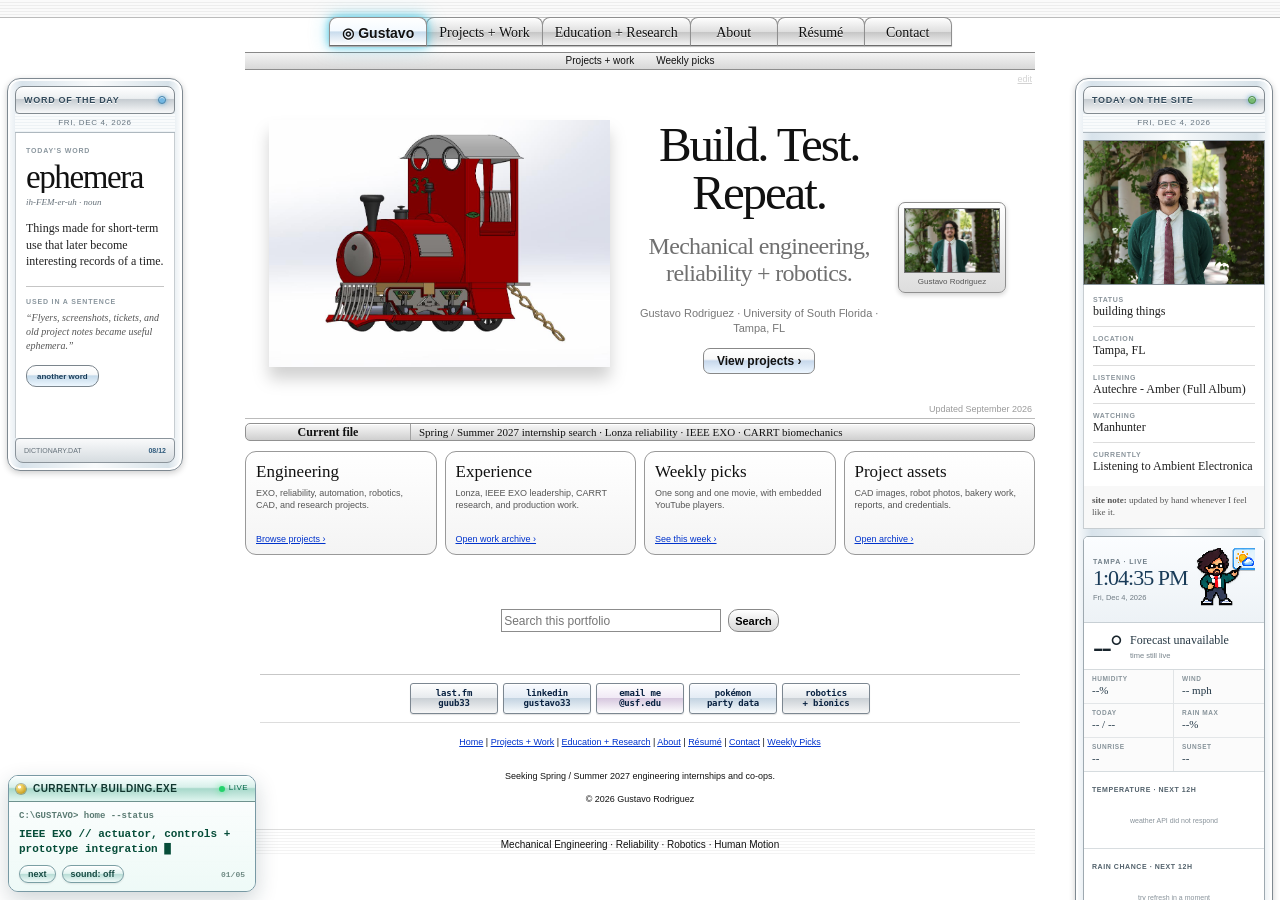
<file: index.html>
<!doctype html>
<html lang="en"><head><meta charset="utf-8"/><meta content="width=device-width,initial-scale=1" name="viewport"/><meta content="Gustavorodriguezpc" name="author"/><meta content="Gustavo Rodriguez mechanical engineering portfolio." name="description"/><title>Gustavo Rodriguez</title><link href="bootstrap.min.css" rel="stylesheet"/><link href="styles.css" rel="stylesheet"/></head><body data-page="home">
<aside aria-label="Word of the day" class="daily-dock left"><section class="daily-card"><div class="daily-titlebar"><span>WORD OF THE DAY</span><span class="daily-led"></span></div><div class="daily-date" data-daily-date=""></div><div class="daily-body"><div class="word-kicker">TODAY'S WORD</div><h2 class="daily-word" data-word=""></h2><div class="word-meta"><span data-pronunciation=""></span> · <span data-pos=""></span></div><p class="word-definition" data-definition=""></p><div class="word-rule"></div><div class="word-example-label">USED IN A SENTENCE</div><p class="word-example" data-example=""></p><button class="mini-aqua" data-next-word="" type="button">another word</button></div><div class="daily-status"><span>DICTIONARY.DAT</span><b data-word-index="">01/12</b></div></section></aside>
<aside aria-label="Today on Gustavo's site" class="daily-dock right"><section class="daily-card"><div class="daily-titlebar"><span>TODAY ON THE SITE</span><span class="daily-led alt"></span></div><div class="daily-date" data-daily-date=""></div><div class="site-photo"><img alt="Gustavo Rodriguez" id="sideHeadshot" src="gustavo-headshot-horizontal.webp"/></div><div class="site-lines"><div><small>STATUS</small><strong id="sideStatus">building things</strong></div><div><small>LOCATION</small><strong>Tampa, FL</strong></div><div><small>LISTENING</small><strong id="sideSong">Failure's "Stuck on You"</strong></div><div><small>WATCHING</small><strong id="sideMovie">This Battery Doesn't Need Lithium and It Just Hit Mass Production</strong></div><div><small>CURRENTLY</small><strong id="sideCurrent">EXO + reliability</strong></div></div><div class="site-note"><b>site note:</b> updated by hand whenever I feel like it.</div><div class="daily-status"><span>PERSONAL.HTML</span><b class="online-dot">ONLINE</b></div></section></aside>
<div class="top-lines"></div>
<div class="wrap">
<nav aria-label="Main pages" class="tabs"><a class="tab home active" href="index.html">◎ Gustavo</a><a class="tab" href="work.html">Work</a><a class="tab" href="education.html">Education</a><a class="tab" href="projects.html">Projects</a><a class="tab" href="about.html">About</a><a class="tab" href="resume.html">Résumé</a><a class="tab" href="contact.html">Contact</a></nav>
<nav aria-label="Utility pages" class="subnav"><a href="assets.html">Project Assets</a><a href="media.html">Weekly Picks</a></nav>
<main class="page-main">
<section class="hero" id="home"><div class="hero-grid"><div class="hero-image"><img alt="Gustavo Rodriguez steam locomotive CAD project" src="img-000.png"/></div><div class="hero-copy"><div class="hero-intro"><div class="hero-copy-text"><h1>Build. Test. Repeat.</h1><p class="dek">Mechanical engineering,<br/>reliability + robotics.</p><div class="small">Gustavo Rodriguez · University of South Florida · Tampa, FL</div><a class="cta" href="projects.html">View projects ›</a></div><div class="headshot-card"><img alt="Portrait of Gustavo Rodriguez" id="gustavoHeadshot" src="gustavo-headshot-horizontal.webp"/><small>Gustavo Rodriguez</small></div></div></div></div><div class="hero-date">Updated September 2026</div></section>
<div class="newsbar"><b>Current file</b><span id="newsStatus">Spring / Summer 2027 internship search · Lonza reliability · IEEE EXO · CARRT biomechanics</span></div>
<div class="quick-links">
<div class="quick-link"><h3>Engineering</h3><p>EXO, reliability, automation, robotics, CAD, and research projects.</p><a href="projects.html">Browse projects ›</a></div>
<div class="quick-link"><h3>Experience</h3><p>Lonza, IEEE EXO leadership, CARRT research, and production work.</p><a href="work.html">Open work archive ›</a></div>
<div class="quick-link"><h3>Weekly picks</h3><p>One song and one movie, with embedded YouTube players.</p><a href="media.html">See this week ›</a></div>
<div class="quick-link"><h3>Project assets</h3><p>CAD images, robot photos, bakery work, reports, and credentials.</p><a href="assets.html">Open archive ›</a></div>
</div>
</main>
<div class="search no-print"><input aria-label="Search portfolio" id="siteSearch" placeholder="Search this portfolio"/><button id="searchBtn" type="button">Search</button></div>
<div class="search-msg no-print" id="searchMsg"></div>
<footer class="footer"><div class="map"><a href="index.html">Home</a> | <a href="work.html">Work</a> | <a href="education.html">Education</a> | <a href="projects.html">Projects</a> | <a href="about.html">About</a> | <a href="resume.html">Résumé</a> | <a href="contact.html">Contact</a> | <a href="media.html">Weekly Picks</a> | <a href="assets.html">Assets</a></div><div>Seeking Spring / Summer 2027 engineering internships and co-ops.</div><div style="margin-top:7px">© 2026 Gustavo Rodriguez</div><div class="server">Mechanical Engineering · Reliability · Robotics · Human Motion</div></footer>
</div>
<script src="site-data.js"></script><script src="project-media.js"></script><script src="portfolio-content.js"></script><script src="content-editor.js"></script><script src="bootstrap.bundle.min.js"></script><script src="site.js"></script>
</body></html>
</file>
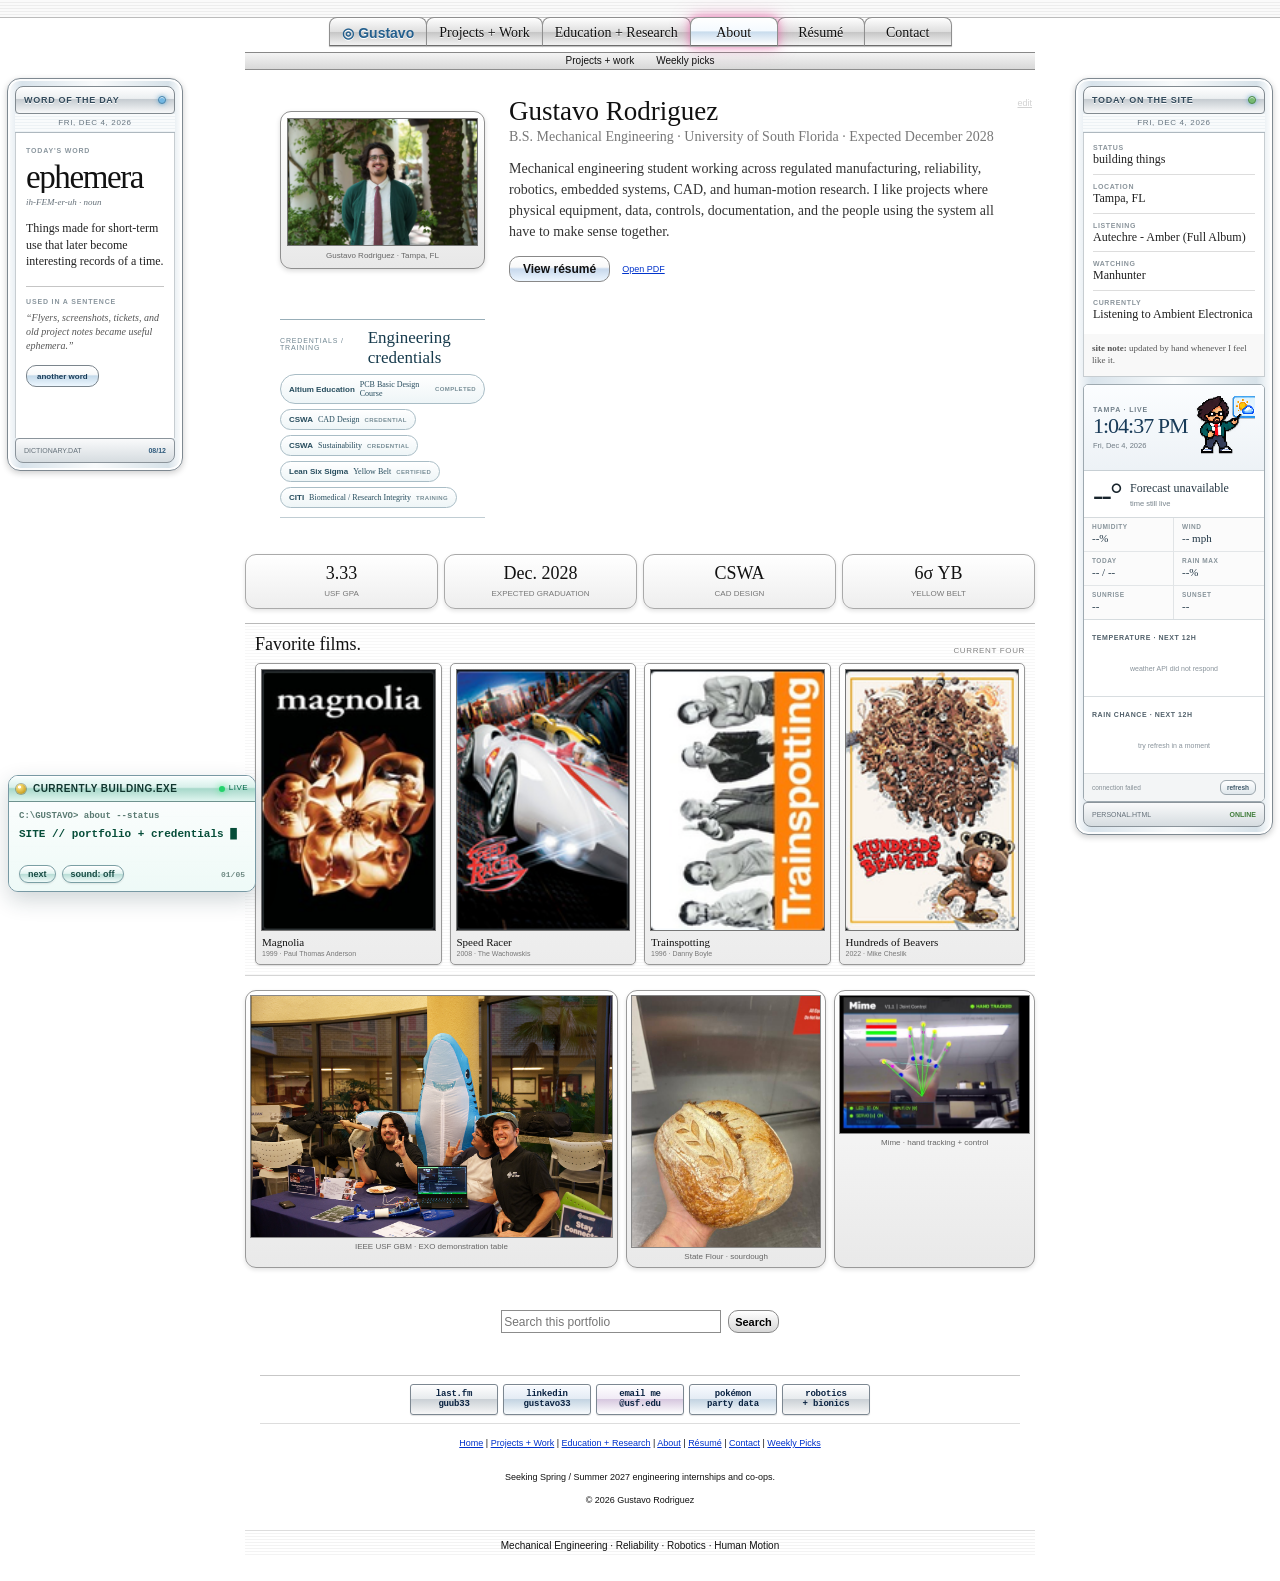
<file: about.html>
<!doctype html>
<html lang="en"><head><meta charset="utf-8"/><meta content="width=device-width,initial-scale=1" name="viewport"/><meta content="Gustavorodriguezpc" name="author"/><meta content="About Gustavo Rodriguez, mechanical engineering student at USF." name="description"/><title>About | Gustavo Rodriguez</title><link href="bootstrap.min.css" rel="stylesheet"/><link href="styles.css" rel="stylesheet"/></head><body data-page="about">
<aside aria-label="Word of the day" class="daily-dock left"><section class="daily-card"><div class="daily-titlebar"><span>WORD OF THE DAY</span><span class="daily-led"></span></div><div class="daily-date" data-daily-date=""></div><div class="daily-body"><div class="word-kicker">TODAY'S WORD</div><h2 class="daily-word" data-word=""></h2><div class="word-meta"><span data-pronunciation=""></span> · <span data-pos=""></span></div><p class="word-definition" data-definition=""></p><div class="word-rule"></div><div class="word-example-label">USED IN A SENTENCE</div><p class="word-example" data-example=""></p><button class="mini-aqua" data-next-word="" type="button">another word</button></div><div class="daily-status"><span>DICTIONARY.DAT</span><b data-word-index="">01/12</b></div></section></aside>
<aside aria-label="Today on Gustavo's site" class="daily-dock right"><section class="daily-card"><div class="daily-titlebar"><span>TODAY ON THE SITE</span><span class="daily-led alt"></span></div><div class="daily-date" data-daily-date=""></div><div class="site-photo"><img alt="Gustavo Rodriguez" id="sideHeadshot" src="gustavo-headshot-horizontal.webp"/></div><div class="site-lines"><div><small>STATUS</small><strong id="sideStatus">building things</strong></div><div><small>LOCATION</small><strong>Tampa, FL</strong></div><div><small>LISTENING</small><strong id="sideSong">Failure's "Stuck on You"</strong></div><div><small>WATCHING</small><strong id="sideMovie">This Battery Doesn't Need Lithium and It Just Hit Mass Production</strong></div><div><small>CURRENTLY</small><strong id="sideCurrent">EXO + reliability</strong></div></div><div class="site-note"><b>site note:</b> updated by hand whenever I feel like it.</div><div class="daily-status"><span>PERSONAL.HTML</span><b class="online-dot">ONLINE</b></div></section></aside>
<div class="top-lines"></div>
<div class="wrap">
<nav aria-label="Main pages" class="tabs"><a class="tab home" href="index.html">◎ Gustavo</a><a class="tab" href="work.html">Work</a><a class="tab" href="education.html">Education</a><a class="tab" href="projects.html">Projects</a><a class="tab active" href="about.html">About</a><a class="tab" href="resume.html">Résumé</a><a class="tab" href="contact.html">Contact</a></nav>
<nav aria-label="Utility pages" class="subnav"><a href="assets.html">Project Assets</a><a href="media.html">Weekly Picks</a></nav>
<main class="page-main">
<section class="about-wrap" id="about"><button class="about-edit" id="aboutEditBtn" title="Edit site" type="button">edit</button><div class="about-profile"><div class="about-photo-card"><img alt="Portrait of Gustavo Rodriguez" id="aboutHeadshot" src="gustavo-headshot-vertical.webp"/><div class="about-photo-caption">Gustavo Rodriguez · Tampa, FL</div></div><div class="about-profile-copy"><h2 class="section-title">Gustavo Rodriguez</h2><div class="section-sub">B.S. Mechanical Engineering · University of South Florida · Expected December 2028</div><p class="about-copy" id="aboutCopy">Mechanical engineering student working across regulated manufacturing, reliability, robotics, embedded systems, CAD, and human-motion research. I like projects where physical equipment, data, controls, documentation, and the people using the system all have to make sense together.</p><div class="about-actions-row"><a class="aqua-btn" href="resume.html">View résumé</a><a class="about-text-link" href="Gustavo_Rodriguez_IEEE.pdf" target="_blank" rel="noopener">Open PDF</a></div></div></div><div class="about-stats"><div class="stat"><strong>3.33</strong><small>USF GPA</small></div><div class="stat"><strong>Dec. 2028</strong><small>Expected graduation</small></div><div class="stat"><strong>CSWA</strong><small>CAD Design</small></div><div class="stat"><strong>6σ YB</strong><small>Yellow Belt</small></div></div><div class="about-photo-grid" aria-label="Featured snapshots and projects"><a class="snapshot-link wide gallery-launch" href="#" data-gallery-open="gbm"><figure class="about-snapshot wide"><img src="gbm-gbm-exo-table.png" alt="Gustavo Rodriguez and IEEE USF members at the EXO demonstration table during a GBM"/><figcaption>IEEE USF GBM · EXO demonstration table</figcaption></figure></a><a class="snapshot-link gallery-launch" href="#" data-gallery-open="bakery"><figure class="about-snapshot"><img src="sourdoughstateflour.jpg" alt="Sourdough loaf baked by Gustavo Rodriguez"/><figcaption>State Flour · sourdough</figcaption></figure></a><a class="snapshot-link gallery-launch" href="#" data-gallery-open="mime"><figure class="about-snapshot"><img src="mime-mime-open-hand.png" alt="Mime hand tracking interface with MediaPipe finger landmarks"/><figcaption>Mime · hand tracking + control</figcaption></figure></a></div></section>

<section class="achievement-cabinet aqua-window" id="achievementCabinet" aria-labelledby="achievementCabinetTitle">
  <div class="achievement-titlebar"><span id="achievementCabinetTitle">ACHIEVEMENT CABINET</span><span class="achievement-led" aria-hidden="true"></span></div>
  <div class="achievement-grid">
    <a class="achievement-badge" href="cswa-cad-design.pdf" target="_blank" rel="noopener"><span class="achievement-medal">CAD</span><strong>CSWA CAD Design</strong><small>SolidWorks credential</small></a>
    <a class="achievement-badge" href="cswa-sustainability.pdf" target="_blank" rel="noopener"><span class="achievement-medal">SUS</span><strong>CSWA Sustainability</strong><small>Design + sustainability</small></a>
    <div class="achievement-badge"><span class="achievement-medal">6σ</span><strong>Six Sigma Yellow Belt</strong><small>Continuous improvement</small></div>
    <a class="achievement-badge" href="electronics-foundations.pdf" target="_blank" rel="noopener"><span class="achievement-medal">EE</span><strong>Electronics Foundations</strong><small>Fundamentals</small></a>
    <a class="achievement-badge" href="citi-research-integrity.pdf" target="_blank" rel="noopener"><span class="achievement-medal">RCR</span><strong>Research Integrity</strong><small>CITI training</small></a>
    <a class="achievement-badge" href="citi-biomedical-investigators.pdf" target="_blank" rel="noopener"><span class="achievement-medal">BIO</span><strong>Biomedical Research</strong><small>CITI training</small></a>
  </div>
</section>

</main>
<div class="search no-print"><input aria-label="Search portfolio" id="siteSearch" placeholder="Search this portfolio"/><button id="searchBtn" type="button">Search</button></div>
<div class="search-msg no-print" id="searchMsg"></div>
<footer class="footer"><div class="map"><a href="index.html">Home</a> | <a href="work.html">Work</a> | <a href="education.html">Education</a> | <a href="projects.html">Projects</a> | <a href="about.html">About</a> | <a href="resume.html">Résumé</a> | <a href="contact.html">Contact</a> | <a href="media.html">Weekly Picks</a> | <a href="assets.html">Assets</a></div><div>Seeking Spring / Summer 2027 engineering internships and co-ops.</div><div style="margin-top:7px">© 2026 Gustavo Rodriguez</div><div class="server">Mechanical Engineering · Reliability · Robotics · Human Motion</div></footer>
</div>
<div aria-hidden="true" class="modal" id="editorModal"><div class="panel"><div class="panel-title">Personal Site Editor</div><div class="panel-body">
<div class="formgrid"><fieldset><legend>About + status</legend>
<label for="aboutInput">About copy</label><textarea id="aboutInput"></textarea>
<label for="statusInput">Side status</label><input id="statusInput" type="text"/>
<label for="currentInput">Currently</label><input id="currentInput" type="text"/>
<label for="headshotInput">Headshot image URL or local path</label><input id="headshotInput" type="text"/>
</fieldset><fieldset><legend>Weekly media</legend>
<label for="songUrl">Song YouTube URL</label><input id="songUrl" type="text"/>
<label for="songTitleInput">Song title</label><input id="songTitleInput" type="text"/>
<label for="songNoteInput">Song note</label><textarea id="songNoteInput"></textarea>
<label for="movieUrl">Movie YouTube URL</label><input id="movieUrl" type="text"/>
<label for="movieTitleInput">Movie title</label><input id="movieTitleInput" type="text"/>
<label for="movieNoteInput">Movie note</label><textarea id="movieNoteInput"></textarea>
</fieldset></div>
<div class="editor-note">Save updates this browser across every page. “Download site-data.js” creates the one file to replace in the GitHub folder when you want the edits to become permanent.</div>
<div class="panel-actions"><button class="aqua-btn" id="closeEditor" type="button">Cancel</button><button class="aqua-btn" id="resetEditor" type="button">Reset</button><button class="aqua-btn" id="saveEditor" type="button">Save</button><button class="aqua-btn" id="downloadEditor" type="button">Download site-data.js</button></div>
</div></div></div>
<script src="site-data.js"></script><script src="project-media.js"></script><script src="portfolio-content.js"></script><script src="content-editor.js"></script><script src="bootstrap.bundle.min.js"></script><script src="site.js"></script>
</body></html>
</file>
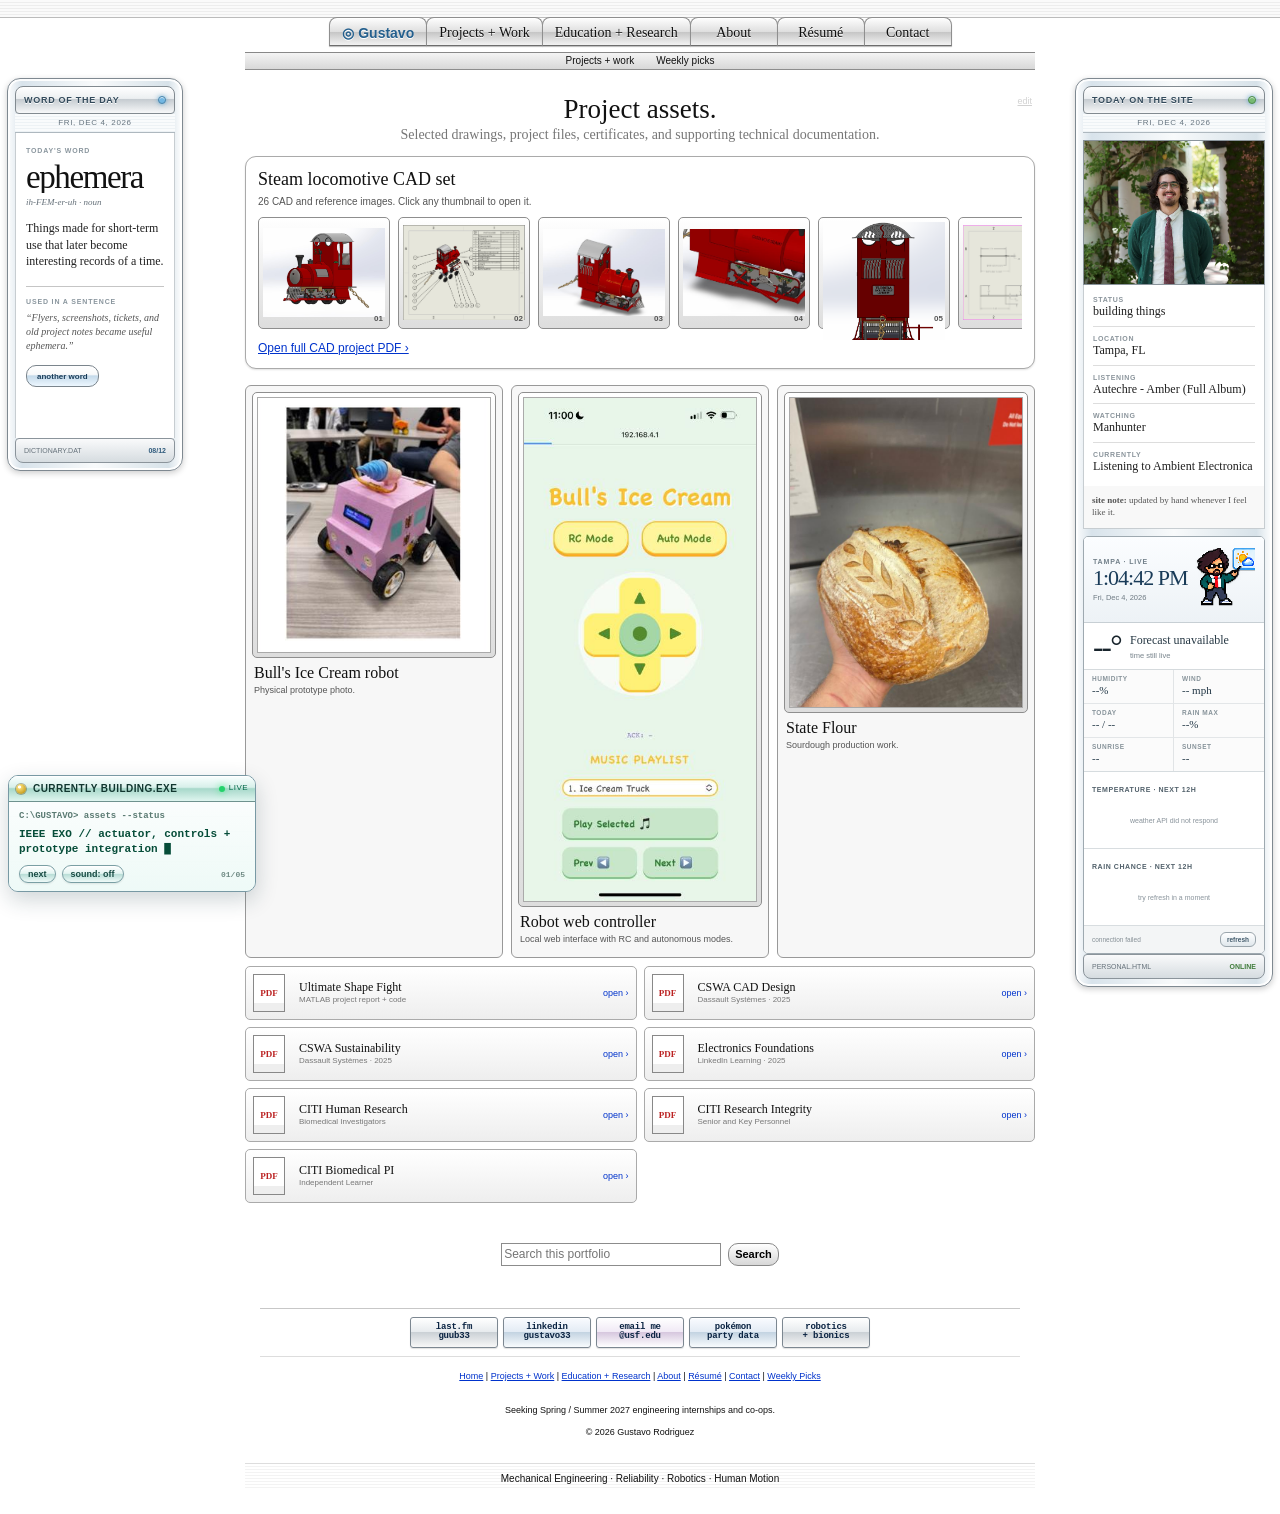
<file: assets.html>
<!DOCTYPE html>

<html lang="en"><head><meta charset="utf-8"/><meta content="width=device-width,initial-scale=1" name="viewport"/><meta content="Gustavorodriguezpc" name="author"/><meta content="Project assets, CAD images, reports, and credentials for Gustavo Rodriguez." name="description"/><title>Assets | Gustavo Rodriguez</title><link href="bootstrap.min.css" rel="stylesheet"/><link href="styles.css" rel="stylesheet"/></head><body data-page="assets">
<aside aria-label="Word of the day" class="daily-dock left"><section class="daily-card"><div class="daily-titlebar"><span>WORD OF THE DAY</span><span class="daily-led"></span></div><div class="daily-date" data-daily-date=""></div><div class="daily-body"><div class="word-kicker">TODAY'S WORD</div><h2 class="daily-word" data-word=""></h2><div class="word-meta"><span data-pronunciation=""></span> · <span data-pos=""></span></div><p class="word-definition" data-definition=""></p><div class="word-rule"></div><div class="word-example-label">USED IN A SENTENCE</div><p class="word-example" data-example=""></p><button class="mini-aqua" data-next-word="" type="button">another word</button></div><div class="daily-status"><span>DICTIONARY.DAT</span><b data-word-index="">01/12</b></div></section></aside>
<aside aria-label="Today on Gustavo's site" class="daily-dock right"><section class="daily-card"><div class="daily-titlebar"><span>TODAY ON THE SITE</span><span class="daily-led alt"></span></div><div class="daily-date" data-daily-date=""></div><div class="site-photo"><img alt="Gustavo Rodriguez" id="sideHeadshot" src="gustavo-headshot-horizontal.webp"/></div><div class="site-lines"><div><small>STATUS</small><strong id="sideStatus">building things</strong></div><div><small>LOCATION</small><strong>Tampa, FL</strong></div><div><small>LISTENING</small><strong id="sideSong">Failure's "Stuck on You"</strong></div><div><small>WATCHING</small><strong id="sideMovie">This Battery Doesn't Need Lithium and It Just Hit Mass Production</strong></div><div><small>CURRENTLY</small><strong id="sideCurrent">EXO + reliability</strong></div></div><div class="site-note"><b>site note:</b> updated by hand whenever I feel like it.</div><div class="daily-status"><span>PERSONAL.HTML</span><b class="online-dot">ONLINE</b></div></section></aside>
<div class="top-lines"></div>
<div class="wrap">
<nav aria-label="Main pages" class="tabs"><a class="tab home" href="index.html">◎ Gustavo</a><a class="tab" href="work.html">Work</a><a class="tab" href="education.html">Education</a><a class="tab" href="projects.html">Projects</a><a class="tab" href="about.html">About</a><a class="tab" href="resume.html">Résumé</a><a class="tab" href="contact.html">Contact</a></nav>
<nav aria-label="Utility pages" class="subnav"><a class="active" href="assets.html">Project Assets</a><a href="media.html">Weekly Picks</a></nav>
<main class="page-main">
<section id="assets"><h2 class="section-title">Project assets.</h2><div class="section-sub">Selected drawings, project files, certificates, and supporting technical documentation.</div><div class="section-box"><h3 style="font:18px Georgia,serif;font-weight:normal;margin:0 0 5px">Steam locomotive CAD set</h3><p style="font-size:10px;color:#555;margin:0">31 CAD and reference images. Click any thumbnail to open it.</p><div class="asset-strip"><button aria-label="Open CAD asset 1" class="asset-thumb" data-lightbox="img-000.png" type="button"><img alt="Steam locomotive CAD asset 1" loading="lazy" src="img-000.png"/><span>01</span></button>
<button aria-label="Open CAD asset 2" class="asset-thumb" data-lightbox="img-001.png" type="button"><img alt="Steam locomotive CAD asset 2" loading="lazy" src="img-001.png"/><span>02</span></button>
<button aria-label="Open CAD asset 3" class="asset-thumb" data-lightbox="img-002.png" type="button"><img alt="Steam locomotive CAD asset 3" loading="lazy" src="img-002.png"/><span>03</span></button>
<button aria-label="Open CAD asset 4" class="asset-thumb" data-lightbox="img-003.png" type="button"><img alt="Steam locomotive CAD asset 4" loading="lazy" src="img-003.png"/><span>04</span></button>
<button aria-label="Open CAD asset 5" class="asset-thumb" data-lightbox="img-004.png" type="button"><img alt="Steam locomotive CAD asset 5" loading="lazy" src="img-004.png"/><span>05</span></button>
<button aria-label="Open CAD asset 6" class="asset-thumb" data-lightbox="img-005.png" type="button"><img alt="Steam locomotive CAD asset 6" loading="lazy" src="img-005.png"/><span>06</span></button>
<button aria-label="Open CAD asset 7" class="asset-thumb" data-lightbox="img-006.png" type="button"><img alt="Steam locomotive CAD asset 7" loading="lazy" src="img-006.png"/><span>07</span></button>
<button aria-label="Open CAD asset 8" class="asset-thumb" data-lightbox="img-007.png" type="button"><img alt="Steam locomotive CAD asset 8" loading="lazy" src="img-007.png"/><span>08</span></button>
<button aria-label="Open CAD asset 9" class="asset-thumb" data-lightbox="img-008.png" type="button"><img alt="Steam locomotive CAD asset 9" loading="lazy" src="img-008.png"/><span>09</span></button>
<button aria-label="Open CAD asset 10" class="asset-thumb" data-lightbox="img-009.png" type="button"><img alt="Steam locomotive CAD asset 10" loading="lazy" src="img-009.png"/><span>10</span></button>
<button aria-label="Open CAD asset 11" class="asset-thumb" data-lightbox="img-010.png" type="button"><img alt="Steam locomotive CAD asset 11" loading="lazy" src="img-010.png"/><span>11</span></button>
<button aria-label="Open CAD asset 12" class="asset-thumb" data-lightbox="img-011.png" type="button"><img alt="Steam locomotive CAD asset 12" loading="lazy" src="img-011.png"/><span>12</span></button>
<button aria-label="Open CAD asset 13" class="asset-thumb" data-lightbox="img-012.png" type="button"><img alt="Steam locomotive CAD asset 13" loading="lazy" src="img-012.png"/><span>13</span></button>
<button aria-label="Open CAD asset 14" class="asset-thumb" data-lightbox="img-013.png" type="button"><img alt="Steam locomotive CAD asset 14" loading="lazy" src="img-013.png"/><span>14</span></button>
<button aria-label="Open CAD asset 15" class="asset-thumb" data-lightbox="img-014.png" type="button"><img alt="Steam locomotive CAD asset 15" loading="lazy" src="img-014.png"/><span>15</span></button>
<button aria-label="Open CAD asset 16" class="asset-thumb" data-lightbox="img-015.png" type="button"><img alt="Steam locomotive CAD asset 16" loading="lazy" src="img-015.png"/><span>16</span></button>
<button aria-label="Open CAD asset 17" class="asset-thumb" data-lightbox="img-016.png" type="button"><img alt="Steam locomotive CAD asset 17" loading="lazy" src="img-016.png"/><span>17</span></button>
<button aria-label="Open CAD asset 18" class="asset-thumb" data-lightbox="img-017.png" type="button"><img alt="Steam locomotive CAD asset 18" loading="lazy" src="img-017.png"/><span>18</span></button>
<button aria-label="Open CAD asset 19" class="asset-thumb" data-lightbox="img-018.png" type="button"><img alt="Steam locomotive CAD asset 19" loading="lazy" src="img-018.png"/><span>19</span></button>
<button aria-label="Open CAD asset 20" class="asset-thumb" data-lightbox="img-019.png" type="button"><img alt="Steam locomotive CAD asset 20" loading="lazy" src="img-019.png"/><span>20</span></button>
<button aria-label="Open CAD asset 21" class="asset-thumb" data-lightbox="img-020.png" type="button"><img alt="Steam locomotive CAD asset 21" loading="lazy" src="img-020.png"/><span>21</span></button>

<button aria-label="Open CAD asset 23" class="asset-thumb" data-lightbox="img-022.png" type="button"><img alt="Steam locomotive CAD asset 23" loading="lazy" src="img-022.png"/><span>23</span></button>
<button aria-label="Open CAD asset 24" class="asset-thumb" data-lightbox="img-023.png" type="button"><img alt="Steam locomotive CAD asset 24" loading="lazy" src="img-023.png"/><span>24</span></button>
<button aria-label="Open CAD asset 25" class="asset-thumb" data-lightbox="img-024.png" type="button"><img alt="Steam locomotive CAD asset 25" loading="lazy" src="img-024.png"/><span>25</span></button>





</div><a href="steam-locomotive-cad-project.pdf" rel="noopener" target="_blank">Open full CAD project PDF ›</a></div><div class="project-assets"><article class="asset-card"><button class="asset-thumb" data-lightbox="bullsicecream.png" style="width:100%;height:auto" type="button"><img alt="Bull's Ice Cream robot" loading="lazy" src="bullsicecream.png"/></button><h3>Bull's Ice Cream robot</h3><p>Physical prototype photo.</p></article><article class="asset-card"><button class="asset-thumb" data-lightbox="webhostbullsicecream.jpg" style="width:100%;height:auto" type="button"><img alt="Bull's Ice Cream web controller" loading="lazy" src="webhostbullsicecream.jpg"/></button><h3>Robot web controller</h3><p>Local web interface with RC and autonomous modes.</p></article><article class="asset-card"><button class="asset-thumb" data-lightbox="sourdoughstateflour.jpg" style="width:100%;height:auto" type="button"><img alt="Sourdough loaf from State Flour Bakery" loading="lazy" src="sourdoughstateflour.jpg"/></button><h3>State Flour</h3><p>Sourdough production work.</p></article></div><div class="doc-grid"><a class="doc" href="ultimate-shape-fight.pdf" target="_blank"><span class="doc-icon">PDF</span><span><b>Ultimate Shape Fight</b><small>MATLAB project report + code</small></span><em>open ›</em></a><a class="doc" href="cswa-cad-design.pdf" target="_blank"><span class="doc-icon">PDF</span><span><b>CSWA CAD Design</b><small>Dassault Systèmes · 2025</small></span><em>open ›</em></a><a class="doc" href="cswa-sustainability.pdf" target="_blank"><span class="doc-icon">PDF</span><span><b>CSWA Sustainability</b><small>Dassault Systèmes · 2025</small></span><em>open ›</em></a><a class="doc" href="electronics-foundations.pdf" target="_blank"><span class="doc-icon">PDF</span><span><b>Electronics Foundations</b><small>LinkedIn Learning · 2025</small></span><em>open ›</em></a><a class="doc" href="citi-biomedical-investigators.pdf" target="_blank"><span class="doc-icon">PDF</span><span><b>CITI Human Research</b><small>Biomedical Investigators</small></span><em>open ›</em></a><a class="doc" href="citi-research-integrity.pdf" target="_blank"><span class="doc-icon">PDF</span><span><b>CITI Research Integrity</b><small>Senior and Key Personnel</small></span><em>open ›</em></a><a class="doc" href="citi-biomedical-pi.pdf" target="_blank"><span class="doc-icon">PDF</span><span><b>CITI Biomedical PI</b><small>Independent Learner</small></span><em>open ›</em></a></div></section>
</main>
<div class="search no-print"><input aria-label="Search portfolio" id="siteSearch" placeholder="Search this portfolio"/><button id="searchBtn" type="button">Search</button></div>
<div class="search-msg no-print" id="searchMsg"></div>
<footer class="footer"><div class="map"><a href="index.html">Home</a> | <a href="work.html">Work</a> | <a href="education.html">Education</a> | <a href="projects.html">Projects</a> | <a href="about.html">About</a> | <a href="resume.html">Résumé</a> | <a href="contact.html">Contact</a> | <a href="media.html">Weekly Picks</a> | <a href="assets.html">Assets</a></div><div>Seeking Spring / Summer 2027 engineering internships and co-ops.</div><div style="margin-top:7px">© 2026 Gustavo Rodriguez</div><div class="server">Mechanical Engineering · Reliability · Robotics · Human Motion</div></footer>
</div>
<div aria-hidden="true" class="lightbox" id="lightbox"><div class="lightbox-inner"><img alt="Expanded project asset" id="lightboxImg"/><button class="aqua-btn lightbox-close" id="lightboxClose" type="button">Close</button></div></div>
<script src="site-data.js"></script><script src="project-media.js"></script><script src="portfolio-content.js"></script><script src="content-editor.js"></script><script src="bootstrap.bundle.min.js"></script><script src="site.js"></script>
</body></html>
</file>
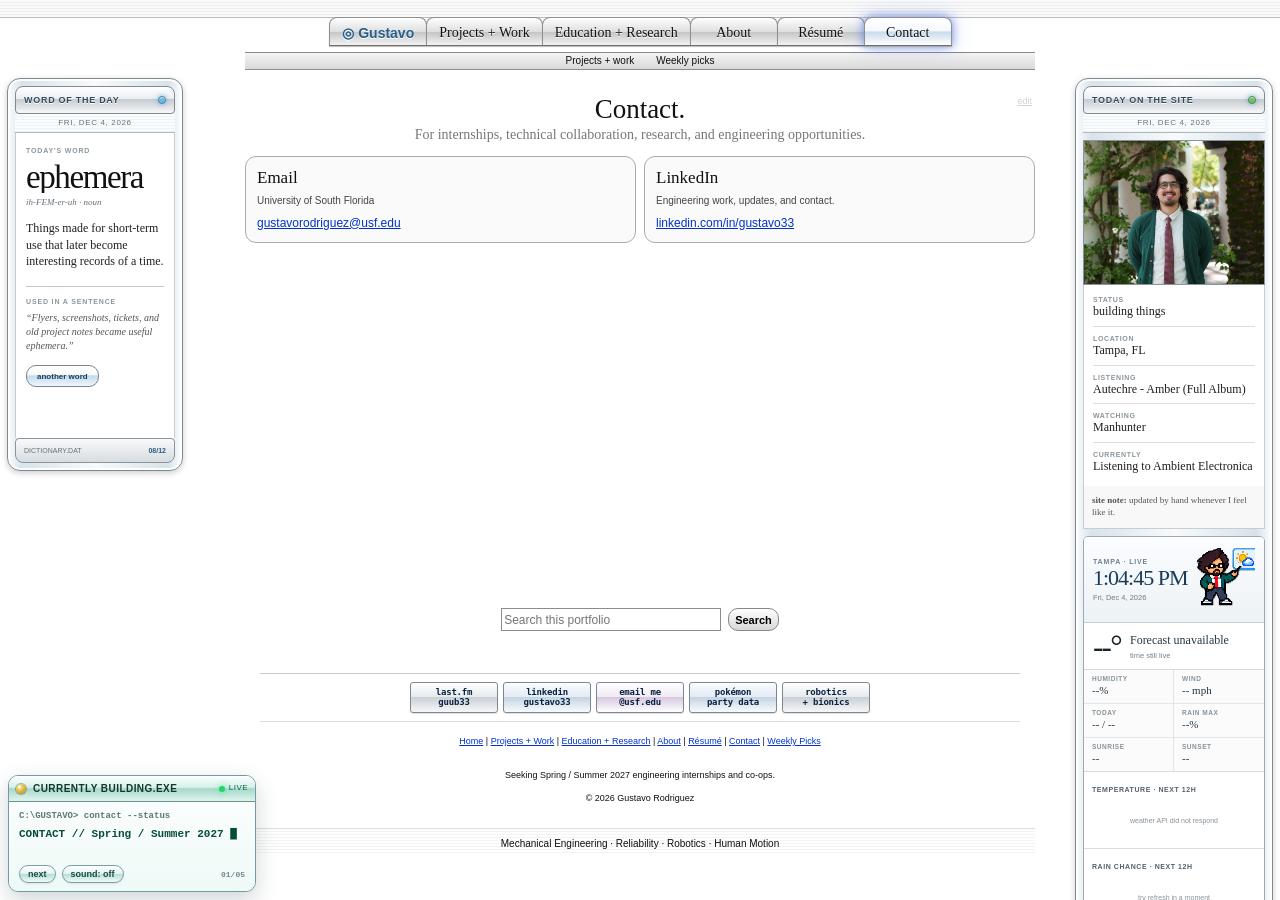
<file: contact.html>
<!doctype html>
<html lang="en"><head><meta charset="utf-8"/><meta content="width=device-width,initial-scale=1" name="viewport"/><meta content="Gustavorodriguezpc" name="author"/><meta content="Contact Gustavo Rodriguez." name="description"/><title>Contact | Gustavo Rodriguez</title><link href="bootstrap.min.css" rel="stylesheet"/><link href="styles.css" rel="stylesheet"/></head><body data-page="contact">
<aside aria-label="Word of the day" class="daily-dock left"><section class="daily-card"><div class="daily-titlebar"><span>WORD OF THE DAY</span><span class="daily-led"></span></div><div class="daily-date" data-daily-date=""></div><div class="daily-body"><div class="word-kicker">TODAY'S WORD</div><h2 class="daily-word" data-word=""></h2><div class="word-meta"><span data-pronunciation=""></span> · <span data-pos=""></span></div><p class="word-definition" data-definition=""></p><div class="word-rule"></div><div class="word-example-label">USED IN A SENTENCE</div><p class="word-example" data-example=""></p><button class="mini-aqua" data-next-word="" type="button">another word</button></div><div class="daily-status"><span>DICTIONARY.DAT</span><b data-word-index="">01/12</b></div></section></aside>
<aside aria-label="Today on Gustavo's site" class="daily-dock right"><section class="daily-card"><div class="daily-titlebar"><span>TODAY ON THE SITE</span><span class="daily-led alt"></span></div><div class="daily-date" data-daily-date=""></div><div class="site-photo"><img alt="Gustavo Rodriguez" id="sideHeadshot" src="gustavo-headshot-horizontal.webp"/></div><div class="site-lines"><div><small>STATUS</small><strong id="sideStatus">building things</strong></div><div><small>LOCATION</small><strong>Tampa, FL</strong></div><div><small>LISTENING</small><strong id="sideSong">Failure's "Stuck on You"</strong></div><div><small>WATCHING</small><strong id="sideMovie">This Battery Doesn't Need Lithium and It Just Hit Mass Production</strong></div><div><small>CURRENTLY</small><strong id="sideCurrent">EXO + reliability</strong></div></div><div class="site-note"><b>site note:</b> updated by hand whenever I feel like it.</div><div class="daily-status"><span>PERSONAL.HTML</span><b class="online-dot">ONLINE</b></div></section></aside>
<div class="top-lines"></div>
<div class="wrap">
<nav aria-label="Main pages" class="tabs"><a class="tab home" href="index.html">◎ Gustavo</a><a class="tab" href="work.html">Work</a><a class="tab" href="education.html">Education</a><a class="tab" href="projects.html">Projects</a><a class="tab" href="about.html">About</a><a class="tab" href="resume.html">Résumé</a><a class="tab active" href="contact.html">Contact</a></nav>
<nav aria-label="Utility pages" class="subnav"><a href="assets.html">Project Assets</a><a href="media.html">Weekly Picks</a></nav>
<main class="page-main">
<section id="contact"><h2 class="section-title">Contact.</h2><div class="section-sub">For internships, technical collaboration, research, and engineering opportunities.</div><div class="contact-grid"><div class="contact-card"><h3>Email</h3><p>University of South Florida</p><a href="mailto:gustavorodriguez@usf.edu" id="emailLink">gustavorodriguez@usf.edu</a></div><div class="contact-card"><h3>LinkedIn</h3><p>Engineering work, updates, and contact.</p><a href="https://www.linkedin.com/in/gustavo33" id="linkedinLink" rel="noopener" target="_blank">linkedin.com/in/gustavo33</a></div></div></section>
</main>
<div class="search no-print"><input aria-label="Search portfolio" id="siteSearch" placeholder="Search this portfolio"/><button id="searchBtn" type="button">Search</button></div>
<div class="search-msg no-print" id="searchMsg"></div>
<footer class="footer"><div class="map"><a href="index.html">Home</a> | <a href="work.html">Work</a> | <a href="education.html">Education</a> | <a href="projects.html">Projects</a> | <a href="about.html">About</a> | <a href="resume.html">Résumé</a> | <a href="contact.html">Contact</a> | <a href="media.html">Weekly Picks</a> | <a href="assets.html">Assets</a></div><div>Seeking Spring / Summer 2027 engineering internships and co-ops.</div><div style="margin-top:7px">© 2026 Gustavo Rodriguez</div><div class="server">Mechanical Engineering · Reliability · Robotics · Human Motion</div></footer>
</div>
<script src="site-data.js"></script><script src="project-media.js"></script><script src="portfolio-content.js"></script><script src="content-editor.js"></script><script src="bootstrap.bundle.min.js"></script><script src="site.js"></script>
</body></html>
</file>
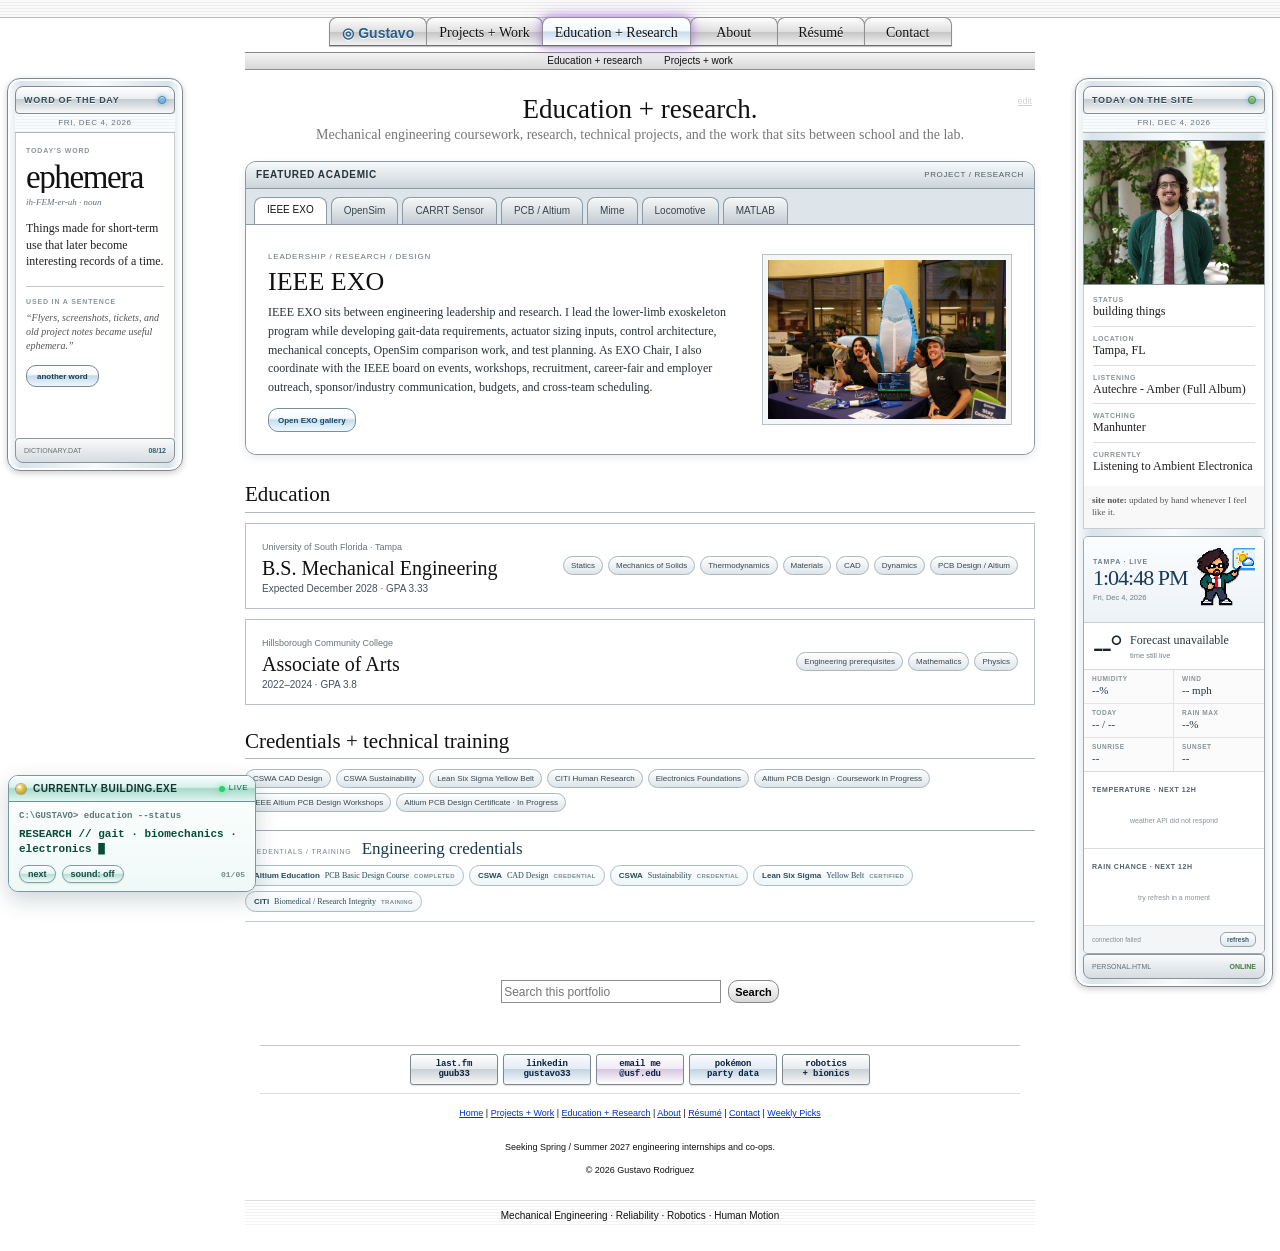
<file: education.html>
<!doctype html>
<html lang="en"><head><meta charset="utf-8"/><meta content="width=device-width,initial-scale=1" name="viewport"/><meta content="Gustavorodriguezpc" name="author"/><meta content="Education, research, and academic engineering work for Gustavo Rodriguez." name="description"/><title>Education | Gustavo Rodriguez</title><link href="bootstrap.min.css" rel="stylesheet"/><link href="styles.css" rel="stylesheet"/></head><body data-page="education">
<aside aria-label="Word of the day" class="daily-dock left"><section class="daily-card"><div class="daily-titlebar"><span>WORD OF THE DAY</span><span class="daily-led"></span></div><div class="daily-date" data-daily-date=""></div><div class="daily-body"><div class="word-kicker">TODAY'S WORD</div><h2 class="daily-word" data-word=""></h2><div class="word-meta"><span data-pronunciation=""></span> · <span data-pos=""></span></div><p class="word-definition" data-definition=""></p><div class="word-rule"></div><div class="word-example-label">USED IN A SENTENCE</div><p class="word-example" data-example=""></p><button class="mini-aqua" data-next-word="" type="button">another word</button></div><div class="daily-status"><span>DICTIONARY.DAT</span><b data-word-index="">01/12</b></div></section></aside>
<aside aria-label="Today on Gustavo's site" class="daily-dock right"><section class="daily-card"><div class="daily-titlebar"><span>TODAY ON THE SITE</span><span class="daily-led alt"></span></div><div class="daily-date" data-daily-date=""></div><div class="site-photo"><img alt="Gustavo Rodriguez" id="sideHeadshot" src="gustavo-headshot-horizontal.webp"/></div><div class="site-lines"><div><small>STATUS</small><strong id="sideStatus">building things</strong></div><div><small>LOCATION</small><strong>Tampa, FL</strong></div><div><small>LISTENING</small><strong id="sideSong">Failure's "Stuck on You"</strong></div><div><small>WATCHING</small><strong id="sideMovie">This Battery Doesn't Need Lithium and It Just Hit Mass Production</strong></div><div><small>CURRENTLY</small><strong id="sideCurrent">EXO + reliability</strong></div></div><div class="site-note"><b>site note:</b> updated by hand whenever I feel like it.</div><div class="daily-status"><span>PERSONAL.HTML</span><b class="online-dot">ONLINE</b></div></section></aside>
<div class="top-lines"></div>
<div class="wrap">
<nav aria-label="Main pages" class="tabs"><a class="tab home" href="index.html">◎ Gustavo</a><a class="tab" href="work.html">Work</a><a class="tab active" href="education.html">Education</a><a class="tab" href="projects.html">Projects</a><a class="tab" href="about.html">About</a><a class="tab" href="resume.html">Résumé</a><a class="tab" href="contact.html">Contact</a></nav>
<nav aria-label="Utility pages" class="subnav"><a href="assets.html">Project Assets</a><a href="media.html">Weekly Picks</a></nav>
<main class="page-main">
<section id="education">
  <h2 class="section-title">Education + research.</h2>
  <div class="section-sub">Mechanical engineering coursework, research, technical projects, and the work that sits between school and the lab.</div>

  <section class="featured-switchboard" aria-label="Featured academic work">
    <div class="featured-switchbar"><b>FEATURED ACADEMIC</b><span>PROJECT / RESEARCH</span></div>
    <div class="featured-tabs" role="tablist">
      <button class="featured-tab active" type="button" data-feature-target="edu-exo">IEEE EXO</button>
      <button class="featured-tab" type="button" data-feature-target="edu-opensim">OpenSim</button>
      <button class="featured-tab" type="button" data-feature-target="edu-carrt-sensor">CARRT Sensor</button>
      <button class="featured-tab" type="button" data-feature-target="edu-pcb">PCB / Altium</button>
      <button class="featured-tab" type="button" data-feature-target="edu-mime">Mime</button>
      <button class="featured-tab" type="button" data-feature-target="edu-loco">Locomotive</button>
      <button class="featured-tab" type="button" data-feature-target="edu-matlab">MATLAB</button>
    </div>
    <div class="featured-panels">
      <article class="featured-panel active" id="edu-exo">
        <div><small>LEADERSHIP / RESEARCH / DESIGN</small><h3>IEEE EXO</h3><p>IEEE EXO sits between engineering leadership and research. I lead the lower-limb exoskeleton program while developing gait-data requirements, actuator sizing inputs, control architecture, mechanical concepts, OpenSim comparison work, and test planning. As EXO Chair, I also coordinate with the IEEE board on events, workshops, recruitment, career-fair and employer outreach, sponsor/industry communication, budgets, and cross-team scheduling.</p><button class="gallery-chip" type="button" data-gallery-open="exo-project">Open EXO gallery</button></div>
        <img src="gbm-gbm-exo-table.png" alt="IEEE EXO project table" loading="lazy">
      </article>
      <article class="featured-panel" id="edu-opensim">
        <div><small>BIOMECHANICS / OPENSIM</small><h3>Gait comparison analysis</h3><p>OpenSim analysis used to compare gait mechanics across healthy and hemiparetic gait datasets. The work focuses on extracting comparable joint behavior, scaling subject models, reviewing gait-cycle differences, and turning those differences into useful inputs for exoskeleton assistance timing and torque requirements.</p></div>
        <div class="featured-placeholder">OS<br><span>gait comparison</span></div>
      </article>
      <article class="featured-panel" id="edu-carrt-sensor">
        <div><small>BIOMECHANICS / EMBEDDED SYSTEMS / SOLIDWORKS</small><h3>Rugby lineout sensor module</h3><p>CARRT project developing a modular ESP32 + IMU sensor for rugby lineout motion capture. I designed the SolidWorks enclosure around ankle and thigh use, shrinking its footprint from 80 × 60 mm to 48 × 36 mm (64.0% smaller). The modular case includes ventilation and integrated adjustable strap slots, replacing the need to depend on athletic tape or an athletic sleeve for retention. The housing was designed around a PCB I helped validate, and I supported PCB/layout decisions aimed at fitting the electronics into the smaller package.</p></div>
        <div class="featured-placeholder">IMU<br><span>ankle + thigh module</span></div>
      </article>
      <article class="featured-panel" id="edu-pcb">
        <div><small>PCB DESIGN / ALTIUM / IEEE WORKSHOPS</small><h3>Altium PCB design coursework + workshops</h3><p>Currently completing Altium Education PCB Design coursework covering schematic capture, board layout, routing, and a hands-on capstone board, while also participating in IEEE Altium PCB design workshops for additional hands-on schematic and layout practice. The Altium Education PCB Design Certificate is in progress.</p></div>
        <div class="featured-placeholder">PCB<br><span>certificate in progress</span></div>
      </article>
      <article class="featured-panel" id="edu-mime">
        <div><small>ROBOTICS / COMPUTER VISION</small><h3>Mime robotic hand</h3><p>5-DOF tendon-actuated robotic hand work combining ESP32 control, PCA9685 servo driving, MG996R actuators, Python, MediaPipe hand tracking, calibration, testing, and interface development.</p><button class="gallery-chip" type="button" data-gallery-open="mime">Open Mime gallery</button></div>
        <img src="mime-mime-open-hand.png" alt="Mime computer vision hand tracking" loading="lazy">
      </article>
      <article class="featured-panel" id="edu-loco">
        <div><small>CAD / SOLIDWORKS</small><h3>Steam Locomotive</h3><p>SolidWorks wind-up steam locomotive keychain project with axle-driven motion, assembly drawings, part drawings, BOM development, motion review, and 3D-print-oriented design documentation.</p><button class="gallery-chip" type="button" data-gallery-open="locomotive">Open CAD gallery</button></div>
        <img src="img-000.png" alt="Steam locomotive CAD model" loading="lazy">
      </article>
      <article class="featured-panel" id="edu-matlab">
        <div><small>MATLAB / PROGRAMMING</small><h3>Ultimate Shape Fight</h3><p>Two-player MATLAB game with selectable characters, attack and counter logic, animated graphics, health tracking, user input, and game-state progression.</p><button class="gallery-chip" type="button" data-gallery-open="shape-fight">Open MATLAB gallery</button></div>
        <img src="shape-fight-1.jpg" alt="Ultimate Shape Fight MATLAB game" loading="lazy">
      </article>
    </div>
  </section>

  <h2 class="subsection-title">Education</h2>
  <div class="education-stack">
    <article class="education-card"><div><small>University of South Florida · Tampa</small><h3>B.S. Mechanical Engineering</h3><p>Expected December 2028 · GPA 3.33</p></div><div class="education-tags"><span>Statics</span><span>Mechanics of Solids</span><span>Thermodynamics</span><span>Materials</span><span>CAD</span><span>Dynamics</span><span>PCB Design / Altium</span></div></article>
    <article class="education-card"><div><small>Hillsborough Community College</small><h3>Associate of Arts</h3><p>2022–2024 · GPA 3.8</p></div><div class="education-tags"><span>Engineering prerequisites</span><span>Mathematics</span><span>Physics</span></div></article>
  </div>

  <h2 class="subsection-title">Credentials + technical training</h2>
  <div class="education-tags credentials-row"><span>CSWA CAD Design</span><span>CSWA Sustainability</span><span>Lean Six Sigma Yellow Belt</span><span>CITI Human Research</span><span>Electronics Foundations</span><span>Altium PCB Design · Coursework in Progress</span><span>IEEE Altium PCB Design Workshops</span><span>Altium PCB Design Certificate · In Progress</span></div>
</section>
</main>
<div class="search no-print"><input aria-label="Search portfolio" id="siteSearch" placeholder="Search this portfolio"/><button id="searchBtn" type="button">Search</button></div>
<div class="search-msg no-print" id="searchMsg"></div>
<footer class="footer"><div class="map"><a href="index.html">Home</a> | <a href="work.html">Work</a> | <a href="education.html">Education</a> | <a href="projects.html">Projects</a> | <a href="about.html">About</a> | <a href="resume.html">Résumé</a> | <a href="contact.html">Contact</a> | <a href="media.html">Weekly Picks</a> | <a href="assets.html">Assets</a></div><div>Seeking Spring / Summer 2027 engineering internships and co-ops.</div><div style="margin-top:7px">© 2026 Gustavo Rodriguez</div><div class="server">Mechanical Engineering · Reliability · Robotics · Human Motion</div></footer>
</div>
<script src="site-data.js"></script><script src="project-media.js"></script><script src="portfolio-content.js"></script><script src="content-editor.js"></script><script src="bootstrap.bundle.min.js"></script><script src="site.js"></script>
</body></html>
</file>
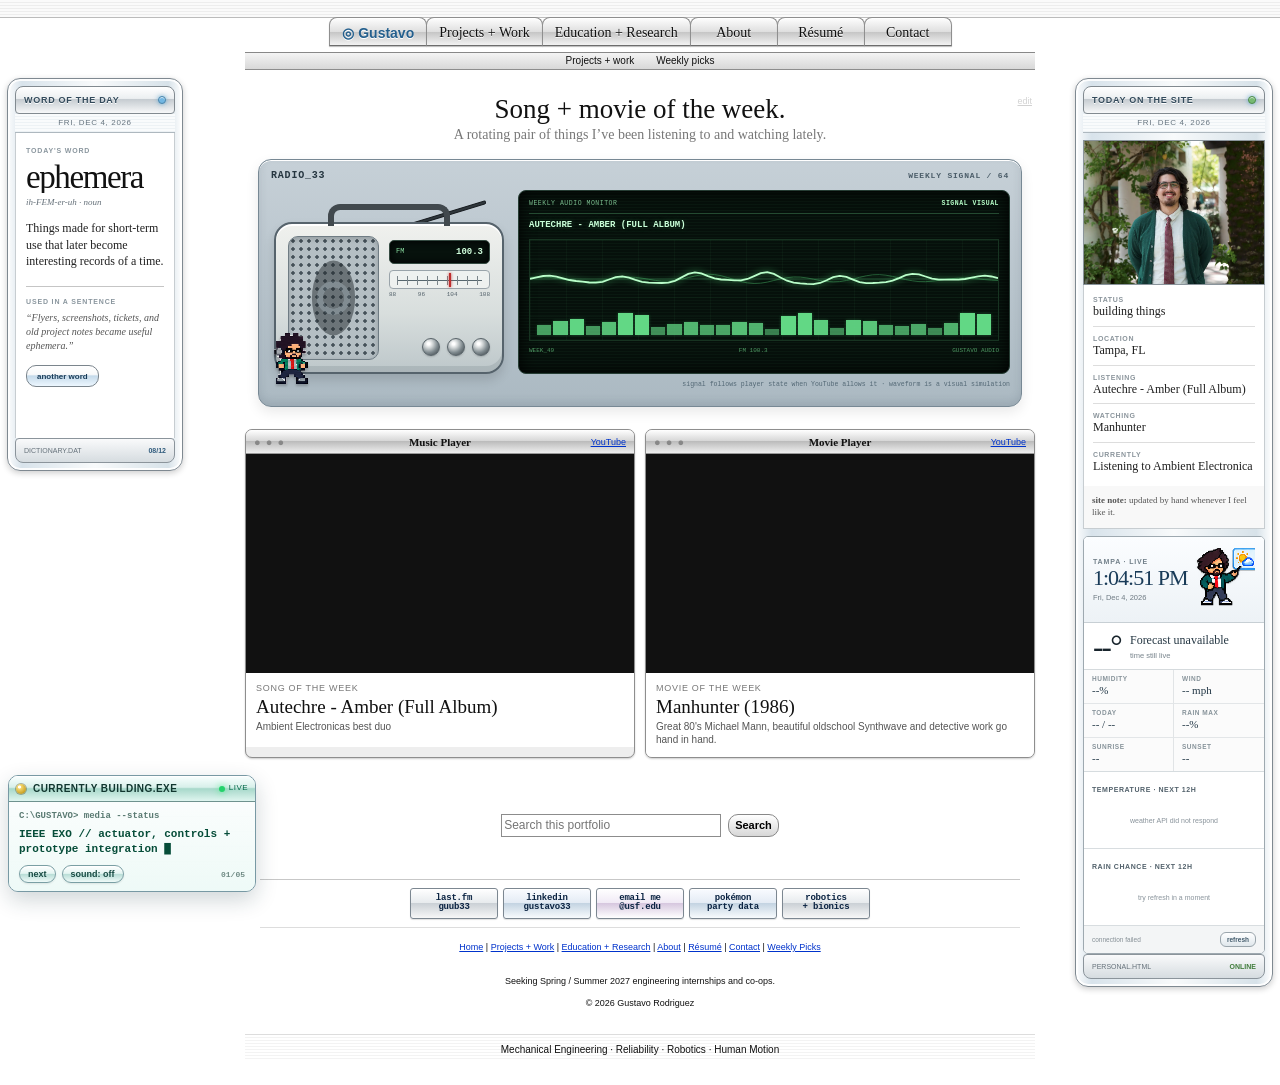
<file: media.html>
<!doctype html>
<html lang="en"><head><meta charset="utf-8"/><meta content="width=device-width,initial-scale=1" name="viewport"/><meta content="Gustavorodriguezpc" name="author"/><meta content="Song and movie of the week from Gustavo Rodriguez." name="description"/><title>Media | Gustavo Rodriguez</title><link href="bootstrap.min.css" rel="stylesheet"/><link href="styles.css" rel="stylesheet"/></head><body data-page="media">
<aside aria-label="Word of the day" class="daily-dock left"><section class="daily-card"><div class="daily-titlebar"><span>WORD OF THE DAY</span><span class="daily-led"></span></div><div class="daily-date" data-daily-date=""></div><div class="daily-body"><div class="word-kicker">TODAY'S WORD</div><h2 class="daily-word" data-word=""></h2><div class="word-meta"><span data-pronunciation=""></span> · <span data-pos=""></span></div><p class="word-definition" data-definition=""></p><div class="word-rule"></div><div class="word-example-label">USED IN A SENTENCE</div><p class="word-example" data-example=""></p><button class="mini-aqua" data-next-word="" type="button">another word</button></div><div class="daily-status"><span>DICTIONARY.DAT</span><b data-word-index="">01/12</b></div></section></aside>
<aside aria-label="Today on Gustavo's site" class="daily-dock right"><section class="daily-card"><div class="daily-titlebar"><span>TODAY ON THE SITE</span><span class="daily-led alt"></span></div><div class="daily-date" data-daily-date=""></div><div class="site-photo"><img alt="Gustavo Rodriguez" id="sideHeadshot" src="gustavo-headshot-horizontal.webp"/></div><div class="site-lines"><div><small>STATUS</small><strong id="sideStatus">building things</strong></div><div><small>LOCATION</small><strong>Tampa, FL</strong></div><div><small>LISTENING</small><strong id="sideSong">Failure's "Stuck on You"</strong></div><div><small>WATCHING</small><strong id="sideMovie">This Battery Doesn't Need Lithium and It Just Hit Mass Production</strong></div><div><small>CURRENTLY</small><strong id="sideCurrent">EXO + reliability</strong></div></div><div class="site-note"><b>site note:</b> updated by hand whenever I feel like it.</div><div class="daily-status"><span>PERSONAL.HTML</span><b class="online-dot">ONLINE</b></div></section></aside>
<div class="top-lines"></div>
<div class="wrap">
<nav aria-label="Main pages" class="tabs"><a class="tab home" href="index.html">◎ Gustavo</a><a class="tab" href="work.html">Work</a><a class="tab" href="education.html">Education</a><a class="tab" href="projects.html">Projects</a><a class="tab" href="about.html">About</a><a class="tab" href="resume.html">Résumé</a><a class="tab" href="contact.html">Contact</a></nav>
<nav aria-label="Utility pages" class="subnav"><a href="assets.html">Project Assets</a><a class="active" href="media.html">Weekly Picks</a></nav>
<main class="page-main">
<section id="media"><h2 class="section-title">Song + movie of the week.</h2><div class="section-sub">A rotating pair of things I’ve been listening to and watching lately.</div><div class="media-grid"><div class="player-box"><div class="player-head"><div class="dotset">● ● ●</div><div>Music Player</div><div class="open"><a href="https://www.youtube.com/watch?v=zUwXt2PPpU8" id="songOpen" rel="noopener" target="_blank">YouTube</a></div></div><div class="video"><iframe allow="accelerometer; autoplay; clipboard-write; encrypted-media; gyroscope; picture-in-picture; web-share" allowfullscreen="" id="songFrame" loading="lazy" src="https://www.youtube-nocookie.com/embed/zUwXt2PPpU8?rel=0" title="Song of the week"></iframe></div><div class="player-info"><div class="label">Song of the week</div><div class="name" id="songTitle">Failure — Stuck on You</div><div class="note" id="songNote">Official 2020 redux video.</div></div></div><div class="player-box"><div class="player-head"><div class="dotset">● ● ●</div><div>Movie Player</div><div class="open"><a href="https://www.youtube.com/watch?v=6MIBsuC9REo" id="movieOpen" rel="noopener" target="_blank">YouTube</a></div></div><div class="video"><iframe allow="accelerometer; autoplay; clipboard-write; encrypted-media; gyroscope; picture-in-picture; web-share" allowfullscreen="" id="movieFrame" loading="lazy" src="https://www.youtube-nocookie.com/embed/6MIBsuC9REo?rel=0" title="Movie of the week"></iframe></div><div class="player-info"><div class="label">Movie of the week</div><div class="name" id="movieTitle">This Battery Doesn't Need Lithium and It Just Hit Mass Production</div><div class="note" id="movieNote">Dr Ben Miles. Sodium-ion battery explainer.</div></div></div></div></section>
</main>
<div class="search no-print"><input aria-label="Search portfolio" id="siteSearch" placeholder="Search this portfolio"/><button id="searchBtn" type="button">Search</button></div>
<div class="search-msg no-print" id="searchMsg"></div>
<footer class="footer"><div class="map"><a href="index.html">Home</a> | <a href="work.html">Work</a> | <a href="education.html">Education</a> | <a href="projects.html">Projects</a> | <a href="about.html">About</a> | <a href="resume.html">Résumé</a> | <a href="contact.html">Contact</a> | <a href="media.html">Weekly Picks</a> | <a href="assets.html">Assets</a></div><div>Seeking Spring / Summer 2027 engineering internships and co-ops.</div><div style="margin-top:7px">© 2026 Gustavo Rodriguez</div><div class="server">Mechanical Engineering · Reliability · Robotics · Human Motion</div></footer>
</div>
<script src="site-data.js"></script><script src="project-media.js"></script><script src="portfolio-content.js"></script><script src="content-editor.js"></script><script src="bootstrap.bundle.min.js"></script><script src="site.js"></script>
</body></html>
</file>
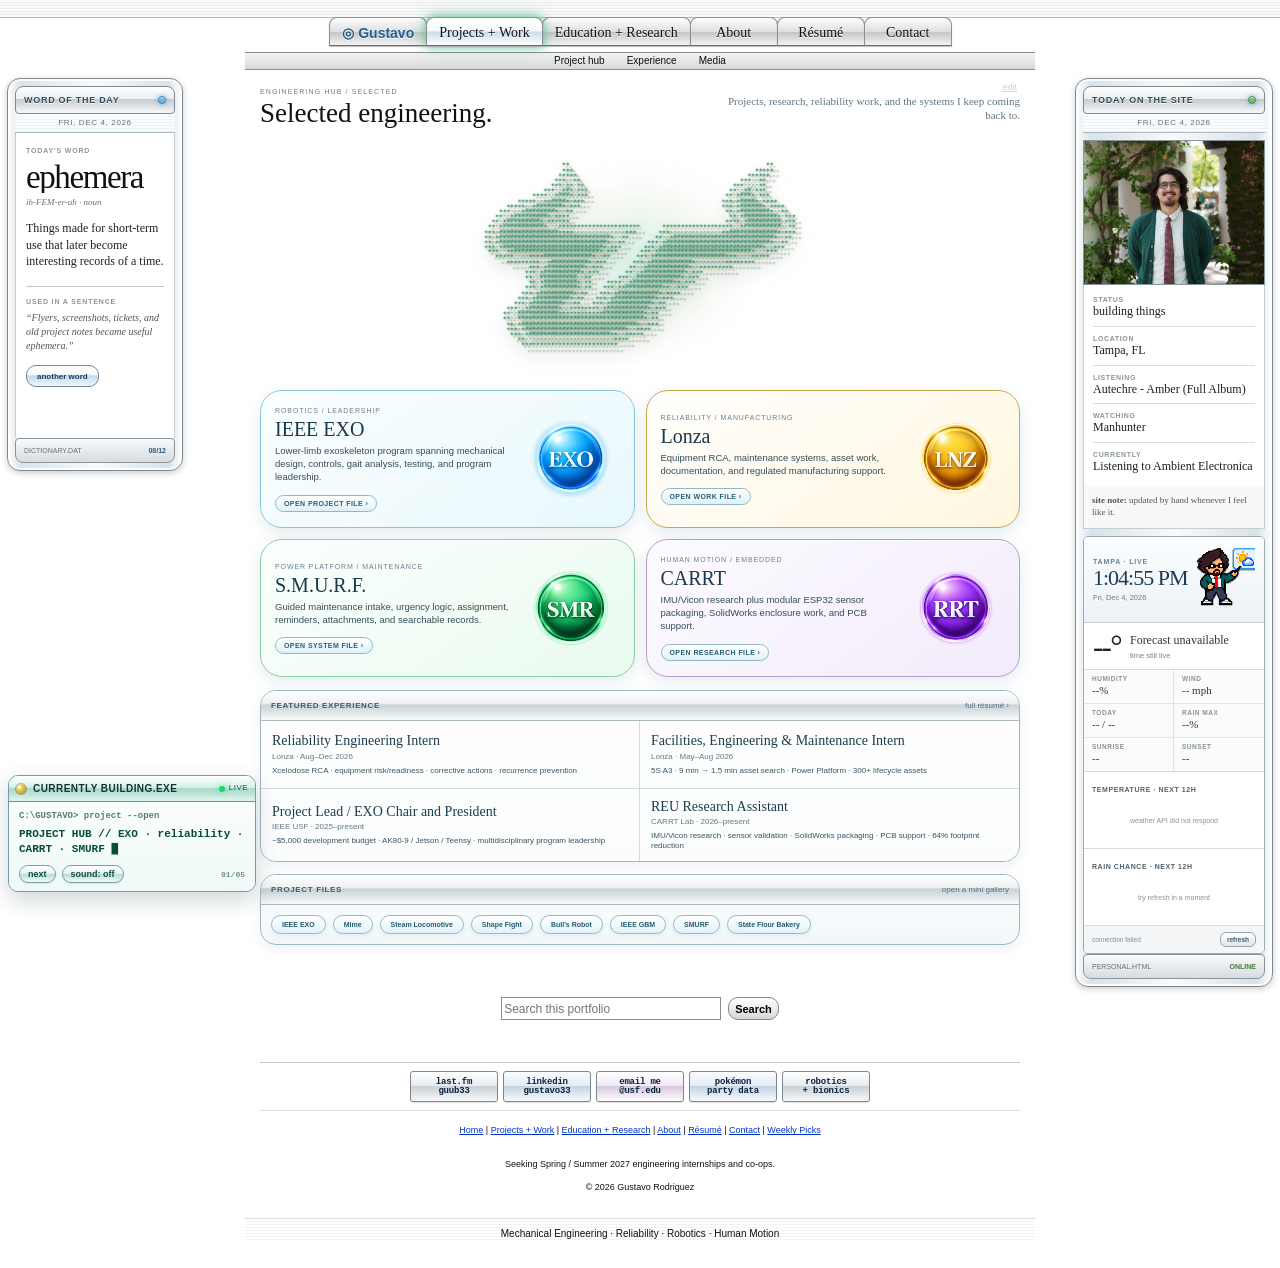
<file: projects.html>
<!doctype html>
<html lang="en"><head><meta charset="utf-8"/><meta content="width=device-width,initial-scale=1" name="viewport"/><meta content="Gustavorodriguezpc" name="author"/><meta content="Selected engineering projects by Gustavo Rodriguez." name="description"/><title>Projects | Gustavo Rodriguez</title><link href="bootstrap.min.css" rel="stylesheet"/><link href="styles.css" rel="stylesheet"/><link href="bull-ascii.css" rel="stylesheet"/></head><body data-page="projects">
<aside aria-label="Word of the day" class="daily-dock left"><section class="daily-card"><div class="daily-titlebar"><span>WORD OF THE DAY</span><span class="daily-led"></span></div><div class="daily-date" data-daily-date=""></div><div class="daily-body"><div class="word-kicker">TODAY'S WORD</div><h2 class="daily-word" data-word=""></h2><div class="word-meta"><span data-pronunciation=""></span> · <span data-pos=""></span></div><p class="word-definition" data-definition=""></p><div class="word-rule"></div><div class="word-example-label">USED IN A SENTENCE</div><p class="word-example" data-example=""></p><button class="mini-aqua" data-next-word="" type="button">another word</button></div><div class="daily-status"><span>DICTIONARY.DAT</span><b data-word-index="">01/12</b></div></section></aside>
<aside aria-label="Today on Gustavo's site" class="daily-dock right"><section class="daily-card"><div class="daily-titlebar"><span>TODAY ON THE SITE</span><span class="daily-led alt"></span></div><div class="daily-date" data-daily-date=""></div><div class="site-photo"><img alt="Gustavo Rodriguez" id="sideHeadshot" src="gustavo-headshot-horizontal.webp"/></div><div class="site-lines"><div><small>STATUS</small><strong id="sideStatus">building things</strong></div><div><small>LOCATION</small><strong>Tampa, FL</strong></div><div><small>LISTENING</small><strong id="sideSong">Failure's "Stuck on You"</strong></div><div><small>WATCHING</small><strong id="sideMovie">This Battery Doesn't Need Lithium and It Just Hit Mass Production</strong></div><div><small>CURRENTLY</small><strong id="sideCurrent">EXO + reliability</strong></div></div><div class="site-note"><b>site note:</b> updated by hand whenever I feel like it.</div><div class="daily-status"><span>PERSONAL.HTML</span><b class="online-dot">ONLINE</b></div></section></aside>
<div class="top-lines"></div>
<div class="wrap">
<nav aria-label="Main pages" class="tabs"><a class="tab home" href="index.html">◎ Gustavo</a><a class="tab active" href="projects.html">Projects + Work</a><a class="tab" href="education.html">Education + Research</a><a class="tab" href="about.html">About</a><a class="tab" href="resume.html">Résumé</a><a class="tab" href="contact.html">Contact</a></nav>
<nav aria-label="Utility pages" class="subnav"><a href="projects.html#project-hub">Project hub</a><a href="projects.html#featured-experience">Experience</a><a href="projects.html#project-media">Media</a></nav>
<main class="page-main v60-project-main">
<section id="project-hub" class="v60-project-hub">
  <div class="v60-hub-heading">
    <div><small>ENGINEERING HUB / SELECTED</small><h2 class="section-title">Selected engineering.</h2></div>
    <p>Projects, research, reliability work, and the systems I keep coming back to.</p>
  </div>

  <div class="bull-ascii-stage v60-bull" aria-label="Interactive green and gold ASCII bull. Hover to tilt, click to charge.">
    <div class="bull-ascii" data-bull-ascii tabindex="0" role="button" aria-label="ASCII bull. Click to charge.">
      <pre class="bull-ascii-source">                     ++                                                     ++      
                     +++                                                 +++++      
                    +++++                                              ++++++       
                   +++--++                                           +++--++        
                  +++-++-++                                        +++----++        
                +++--+#+-+++                                      ++--+#-+++        
             ++++--+###+-+++                                     ++-+###+-+++       
         +++++--++####+-+++                                     +++-+####+-++++     
      +++++--+#######+-+++                                      +++-+######+-++++   
    +++---+########+--++                                         ++-+########+--++  
   ++--+#########+-++++                                           ++-+#########+-+++
  ++-+#########+-++++++                                          ++++-+#########-+++
 ++-+###########+---++++++++++++++++++++++      +++++++++++++++++++--+##########--++
+++-################++++--------------+++      +++--------------++#############+-+++
++-+##############################+--++       ++--+###########################+--++ 
++-+#############################+--++      +++-+############################+--++  
+++-+###########################+-+++      +++-+###########################+--+++   
 +++--++#######################+-+++      +++-+#########################+---+++     
   +++++----++++#############+--++       +++-+###################+++----+++++       
      +++++++++--+##########+-+++       +++-+###########+--------++++++++           
            +++-+##########+-+++       ++--+###########+--+++++++++                 
           +++-+##########+-+++       ++--+###########+-+++                         
           ++--##########--++       +++--############+-+++                          
            ++-+#########+-++    ++++--+###########++-+++                           
           +++-+#########+-++   +++-++##########++--+++                             
          +++-+#########+-++   +++-+###########+-++++                               
         +++-+#########+-++   +++-+###########+-+++                                 
        +++-+########+--++   +++-+###########+-++                                   
      +++--+########+--++++++++-+###########+-+++                                   
     ++--###########++++++++++++###########+-++                                     
     ++--##################################+-++                                     
      ++-+###############################+--+++                                     
      +++-+###########################+--++++                                       
       +++-+######################++--+++++                                         
         ++------------------------++++                                             
          ++++++++++++++++++++++++++                                                </pre>
      <span class="bull-ascii-spark s1" aria-hidden="true">✦</span><span class="bull-ascii-spark s2" aria-hidden="true">✧</span><span class="bull-ascii-spark s3" aria-hidden="true">✦</span>
    </div>
  </div>

  <div class="v60-system-grid" aria-label="Core project systems">
    <button class="v60-system-card exo" type="button" data-project-hub="exo">
      <div class="v60-card-copy"><small>ROBOTICS / LEADERSHIP</small><h3>IEEE EXO</h3><p>Lower-limb exoskeleton program spanning mechanical design, controls, gait analysis, testing, and program leadership.</p><span>open project file ›</span></div><div class="badge v64-badge" aria-hidden="true"><img src="badge-exo-fullcircle-v66.png" alt="" /></div>
    </button>
    <button class="v60-system-card lonza" type="button" data-project-hub="lonza">
      <div class="v60-card-copy"><small>RELIABILITY / MANUFACTURING</small><h3>Lonza</h3><p>Equipment RCA, maintenance systems, asset work, documentation, and regulated manufacturing support.</p><span>open work file ›</span></div><div class="badge v64-badge" aria-hidden="true"><img src="badge-lnz-v66.png" alt="" /></div>
    </button>
    <button class="v60-system-card smurf" type="button" data-project-hub="smurf">
      <div class="v60-card-copy"><small>POWER PLATFORM / MAINTENANCE</small><h3>S.M.U.R.F.</h3><p>Guided maintenance intake, urgency logic, assignment, reminders, attachments, and searchable records.</p><span>open system file ›</span></div><div class="badge v64-badge" aria-hidden="true"><img src="badge-smr-v66.png" alt="" /></div>
    </button>
    <button class="v60-system-card carrt" type="button" data-project-hub="carrt">
      <div class="v60-card-copy"><small>HUMAN MOTION / EMBEDDED</small><h3>CARRT</h3><p>IMU/Vicon research plus modular ESP32 sensor packaging, SolidWorks enclosure work, and PCB support.</p><span>open research file ›</span></div><div class="badge v64-badge" aria-hidden="true"><img src="badge-rrt-v66.png" alt="" /></div>
    </button>
  </div>

  <section id="featured-experience" class="v60-featured-tablet">
    <div class="v60-tablet-title"><span>FEATURED EXPERIENCE</span><a href="resume.html">full résumé ›</a></div>
    <div class="v60-role-list">
      <button type="button" data-project-hub="lonza"><b>Reliability Engineering Intern</b><span>Lonza · Aug–Dec 2026</span><em>Xcelodose RCA · equipment risk/readiness · corrective actions · recurrence prevention</em></button>
      <button type="button" data-project-hub="lonza"><b>Facilities, Engineering &amp; Maintenance Intern</b><span>Lonza · May–Aug 2026</span><em>5S A3 · 9 min → 1.5 min asset search · Power Platform · 300+ lifecycle assets</em></button>
      <button type="button" data-project-hub="exo"><b>Project Lead / EXO Chair and President</b><span>IEEE USF · 2025–present</span><em>~$5,000 development budget · AK80-9 / Jetson / Teensy · multidisciplinary program leadership</em></button>
      <button type="button" data-project-hub="carrt"><b>REU Research Assistant</b><span>CARRT Lab · 2026–present</span><em>IMU/Vicon research · sensor validation · SolidWorks packaging · PCB support · 64% footprint reduction</em></button>
    </div>
  </section>

  <section id="project-media" class="v60-mini-gallery">
    <div class="v60-tablet-title"><span>PROJECT FILES</span><small>open a mini gallery</small></div>
    <div class="v60-gallery-chips">
      <button type="button" data-gallery-open="exo-project">IEEE EXO</button><button type="button" data-gallery-open="mime">Mime</button><button type="button" data-gallery-open="locomotive">Steam Locomotive</button><button type="button" data-gallery-open="shape-fight">Shape Fight</button><button type="button" data-gallery-open="bulls">Bull's Robot</button><button type="button" data-gallery-open="gbm">IEEE GBM</button><button type="button" data-gallery-open="smurf">SMURF</button><button type="button" data-gallery-open="bakery">State Flour Bakery</button>
    </div>
  </section>
</section>
</main>
<div class="search no-print"><input aria-label="Search portfolio" id="siteSearch" placeholder="Search this portfolio"/><button id="searchBtn" type="button">Search</button></div>
<div class="search-msg no-print" id="searchMsg"></div>
<footer class="footer"><div class="map"><a href="index.html">Home</a> | <a href="education.html">Education</a> | <a href="projects.html">Projects</a> | <a href="about.html">About</a> | <a href="resume.html">Résumé</a> | <a href="contact.html">Contact</a> | <a href="media.html">Weekly Picks</a> | <a href="assets.html">Assets</a></div><div>Seeking Spring / Summer 2027 engineering internships and co-ops.</div><div style="margin-top:7px">© 2026 Gustavo Rodriguez</div><div class="server">Mechanical Engineering · Reliability · Robotics · Human Motion</div></footer>
</div>
<script src="site-data.js"></script><script src="project-media.js"></script><script src="portfolio-content.js"></script><script src="content-editor.js"></script><script src="bootstrap.bundle.min.js"></script><script src="site.js"></script><script src="bull-ascii.js"></script>
</body></html>
</file>
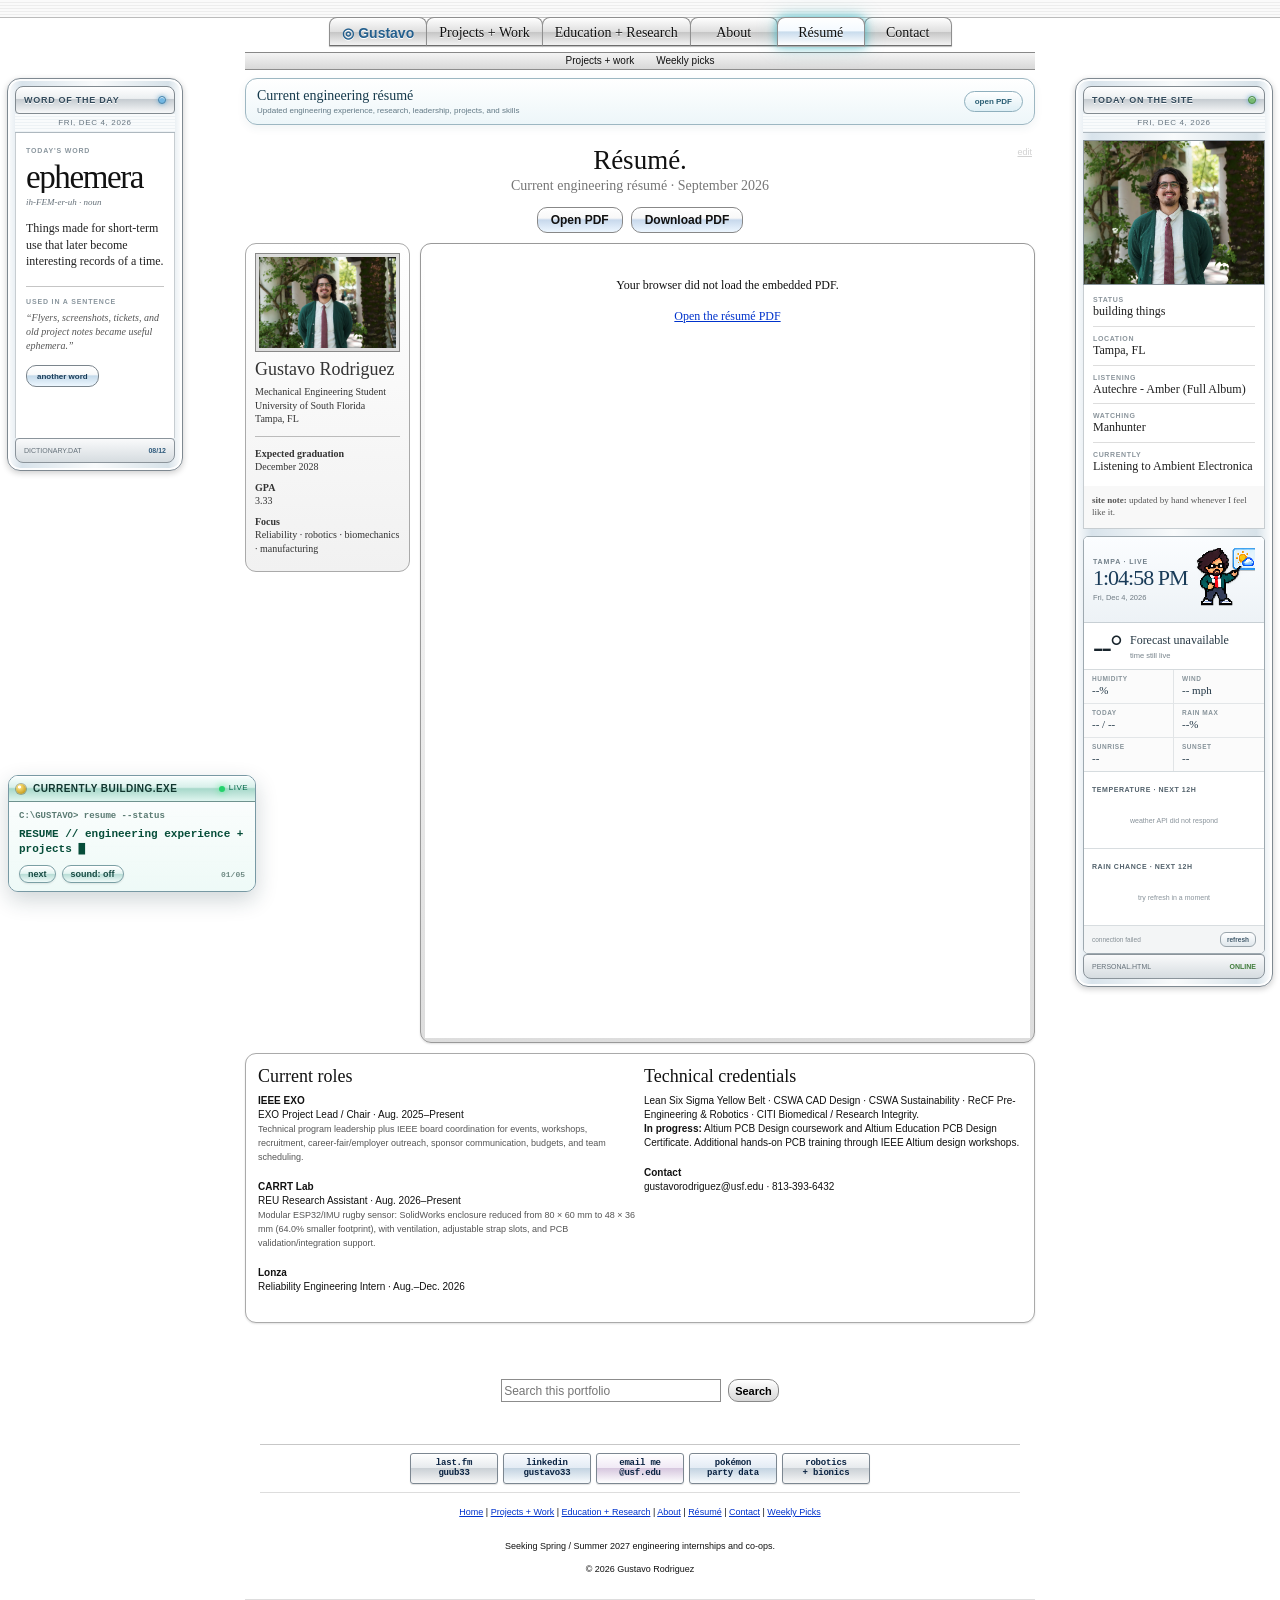
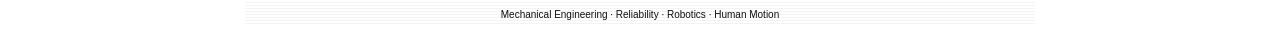
<file: resume.html>
<!doctype html>
<html lang="en"><head><meta charset="utf-8"/><meta content="width=device-width,initial-scale=1" name="viewport"/><meta content="Gustavorodriguezpc" name="author"/><meta content="Résumé, education, skills, and credentials for Gustavo Rodriguez." name="description"/><title>Résumé | Gustavo Rodriguez</title><link href="bootstrap.min.css" rel="stylesheet"/><link href="styles.css" rel="stylesheet"/></head><body data-page="resume">
<aside aria-label="Word of the day" class="daily-dock left"><section class="daily-card"><div class="daily-titlebar"><span>WORD OF THE DAY</span><span class="daily-led"></span></div><div class="daily-date" data-daily-date=""></div><div class="daily-body"><div class="word-kicker">TODAY'S WORD</div><h2 class="daily-word" data-word=""></h2><div class="word-meta"><span data-pronunciation=""></span> · <span data-pos=""></span></div><p class="word-definition" data-definition=""></p><div class="word-rule"></div><div class="word-example-label">USED IN A SENTENCE</div><p class="word-example" data-example=""></p><button class="mini-aqua" data-next-word="" type="button">another word</button></div><div class="daily-status"><span>DICTIONARY.DAT</span><b data-word-index="">01/12</b></div></section></aside>
<aside aria-label="Today on Gustavo's site" class="daily-dock right"><section class="daily-card"><div class="daily-titlebar"><span>TODAY ON THE SITE</span><span class="daily-led alt"></span></div><div class="daily-date" data-daily-date=""></div><div class="site-photo"><img alt="Gustavo Rodriguez" id="sideHeadshot" src="gustavo-headshot-vertical.webp"/></div><div class="site-lines"><div><small>STATUS</small><strong id="sideStatus">building things</strong></div><div><small>LOCATION</small><strong>Tampa, FL</strong></div><div><small>LISTENING</small><strong id="sideSong">Failure's "Stuck on You"</strong></div><div><small>WATCHING</small><strong id="sideMovie">This Battery Doesn't Need Lithium and It Just Hit Mass Production</strong></div><div><small>CURRENTLY</small><strong id="sideCurrent">EXO + reliability</strong></div></div><div class="site-note"><b>site note:</b> updated by hand whenever I feel like it.</div><div class="daily-status"><span>PERSONAL.HTML</span><b class="online-dot">ONLINE</b></div></section></aside>
<div class="top-lines"></div>
<div class="wrap">
<nav aria-label="Main pages" class="tabs"><a class="tab home" href="index.html">◎ Gustavo</a><a class="tab" href="work.html">Work</a><a class="tab" href="education.html">Education</a><a class="tab" href="projects.html">Projects</a><a class="tab" href="about.html">About</a><a class="tab active" href="resume.html">Résumé</a><a class="tab" href="contact.html">Contact</a></nav>
<nav aria-label="Utility pages" class="subnav"><a href="assets.html">Project Assets</a><a href="media.html">Weekly Picks</a></nav>
<main class="page-main">
<section id="resume"><h2 class="section-title">Résumé.</h2><div class="section-sub">Current engineering résumé · September 2026</div>
<div class="resume-toolbar no-print"><a class="aqua-btn" href="Gustavo_Rodriguez_IEEE.pdf" target="_blank" rel="noopener">Open PDF</a><a class="aqua-btn" href="Gustavo_Rodriguez_IEEE.pdf" download="Gustavo_Rodriguez_IEEE.pdf">Download PDF</a></div>
<div class="resume-layout"><aside class="resume-mini-profile"><div class="resume-headshot"><img alt="Portrait of Gustavo Rodriguez" id="resumeHeadshot" src="gustavo-headshot-horizontal.webp"/></div><h3>Gustavo Rodriguez</h3><p>Mechanical Engineering Student<br/>University of South Florida<br/>Tampa, FL</p><div class="resume-mini-rule"></div><p><b>Expected graduation</b><br/>December 2028</p><p><b>GPA</b><br/>3.33</p><p><b>Focus</b><br/>Reliability · robotics · biomechanics · manufacturing</p></aside><div class="resume-pdf-shell"><object data="Gustavo_Rodriguez_IEEE.pdf#view=FitH" type="application/pdf"><div class="pdf-fallback"><p>Your browser did not load the embedded PDF.</p><a href="Gustavo_Rodriguez_IEEE.pdf" target="_blank" rel="noopener">Open the résumé PDF</a></div></object></div></div>
<div class="section-box resume-notes"><div class="contact-grid"><div><h3>Current roles</h3><p><b>IEEE EXO</b><br/>EXO Project Lead / Chair · Aug. 2025–Present<br/><span style="font-size:9px;color:#555">Technical program leadership plus IEEE board coordination for events, workshops, recruitment, career-fair/employer outreach, sponsor communication, budgets, and team scheduling.</span></p><p><b>CARRT Lab</b><br/>REU Research Assistant · Aug. 2026–Present<br/><span style="font-size:9px;color:#555">Modular ESP32/IMU rugby sensor: SolidWorks enclosure reduced from 80 × 60 mm to 48 × 36 mm (64.0% smaller footprint), with ventilation, adjustable strap slots, and PCB validation/integration support.</span></p><p><b>Lonza</b><br/>Reliability Engineering Intern · Aug.–Dec. 2026</p></div><div><h3>Technical credentials</h3><p>Lean Six Sigma Yellow Belt · CSWA CAD Design · CSWA Sustainability · ReCF Pre-Engineering & Robotics · CITI Biomedical / Research Integrity.<br/><b>In progress:</b> Altium PCB Design coursework and Altium Education PCB Design Certificate. Additional hands-on PCB training through IEEE Altium design workshops.</p><p><b>Contact</b><br/>gustavorodriguez@usf.edu · 813-393-6432</p></div></div></div>
</section>
</main>
<div class="search no-print"><input aria-label="Search portfolio" id="siteSearch" placeholder="Search this portfolio"/><button id="searchBtn" type="button">Search</button></div>
<div class="search-msg no-print" id="searchMsg"></div>
<footer class="footer"><div class="map"><a href="index.html">Home</a> | <a href="work.html">Work</a> | <a href="education.html">Education</a> | <a href="projects.html">Projects</a> | <a href="about.html">About</a> | <a href="resume.html">Résumé</a> | <a href="contact.html">Contact</a> | <a href="media.html">Weekly Picks</a> | <a href="assets.html">Assets</a></div><div>Seeking Spring / Summer 2027 engineering internships and co-ops.</div><div style="margin-top:7px">© 2026 Gustavo Rodriguez</div><div class="server">Mechanical Engineering · Reliability · Robotics · Human Motion</div></footer>
</div>
<script src="site-data.js"></script><script src="project-media.js"></script><script src="portfolio-content.js"></script><script src="content-editor.js"></script><script src="bootstrap.bundle.min.js"></script><script src="site.js"></script>
</body></html>
</file>
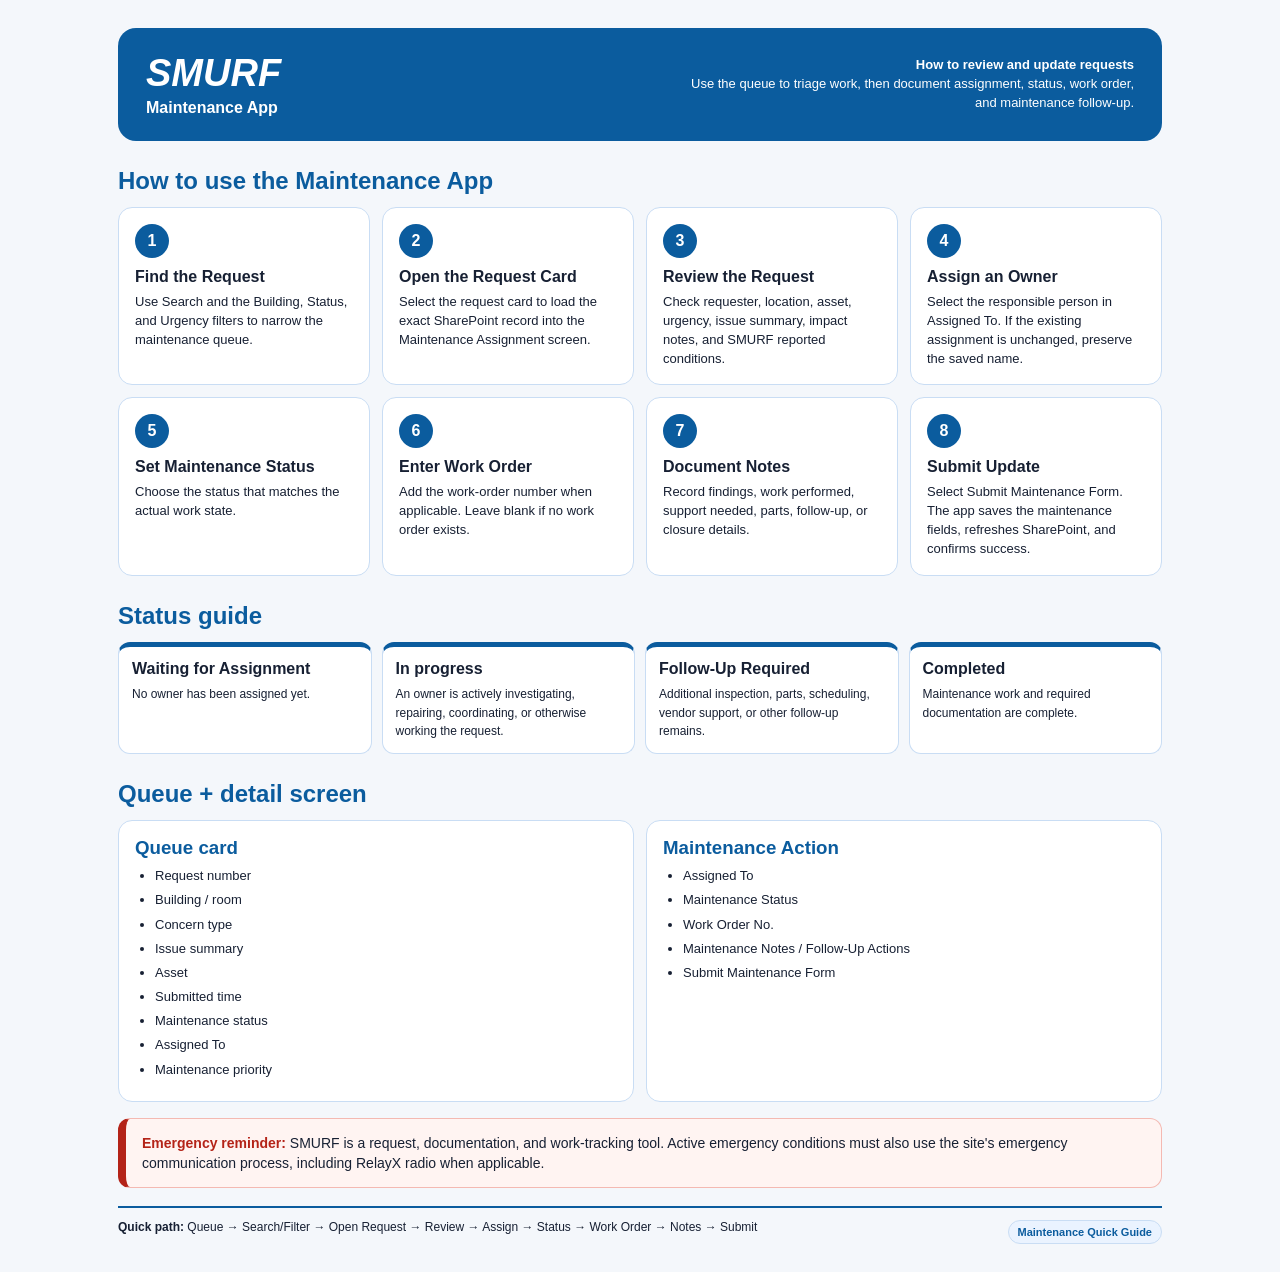
<file: smurf-maintenance-app-howto.html>
<!doctype html>
<html lang="en">
<head>
<meta charset="utf-8">
<meta name="viewport" content="width=device-width,initial-scale=1">
<meta name="author" content="Gustavorodriguezpc">
<title>SMURF Maintenance App | How To</title>
<style>
:root{--blue:#0B5C9E;--pale:#F4F7FB;--light:#EAF3FF;--line:#C9DDF4;--text:#172033;--danger:#B42318;--white:#fff}
*{box-sizing:border-box}body{margin:0;background:var(--pale);font-family:Arial,Helvetica,sans-serif;color:var(--text)}
.page{max-width:1100px;margin:0 auto;padding:28px}.hero{background:var(--blue);color:#fff;border-radius:18px;padding:24px 28px;display:flex;justify-content:space-between;gap:30px;align-items:center}.brand{font-size:38px;font-weight:900;font-style:italic}.sub{font-size:16px;font-weight:700;margin-top:4px}.tag{font-size:13px;max-width:460px;line-height:1.45;text-align:right}.section-title{font-size:24px;font-weight:900;color:var(--blue);margin:26px 0 12px}.flow{display:grid;grid-template-columns:repeat(4,1fr);gap:12px}.step{background:#fff;border:1px solid var(--line);border-radius:14px;padding:16px;min-height:154px}.num{width:34px;height:34px;border-radius:50%;background:var(--blue);color:#fff;display:flex;align-items:center;justify-content:center;font-weight:900;margin-bottom:10px}.step h3{margin:0 0 7px;font-size:16px}.step p{margin:0;font-size:13px;line-height:1.45}.status-grid{display:grid;grid-template-columns:repeat(4,1fr);gap:10px}.status{background:#fff;border:1px solid var(--line);border-top:5px solid var(--blue);border-radius:12px;padding:13px}.status b{display:block;margin-bottom:6px}.status span{font-size:12px;line-height:1.4}.queue{background:#fff;border:1px solid var(--line);border-radius:14px;padding:16px}.queue-grid{display:grid;grid-template-columns:1fr 1fr;gap:12px}.queue h3{margin:0 0 8px;color:var(--blue)}.queue ul{margin:0;padding-left:20px}.queue li{font-size:13px;line-height:1.4;margin:6px 0}.notice{margin-top:16px;border:1px solid #F4B9B2;border-left:8px solid var(--danger);background:#FFF4F2;border-radius:12px;padding:14px 16px;font-size:14px;line-height:1.45}.notice b{color:var(--danger)}.footer{margin-top:18px;border-top:2px solid var(--blue);padding-top:12px;font-size:12px;display:flex;justify-content:space-between;gap:20px}.pill{display:inline-block;border:1px solid var(--line);background:var(--light);border-radius:999px;padding:5px 9px;font-size:11px;font-weight:700;color:var(--blue)}
@media(max-width:800px){.page{padding:16px}.hero{display:block}.tag{text-align:left;margin-top:12px}.flow,.status-grid,.queue-grid{grid-template-columns:1fr}}
@media print{body{background:#fff}.page{max-width:none;padding:10mm}.hero{-webkit-print-color-adjust:exact;print-color-adjust:exact}.step,.status,.queue,.notice{break-inside:avoid}}
</style>
</head>
<body>
<div class="page">
  <div class="hero">
    <div><div class="brand">SMURF</div><div class="sub">Maintenance App</div></div>
    <div class="tag"><b>How to review and update requests</b><br>Use the queue to triage work, then document assignment, status, work order, and maintenance follow-up.</div>
  </div>

  <div class="section-title">How to use the Maintenance App</div>
  <div class="flow">
    <div class="step"><div class="num">1</div><h3>Find the Request</h3><p>Use Search and the Building, Status, and Urgency filters to narrow the maintenance queue.</p></div>
    <div class="step"><div class="num">2</div><h3>Open the Request Card</h3><p>Select the request card to load the exact SharePoint record into the Maintenance Assignment screen.</p></div>
    <div class="step"><div class="num">3</div><h3>Review the Request</h3><p>Check requester, location, asset, urgency, issue summary, impact notes, and SMURF reported conditions.</p></div>
    <div class="step"><div class="num">4</div><h3>Assign an Owner</h3><p>Select the responsible person in Assigned To. If the existing assignment is unchanged, preserve the saved name.</p></div>
    <div class="step"><div class="num">5</div><h3>Set Maintenance Status</h3><p>Choose the status that matches the actual work state.</p></div>
    <div class="step"><div class="num">6</div><h3>Enter Work Order</h3><p>Add the work-order number when applicable. Leave blank if no work order exists.</p></div>
    <div class="step"><div class="num">7</div><h3>Document Notes</h3><p>Record findings, work performed, support needed, parts, follow-up, or closure details.</p></div>
    <div class="step"><div class="num">8</div><h3>Submit Update</h3><p>Select Submit Maintenance Form. The app saves the maintenance fields, refreshes SharePoint, and confirms success.</p></div>
  </div>

  <div class="section-title">Status guide</div>
  <div class="status-grid">
    <div class="status"><b>Waiting for Assignment</b><span>No owner has been assigned yet.</span></div>
    <div class="status"><b>In progress</b><span>An owner is actively investigating, repairing, coordinating, or otherwise working the request.</span></div>
    <div class="status"><b>Follow-Up Required</b><span>Additional inspection, parts, scheduling, vendor support, or other follow-up remains.</span></div>
    <div class="status"><b>Completed</b><span>Maintenance work and required documentation are complete.</span></div>
  </div>

  <div class="section-title">Queue + detail screen</div>
  <div class="queue-grid">
    <div class="queue"><h3>Queue card</h3><ul><li>Request number</li><li>Building / room</li><li>Concern type</li><li>Issue summary</li><li>Asset</li><li>Submitted time</li><li>Maintenance status</li><li>Assigned To</li><li>Maintenance priority</li></ul></div>
    <div class="queue"><h3>Maintenance Action</h3><ul><li>Assigned To</li><li>Maintenance Status</li><li>Work Order No.</li><li>Maintenance Notes / Follow-Up Actions</li><li>Submit Maintenance Form</li></ul></div>
  </div>

  <div class="notice"><b>Emergency reminder:</b> SMURF is a request, documentation, and work-tracking tool. Active emergency conditions must also use the site's emergency communication process, including RelayX radio when applicable.</div>

  <div class="footer"><span><b>Quick path:</b> Queue → Search/Filter → Open Request → Review → Assign → Status → Work Order → Notes → Submit</span><span class="pill">Maintenance Quick Guide</span></div>
</div>
</body>
</html>
</file>
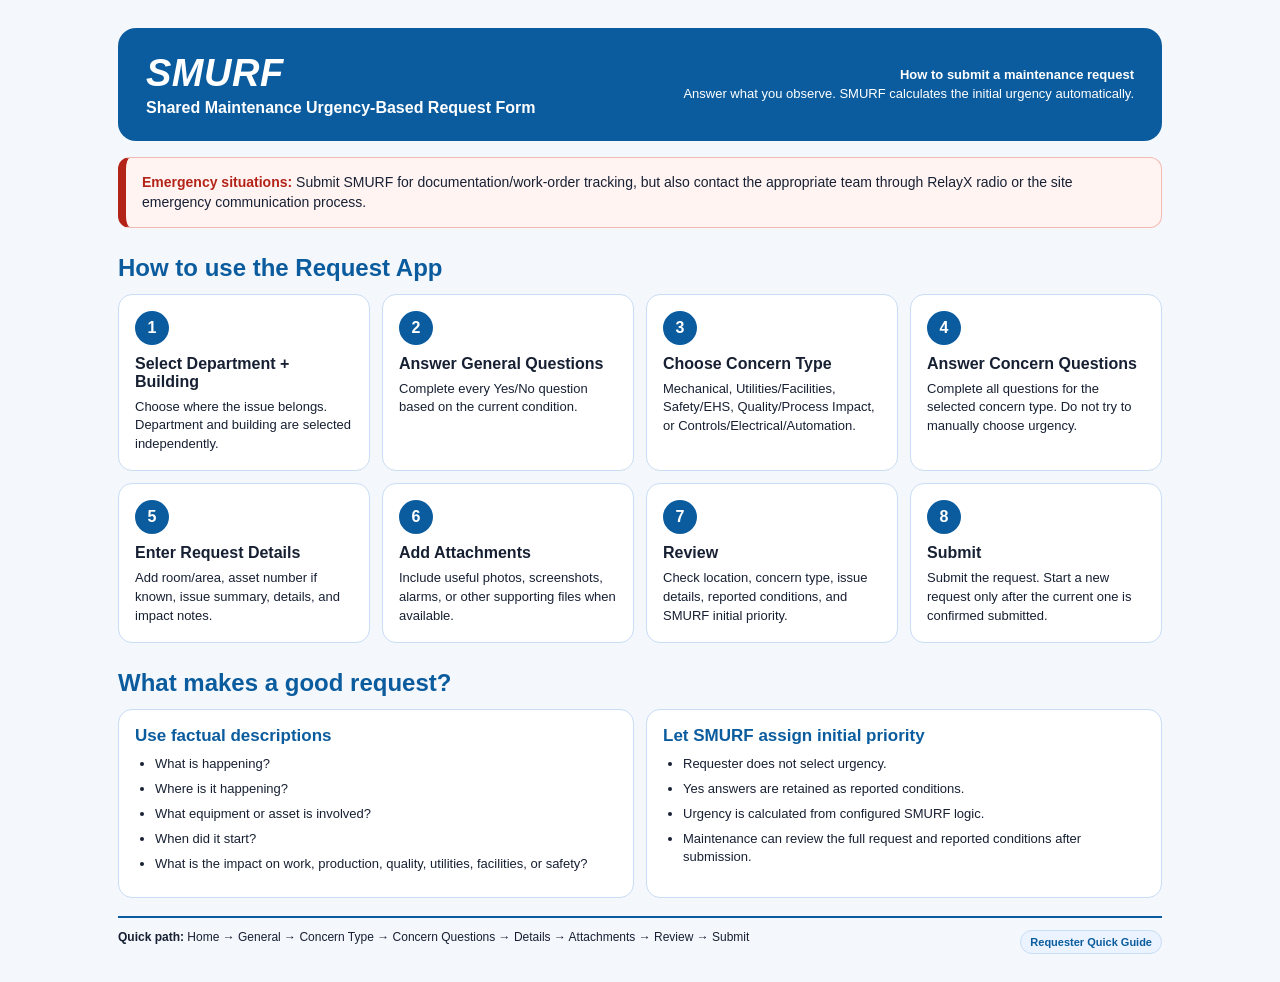
<file: smurf-request-app-howto.html>
<!doctype html>
<html lang="en">
<head>
<meta charset="utf-8">
<meta name="viewport" content="width=device-width,initial-scale=1">
<meta name="author" content="Gustavorodriguezpc">
<title>SMURF Request App | How To</title>
<style>
:root{--blue:#0B5C9E;--pale:#F4F7FB;--light:#EAF3FF;--line:#C9DDF4;--text:#172033;--danger:#B42318;--white:#fff}
*{box-sizing:border-box}body{margin:0;background:var(--pale);font-family:Arial,Helvetica,sans-serif;color:var(--text)}
.page{max-width:1100px;margin:0 auto;padding:28px}.hero{background:var(--blue);color:#fff;border-radius:18px;padding:24px 28px;display:flex;justify-content:space-between;gap:30px;align-items:center}.brand{font-size:38px;font-weight:900;font-style:italic;letter-spacing:.5px}.sub{font-size:16px;font-weight:700;margin-top:4px}.tag{font-size:13px;max-width:460px;line-height:1.45;text-align:right}.notice{margin-top:16px;border:1px solid #F4B9B2;border-left:8px solid var(--danger);background:#FFF4F2;border-radius:12px;padding:14px 16px;font-size:14px;line-height:1.45}.notice b{color:var(--danger)}
.section-title{font-size:24px;font-weight:900;color:var(--blue);margin:26px 0 12px}.flow{display:grid;grid-template-columns:repeat(4,1fr);gap:12px}.step{background:var(--white);border:1px solid var(--line);border-radius:14px;padding:16px;min-height:154px}.num{width:34px;height:34px;border-radius:50%;background:var(--blue);color:#fff;display:flex;align-items:center;justify-content:center;font-weight:900;margin-bottom:10px}.step h3{margin:0 0 7px;font-size:16px}.step p{margin:0;font-size:13px;line-height:1.45}.wide{grid-column:span 2}.rules{display:grid;grid-template-columns:1fr 1fr;gap:12px}.card{background:#fff;border:1px solid var(--line);border-radius:14px;padding:16px}.card h3{margin:0 0 9px;font-size:17px;color:var(--blue)}.card ul{margin:0;padding-left:20px}.card li{margin:7px 0;font-size:13px;line-height:1.4}.footer{margin-top:18px;border-top:2px solid var(--blue);padding-top:12px;font-size:12px;display:flex;justify-content:space-between;gap:20px}.pill{display:inline-block;border:1px solid var(--line);background:var(--light);border-radius:999px;padding:5px 9px;font-size:11px;font-weight:700;color:var(--blue)}
@media(max-width:800px){.page{padding:16px}.hero{display:block}.tag{text-align:left;margin-top:12px}.flow{grid-template-columns:1fr}.wide{grid-column:span 1}.rules{grid-template-columns:1fr}}
@media print{body{background:#fff}.page{max-width:none;padding:10mm}.hero{-webkit-print-color-adjust:exact;print-color-adjust:exact}.step,.card,.notice{break-inside:avoid}.footer{font-size:10px}}
</style>
</head>
<body>
<div class="page">
  <div class="hero">
    <div><div class="brand">SMURF</div><div class="sub">Shared Maintenance Urgency-Based Request Form</div></div>
    <div class="tag"><b>How to submit a maintenance request</b><br>Answer what you observe. SMURF calculates the initial urgency automatically.</div>
  </div>

  <div class="notice"><b>Emergency situations:</b> Submit SMURF for documentation/work-order tracking, but also contact the appropriate team through RelayX radio or the site emergency communication process.</div>

  <div class="section-title">How to use the Request App</div>
  <div class="flow">
    <div class="step"><div class="num">1</div><h3>Select Department + Building</h3><p>Choose where the issue belongs. Department and building are selected independently.</p></div>
    <div class="step"><div class="num">2</div><h3>Answer General Questions</h3><p>Complete every Yes/No question based on the current condition.</p></div>
    <div class="step"><div class="num">3</div><h3>Choose Concern Type</h3><p>Mechanical, Utilities/Facilities, Safety/EHS, Quality/Process Impact, or Controls/Electrical/Automation.</p></div>
    <div class="step"><div class="num">4</div><h3>Answer Concern Questions</h3><p>Complete all questions for the selected concern type. Do not try to manually choose urgency.</p></div>
    <div class="step"><div class="num">5</div><h3>Enter Request Details</h3><p>Add room/area, asset number if known, issue summary, details, and impact notes.</p></div>
    <div class="step"><div class="num">6</div><h3>Add Attachments</h3><p>Include useful photos, screenshots, alarms, or other supporting files when available.</p></div>
    <div class="step"><div class="num">7</div><h3>Review</h3><p>Check location, concern type, issue details, reported conditions, and SMURF initial priority.</p></div>
    <div class="step"><div class="num">8</div><h3>Submit</h3><p>Submit the request. Start a new request only after the current one is confirmed submitted.</p></div>
  </div>

  <div class="section-title">What makes a good request?</div>
  <div class="rules">
    <div class="card"><h3>Use factual descriptions</h3><ul><li>What is happening?</li><li>Where is it happening?</li><li>What equipment or asset is involved?</li><li>When did it start?</li><li>What is the impact on work, production, quality, utilities, facilities, or safety?</li></ul></div>
    <div class="card"><h3>Let SMURF assign initial priority</h3><ul><li>Requester does not select urgency.</li><li>Yes answers are retained as reported conditions.</li><li>Urgency is calculated from configured SMURF logic.</li><li>Maintenance can review the full request and reported conditions after submission.</li></ul></div>
  </div>

  <div class="footer"><span><b>Quick path:</b> Home → General → Concern Type → Concern Questions → Details → Attachments → Review → Submit</span><span class="pill">Requester Quick Guide</span></div>
</div>
</body>
</html>
</file>
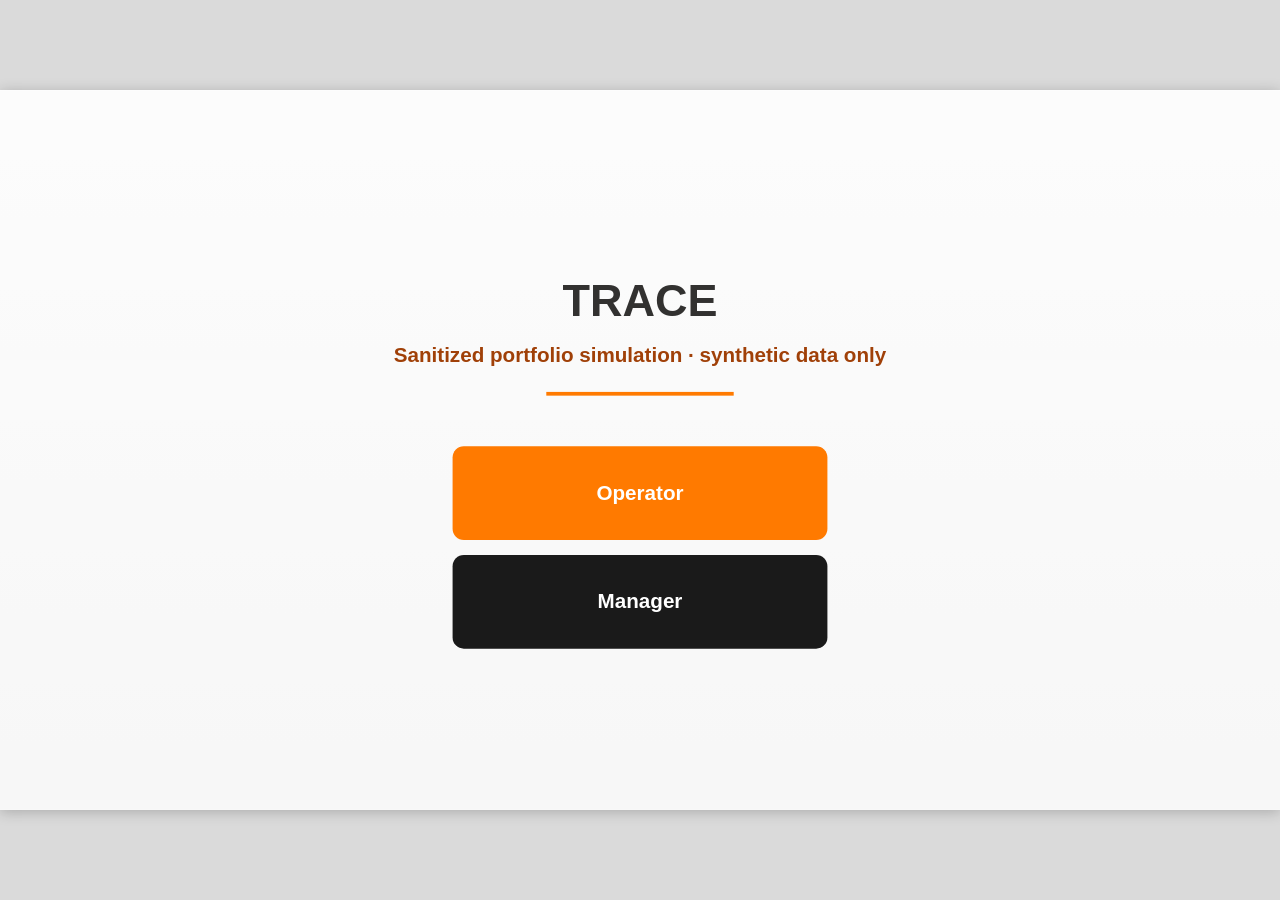
<file: trace-demo.html>
<!doctype html>
<html lang="en">
<head>
<meta charset="utf-8">
<meta name="viewport" content="width=device-width,initial-scale=1">
<meta name="author" content="Gustavorodriguezpc">
<meta name="creator" content="Gustavorodriguezpc">
<title>TRACE — Power Apps Style Portfolio Simulator</title>
<meta name="description" content="TRACE sanitized Power Apps-style run tracking portfolio simulation using synthetic data only.">
<style>
:root{
  --orange:#FF7A00;--orangeHover:#E56E00;--orangePress:#CC6200;--black:#1A1A1A;--white:#FFFFFF;
  --text:#323130;--muted:#6B6B6B;--light:#F5F5F5;--line:#808080;--green:#2E7D32;--gray:#9E9E9E;
  --red:#A4262C;--blue:#0078D4;
}
*{box-sizing:border-box} html,body{margin:0;width:100%;height:100%;overflow:hidden;background:#dadada;font-family:"Segoe UI",Arial,sans-serif;color:var(--text)}
button,input,select,textarea{font-family:"Segoe UI",Arial,sans-serif}
#viewport{position:fixed;inset:0;display:flex;align-items:center;justify-content:center;background:#dadada;overflow:hidden}
#scaleWrap{width:1366px;height:768px;transform-origin:center center;box-shadow:0 2px 14px rgba(0,0,0,.22);background:white}
#app{width:1366px;height:768px;position:relative;background:white;overflow:hidden}
.screen{position:absolute;inset:0;background:white;display:none;opacity:0;transition:opacity .12s ease}
.screen.active{display:block;opacity:1}
.pa-header{position:absolute;left:0;top:0;width:1366px;height:90px;background:var(--orange)}
.pa-header.compact{height:80px;top:3px}
.pa-title{position:absolute;left:100px;top:0;height:90px;display:flex;align-items:center;font-size:32px;font-weight:700;color:#323130}
.pa-title.center{left:0;width:1366px;justify-content:center;font-size:36px}
.pa-back{position:absolute;left:32px;top:20px;width:50px;height:50px;border-radius:12px;border:1px solid white;background:transparent;color:white;font-size:24px;font-weight:700;cursor:pointer}
.pa-back:hover{background:#E05606}.pa-back:active{background:#FDCFB4;color:#323130}
.pa-btn{border:0;border-radius:12px;font-size:20px;font-weight:700;cursor:pointer;transition:.08s;background:var(--orange);color:white}
.pa-btn:hover{background:var(--orangeHover)}.pa-btn:active{background:var(--orangePress)}.pa-btn.black{background:var(--black)}.pa-btn.black:hover{background:#333}.pa-btn.white{background:white;color:var(--black);border:1px solid var(--line)}.pa-btn.white:hover{background:#FFF3E8}.pa-btn.danger{background:var(--red)}.pa-btn.danger:hover{background:#8d1f24}.pa-btn.small{font-size:14px;border-radius:8px}
.pa-label{font-size:14px;color:var(--text)}.pa-muted{color:var(--muted)}
.pa-input,.pa-select,.pa-textarea{border:1px solid var(--black);background:white;color:var(--text);font-size:18px;padding:0 14px;outline:none;border-radius:0}.pa-input:focus,.pa-select:focus,.pa-textarea:focus{border:2px solid var(--orange)}
.pa-textarea{padding:10px 14px;resize:none}
.pa-card{position:absolute;background:white;border:1px solid var(--black)}
.statusBadge{position:absolute;height:50px;border-radius:0;color:white;font-weight:700;font-size:20px;display:flex;align-items:center;justify-content:center}
.status-active{background:var(--green)}.status-paused{background:var(--orange)}.status-handoff{background:var(--blue)}.status-setup{background:var(--gray)}
.instruction{position:absolute;color:#6B6B6B;font-weight:600;font-size:14px}
/* HOME */
#scrHome{background:linear-gradient(#fafafa,#efefef)}
#scrHome:after{content:"";position:absolute;inset:0;background:rgba(255,255,255,.50)}
.home-content{position:absolute;inset:0;z-index:1}
.home-title{position:absolute;top:180px;left:0;width:1366px;height:90px;text-align:center;font-weight:700;font-size:48px;line-height:90px;color:#323130}
.home-sub{position:absolute;top:270px;left:0;width:1366px;text-align:center;font-size:22px;font-weight:600;color:#A04008}
.home-divider{position:absolute;top:322px;left:583px;width:200px;height:4px;background:var(--orange)}
.home-role{position:absolute;left:483px;width:400px;height:100px;font-size:22px}
#btnOperator{top:380px}#btnSupervisor{top:496px}
/* ROOM */
#roomGrid{position:absolute;left:90px;top:130px;width:1182px;height:588px;display:grid;grid-template-columns:repeat(6,177px);grid-auto-rows:180px;gap:24px}
.roomButton{position:relative;width:177px;height:180px;border:1px solid #808080;border-radius:12px;background:white;color:#000;font-size:20px;font-weight:700;cursor:pointer;padding:16px 10px;text-align:center}
.roomButton:hover{background:#FFF3E8;border-color:transparent}.roomButton:active{background:#FFE0C2;color:white}.roomButton .roomState{position:absolute;bottom:12px;left:14px;right:14px;font-size:11px;font-weight:600;color:#6B6B6B}.roomButton .dot{display:inline-block;width:8px;height:8px;border-radius:50%;margin-right:5px;background:#bbb}.roomButton.busy .dot{background:var(--green)}.roomButton.paused .dot{background:var(--orange)}.roomButton.handoff .dot{background:var(--blue)}
/* BATCH */
#runCard{left:333px;top:150px;width:700px;height:430px}
.fieldLabel{position:absolute;left:373px;width:620px;height:30px;font-size:16px;font-weight:600}
.runControl{position:absolute;left:373px;width:620px;height:60px}
#scheduledLabel{top:175px}#scheduledRun{top:205px;height:48px}
#runLabel{top:266px}#runNumber{top:296px;height:48px}
#projectLabel{top:355px;width:295px}#workstreamLabel{top:355px;left:698px;width:295px}
#projectSelect{top:385px;width:295px;height:48px}#workstreamSelect{top:385px;left:698px;width:295px;height:48px}
#operatorLabel{top:446px;width:295px}#shiftLabel{top:446px;left:698px;width:295px}
#operatorInput{top:476px;width:295px;height:48px}#shiftSelect{top:476px;left:698px;width:295px;height:48px}
#runStart{position:absolute;left:483px;top:610px;width:400px;height:100px}
/* ACTIVE */
#activeInfoCard{left:90px;top:130px;width:1186px;height:460px}
#activeTitle{font-size:28px;font-weight:700;color:#323130}
.active-kv{position:absolute;left:130px;font-size:20px}.active-kv b{display:inline-block;width:190px}
#kvRun{top:165px}#kvProject{top:215px}#kvWorkstream{top:265px}#kvOperator{top:315px}#kvShift{top:365px}#kvSync{top:415px}
#activeStatusLarge{position:absolute;left:678px;top:261px;width:575px;height:150px;color:white;font-size:30px;font-weight:700;display:flex;flex-direction:column;align-items:center;justify-content:center;text-align:center}
#activeStatusLarge small{font-size:16px;font-weight:500;margin-top:8px}
#pauseReasonLine{position:absolute;left:130px;top:480px;width:500px;font-size:17px;font-style:italic}
#activeCommentsPanel{position:absolute;left:678px;top:430px;width:575px;height:135px;border:1px solid #C8C8C8;background:#FAFAFA;box-sizing:border-box}
#activeCommentsHeader{height:34px;display:flex;align-items:center;justify-content:space-between;padding:0 12px;border-bottom:1px solid #D8D8D8;background:#F3F2F1;font-size:14px;font-weight:700}
#activeCommentsCount{font-size:12px;color:#6B6B6B;font-weight:600}
#activeCommentsBody{height:99px;overflow:auto;padding:7px 12px;box-sizing:border-box;font-size:13px;line-height:1.35}
.activeCommentRow{padding:5px 0;border-bottom:1px solid #E5E5E5;white-space:pre-wrap}.activeCommentRow:last-child{border-bottom:0}.activeNoComments{color:#777;font-style:italic;padding-top:8px}
.actionRow{position:absolute;left:90px;top:630px;height:110px;display:flex;gap:20px}
.actionRow .pa-btn{width:220px;height:110px;font-size:20px}
#activeComment{width:200px}.acceptBtn{background:var(--orange)!important}
/* REASON */
.reason-progress{position:absolute;left:90px;top:105px;width:1186px;height:60px;display:grid;grid-template-columns:repeat(4,1fr);gap:12px}
.reasonStep{border-bottom:4px solid #d0d0d0;padding:4px 8px 9px;font-size:15px;color:#777;font-weight:600}.reasonStep.current{border-color:var(--orange);color:#323130}.reasonStep.done{border-color:#323130;color:#323130}
#reasonInstruction{left:90px;top:180px;width:1186px;font-size:17px;font-weight:600}
#reasonChoices{position:absolute;left:90px;top:220px;width:1186px;height:420px;display:grid;grid-template-columns:repeat(3,1fr);grid-auto-rows:78px;gap:12px;align-content:start}
.reasonChoice{border:1px solid #808080;border-radius:10px;background:white;color:#323130;font-weight:700;font-size:18px;cursor:pointer;padding:10px 18px;text-align:left}.reasonChoice:hover{background:#FFF3E8;border-color:var(--orange)}
#reasonStepBack{position:absolute;left:90px;bottom:18px;width:140px;height:84px}
#reasonSummary{position:absolute;left:245px;bottom:18px;width:775px;height:84px;border:1px solid #b0b0b0;background:#fafafa;padding:12px 16px;font-size:15px}
#confirmDown{position:absolute;right:90px;bottom:18px;width:230px;height:84px}
/* SUPERVISOR */
#supTitle{left:100px;font-size:30px;color:#323130}.supTopControl{position:absolute;top:20px;height:50px}.supSelect{background:#F5F5F5;border:1px solid #F5F5F5;font-size:15px;padding:0 10px}.supInput{background:#F5F5F5;border:1px solid #F5F5F5;font-size:15px;padding:0 10px}
#supRoom{left:520px;width:140px}#supStatus{left:670px;width:140px}#supRun{left:820px;width:140px}#supSync{left:970px;width:85px}#supData{left:1065px;width:80px}#supArchive{left:1155px;width:120px}#supClock{left:1285px;width:65px}
#supInstruction{left:40px;top:100px;width:900px}
#supGallery{position:absolute;left:40px;top:140px;width:1300px;height:590px;overflow:auto;border-top:1px solid #eee}
.supRow{height:138px;position:relative;border-bottom:8px solid white;background:#fafafa;margin-bottom:2px}.supStrip{position:absolute;left:0;top:0;width:8px;height:130px}.supRoomRun{position:absolute;left:24px;top:16px;width:360px;font-size:22px;font-weight:700}.supProject{position:absolute;left:24px;top:52px;width:390px;font-size:15px;color:#6B6B6B}.supReason{position:absolute;left:24px;top:85px;width:470px;font-size:14px;font-style:italic}.supStatus{position:absolute;left:535px;top:18px;width:170px;font-size:18px;font-weight:700}.supOperator{position:absolute;left:535px;top:56px;width:220px;font-size:14px}.supDowntime{position:absolute;left:790px;top:20px;width:180px;font-size:20px;font-weight:700}.supSync{position:absolute;left:790px;top:58px;width:190px;font-size:14px}.supActions{position:absolute;right:22px;top:27px;display:flex;gap:10px}.supActions button{width:110px;height:48px}
/* DATA */
#dataTabs{position:absolute;left:92px;top:106px;display:flex;gap:8px}.dataTab{height:48px;padding:0 22px;border-radius:8px;border:1px solid #b0b0b0;background:white;font-weight:700;font-size:15px;cursor:pointer}.dataTab.active{background:var(--black);color:white;border-color:var(--black)}
#dataActions{position:absolute;right:90px;top:106px;display:flex;gap:8px}#dataActions button{height:48px;padding:0 16px}
#dataTableWrap{position:absolute;left:90px;top:170px;width:1186px;height:530px;border:1px solid #c8c8c8;overflow:auto;background:white}
table{border-collapse:collapse;min-width:100%;font-size:14px}th{position:sticky;top:0;background:#F3F2F1;color:#323130;border-bottom:1px solid #c8c8c8;padding:12px;text-align:left;font-weight:700;z-index:2}td{border-bottom:1px solid #e6e6e6;padding:11px 12px;white-space:nowrap}tr:hover td{background:#FFF3E8}

/* ARCHIVE */
#archiveFilters{position:absolute;left:40px;top:108px;width:1280px;height:58px;display:flex;gap:12px;align-items:center}
#archiveFilters .pa-select,#archiveFilters .pa-input{height:44px;font-size:15px;background:#F5F5F5;border:1px solid #D0D0D0}
#archiveRun{width:230px}#archiveRoom{width:210px}#archiveStatus{width:180px}
#archiveCount{margin-left:auto;font-size:15px;font-weight:600;color:#6B6B6B}
#archiveGallery{position:absolute;left:40px;top:178px;width:1286px;height:545px;border-top:1px solid #D8D8D8;overflow:auto}
.archiveRow{position:relative;height:104px;border-bottom:1px solid #E1E1E1;background:white}
.archiveRow:hover{background:#FFF7EF}
.archiveStrip{position:absolute;left:0;top:0;width:8px;height:104px}.archiveMain{position:absolute;left:28px;top:15px;font-size:19px;font-weight:700}
.archiveSub{position:absolute;left:28px;top:48px;font-size:14px;color:#6B6B6B}.archiveMeta{position:absolute;left:500px;top:16px;font-size:14px;line-height:25px}.archiveReason{position:absolute;left:780px;top:16px;width:300px;font-size:14px;color:#555;line-height:22px}.archiveView{position:absolute;right:20px;top:27px;width:110px;height:50px}
.managerTag{display:inline-block;margin-left:10px;padding:3px 9px;background:#1A1A1A;color:white;border-radius:10px;font-size:12px;vertical-align:middle}
.roomArchiveBtn{position:absolute;right:32px;top:14px;width:150px;height:52px;z-index:6}.archiveReadOnly{position:absolute;right:42px;top:23px;font-size:13px;font-weight:700;color:#6B6B6B}

/* MODAL */
#modalShade{position:absolute;inset:0;background:rgba(0,0,0,.50);z-index:500;display:none;align-items:center;justify-content:center}#modalShade.show{display:flex}.modalCard{width:700px;max-height:640px;background:white;border:1px solid #323130;box-shadow:0 6px 22px rgba(0,0,0,.28);position:relative;padding-bottom:24px}.modalHeader{height:78px;background:var(--orange);padding:0 28px;display:flex;align-items:center;font-size:26px;font-weight:700}.modalBody{padding:24px 28px;font-size:16px;max-height:500px;overflow:auto}.modalClose{position:absolute;right:18px;top:14px;width:48px;height:48px;border:0;background:transparent;font-size:28px;cursor:pointer}.modalBody label{font-weight:600;display:block;margin:12px 0 6px}.modalBody input,.modalBody select,.modalBody textarea{width:100%;border:1px solid #323130;font-size:17px;padding:10px}.modalFooter{display:flex;justify-content:flex-end;gap:10px;padding:0 28px}.modalFooter button{width:170px;height:58px}
.toast{position:absolute;right:24px;bottom:20px;z-index:900;background:#323130;color:white;border-left:7px solid var(--orange);padding:13px 18px;min-width:300px;font-size:15px;transform:translateY(120px);transition:.2s}.toast.show{transform:none}
.smallPill{display:inline-block;padding:3px 8px;border-radius:10px;font-size:12px;font-weight:700;color:white}.smallPill.pending{background:#A15C00}.smallPill.synced{background:#2E7D32}.smallPill.error{background:#A4262C}
</style>
</head>
<body>
<div id="viewport"><div id="scaleWrap"><div id="app">

<section id="scrHome" class="screen active">
  <div class="home-content">
    <div class="home-title">TRACE</div><div class="home-sub">Sanitized portfolio simulation · synthetic data only</div><div class="home-divider"></div>
    <button id="btnOperator" class="pa-btn home-role" onclick="enterOperator()">Operator</button>
    <button id="btnSupervisor" class="pa-btn black home-role" onclick="enterManager()">Manager</button>
  </div>
</section>

<section id="scrRoomSelect" class="screen">
  <div class="pa-header compact"></div><div class="pa-title center" style="height:80px;top:3px">Select Room</div>
  <button class="pa-back" onclick="nav('scrHome')">&lt;</button>
  <button class="pa-btn black small roomArchiveBtn" onclick="openArchive('scrRoomSelect')">ARCHIVE</button>
  <div id="roomGrid"></div>
</section>

<section id="scrRunEntry" class="screen">
  <div class="pa-header compact"></div><div id="runHeader" class="pa-title center" style="height:80px;top:3px;font-size:36px">New Run</div>
  <button class="pa-back" onclick="nav('scrRoomSelect')">&lt;</button>
  <div class="instruction" style="left:333px;top:102px;width:700px;text-align:center;font-size:15px">Pick a scheduled run or enter the run information, then tap START BATCH.</div>
  <div id="runCard" class="pa-card"></div>
  <div id="scheduledLabel" class="fieldLabel">Scheduled Run (optional)</div><select id="scheduledRun" class="pa-select runControl" onchange="applySchedule()"></select>
  <div id="runLabel" class="fieldLabel">Run Number</div><input id="runNumber" class="pa-input runControl" placeholder="Enter run number">
  <div id="projectLabel" class="fieldLabel">Project</div><select id="projectSelect" class="pa-select runControl"><option>Project A</option><option>Project B</option><option>Project C</option><option>Project D</option></select>
  <div id="workstreamLabel" class="fieldLabel">Workstream</div><select id="workstreamSelect" class="pa-select runControl"><option>Workstream 26-01</option><option>Workstream 26-02</option><option>Workstream 26-03</option><option>Workstream 26-04</option></select>
  <div id="operatorLabel" class="fieldLabel">Operator</div><input id="operatorInput" class="pa-input runControl" value="Operator A">
  <div id="shiftLabel" class="fieldLabel">Shift</div><select id="shiftSelect" class="pa-select runControl"><option>First Shift</option><option>Second Shift</option><option>Third Shift</option></select>
  <button id="runStart" class="pa-btn" onclick="startRun()">START BATCH</button>
</section>

<section id="scrActiveProcess" class="screen">
  <div class="pa-header"></div><button class="pa-back" onclick="activeBack()">&lt;</button><div id="activeTitle" class="pa-title"></div>
  <div id="activeStatusBadge" class="statusBadge" style="left:1100px;top:20px;width:230px"></div>
  <div id="activeInstruction" class="instruction" style="left:90px;top:100px;width:1000px">Use the buttons below to track this run live. Comments can be added at any point.</div>
  <div id="activeInfoCard" class="pa-card"></div>
  <div id="kvRun" class="active-kv"></div><div id="kvProject" class="active-kv"></div><div id="kvWorkstream" class="active-kv"></div><div id="kvOperator" class="active-kv"></div><div id="kvShift" class="active-kv"></div><div id="kvSync" class="active-kv"></div>
  <div id="activeStatusLarge"></div><div id="pauseReasonLine"></div>
  <div id="activeCommentsPanel"><div id="activeCommentsHeader"><span>RUN COMMENTS</span><span id="activeCommentsCount"></span></div><div id="activeCommentsBody"></div></div>
  <div id="activeActions" class="actionRow"></div>
</section>

<section id="scrReasonPicker" class="screen">
  <div class="pa-header"></div><button class="pa-back" onclick="nav('scrActiveProcess')">&lt;</button><div class="pa-title">Select Down Reason</div>
  <div id="reasonProgress" class="reason-progress"></div><div id="reasonInstruction" class="instruction"></div><div id="reasonChoices"></div>
  <button id="reasonStepBack" class="pa-btn white" onclick="backReasonStep()">BACK</button><div id="reasonSummary"></div><button id="confirmDown" class="pa-btn" onclick="confirmDown()" disabled>CONFIRM DOWN</button>
</section>

<section id="scrSupervisor" class="screen">
  <div class="pa-header"></div><button class="pa-back" onclick="nav('scrHome')">&lt;</button><div id="supTitle" class="pa-title">Manager Dashboard <span class="managerTag">MANAGER ACCESS</span></div>
  <select id="supRoom" class="supTopControl supSelect" onchange="renderSupervisor()"></select><select id="supStatus" class="supTopControl supSelect" onchange="renderSupervisor()"><option value="">All Statuses</option><option>Active</option><option>Paused</option><option>Awaiting Handoff</option></select><input id="supRun" class="supTopControl supInput" placeholder="Run" oninput="renderSupervisor()">
  <button id="supSync" class="pa-btn small supTopControl" onclick="processAllQueue()">SYNC</button><button id="supData" class="pa-btn black small supTopControl" onclick="openData('live')">DATA</button><button id="supArchive" class="pa-btn black small supTopControl" onclick="openArchive('scrSupervisor')">ARCHIVE</button><button id="supClock" class="pa-btn white small supTopControl" onclick="advance15()">+15M</button>
  <div id="supInstruction" class="instruction">Live view of every active room. Manager access includes Void and archived-record review.</div><div id="supGallery"></div>
</section>


<section id="scrArchive" class="screen">
  <div class="pa-header"></div><button class="pa-back" onclick="archiveBack()">&lt;</button><div class="pa-title">TRACE Archive</div><div class="archiveReadOnly">READ-ONLY HISTORY</div>
  <div id="archiveFilters">
    <input id="archiveRun" class="pa-input" placeholder="Search run" oninput="renderArchive()">
    <select id="archiveRoom" class="pa-select" onchange="renderArchive()"></select>
    <select id="archiveStatus" class="pa-select" onchange="renderArchive()"><option value="">All Final Statuses</option><option>Completed</option><option>Void</option></select>
    <button class="pa-btn white small" style="width:120px;height:44px" onclick="clearArchiveFilters()">CLEAR</button>
    <div id="archiveCount"></div>
  </div>
  <div id="archiveGallery"></div>
</section>

<section id="scrData" class="screen">
  <div class="pa-header"></div><button class="pa-back" onclick="nav('scrSupervisor')">&lt;</button><div class="pa-title">TRACE Data</div>
  <div id="dataTabs"><button class="dataTab" data-tab="live" onclick="switchData('live')">TRACE</button><button class="dataTab" data-tab="archive" onclick="switchData('archive')">Archive</button><button class="dataTab" data-tab="queue" onclick="switchData('queue')">Integration Queue</button><button class="dataTab" data-tab="external" onclick="switchData('external')">External View</button></div>
  <div id="dataActions"></div><div id="dataTableWrap"></div>
</section>

<div id="modalShade"><div class="modalCard"><div id="modalHeader" class="modalHeader"></div><button class="modalClose" onclick="closeModal()">×</button><div id="modalBody" class="modalBody"></div><div id="modalFooter" class="modalFooter"></div></div></div>
<div id="toast" class="toast"></div>

</div></div></div>
<script>
const ROOMS=["Station A","Station B","Station C","Station D","Station E","Station F","Station G","Station H","Station I","Station J","Station K","Station L"];
const DT=[{"discipline":"Equipment","reason":"Equipment Unavailable","issue":"Mechanical","detail":"Component issue"},{"discipline":"Equipment","reason":"Equipment Unavailable","issue":"Electrical","detail":"Power or sensor issue"},{"discipline":"Equipment","reason":"Setup / Changeover","issue":"Configuration","detail":"Setup adjustment"},{"discipline":"Materials","reason":"Input Not Available","issue":"Delivery","detail":"Waiting for material"},{"discipline":"Materials","reason":"Input Not Available","issue":"Staging","detail":"Waiting for staging"},{"discipline":"Personnel","reason":"Staffing","issue":"Operator unavailable","detail":"Coverage needed"},{"discipline":"Personnel","reason":"Scheduled Pause","issue":"Meeting / break","detail":"Planned interruption"},{"discipline":"Environment","reason":"Area Condition","issue":"Environmental","detail":"Condition outside target"},{"discipline":"Documentation","reason":"Record / Approval","issue":"Review pending","detail":"Waiting for review"},{"discipline":"Planning","reason":"Schedule","issue":"No work ready","detail":"Waiting for next run"},{"discipline":"Planning","reason":"Schedule","issue":"Priority changed","detail":"Work reprioritized"},{"discipline":"Other","reason":"Other","issue":"Unclassified","detail":"Add explanation in comments"}];
const schedules=[{"RunNumber":"DEMO-101","Project":"Project A","Workstream":"Workstream 1","Room":"Station B"},{"RunNumber":"DEMO-102","Project":"Project B","Workstream":"Workstream 2","Room":"Station E"},{"RunNumber":"DEMO-103","Project":"Project C","Workstream":"Workstream 3","Room":"Station H"},{"RunNumber":"DEMO-104","Project":"Project A","Workstream":"Workstream 4","Room":"Station J"}];
let live=[],archive=[],queue=[],mockExternal={};let selectedRoom='',selectedRun='',reason={step:0,discipline:'',reason:'',issue:'',detail:''};let offsetMin=0;let dataTab='live';let currentRole='operator';let managerViewingRun=false;let archiveBackTarget='scrRoomSelect';
const VOID_AUTH_PINS={'1111':'Demo Lead'};
const STORAGE_KEY='TRACE_PortfolioDemo_v1';
function saveState(){try{localStorage.setItem(STORAGE_KEY,JSON.stringify({live,archive,queue,mockExternal,offsetMin}))}catch(e){}}
function loadState(){try{let raw=localStorage.getItem(STORAGE_KEY);if(!raw)return false;let st=JSON.parse(raw);if(!st||!Array.isArray(st.live)||!Array.isArray(st.archive)||!Array.isArray(st.queue))return false;live=st.live;archive=st.archive;queue=st.queue;mockExternal=st.mockExternal||{};offsetMin=Number(st.offsetMin||0);return true}catch(e){return false}}
const now=()=>new Date(Date.now()+offsetMin*60000); const iso=()=>now().toISOString(); const pad=n=>String(n).padStart(2,'0');
function stamp(d=now()){d=new Date(d);return `${pad(d.getMonth()+1)}/${pad(d.getDate())}/${d.getFullYear()} ${pad(d.getHours())}:${pad(d.getMinutes())}`}
function mins(s){if(!s)return 0;return Math.max(0,Math.floor((now()-new Date(s))/60000))}
function rid(){return 'RUN-'+String(Math.floor(Math.random()*900000)+100000)}function qid(){return 'Q-'+String(queue.length+1).padStart(4,'0')}
function esc(s){return String(s??'').replace(/[&<>"']/g,c=>({'&':'&amp;','<':'&lt;','>':'&gt;','"':'&quot;',"'":'&#39;'}[c]))}
function current(){return live.find(r=>r.RunID===selectedRun)||live.find(r=>r.Room===selectedRoom)}
function addHistory(r,action,by,detail=''){r.ActivityHistory.push(`${stamp()} | ${action} | ${by}${detail?' | '+detail:''}`);r.LastAction=action;r.LastActionBy=by;r.LastUpdated=iso();r.RunRevision++;enqueue(r,action)}
function enqueue(r,action){queue.unshift({QueueID:qid(),RunID:r.RunID,RunNumber:r.RunNumber,Room:r.Room,Action:action,Status:'Pending',Attempts:0,Error:'',Created:iso()});r.ExternalSyncStatus='Pending';saveState()}
function statusClass(s){return s==='Active'?'status-active':s==='Paused'?'status-paused':s==='Awaiting Handoff'?'status-handoff':'status-setup'}
function init(){
 if(!loadState()){
  live=[
   mk('RUN-DEMO-101','DEMO-101','Station A','Active','Operator A','First Shift','Project A','Workstream 1',-155,18),
   mk('RUN-DEMO-102','DEMO-102','Station C','Paused','Operator B','First Shift','Project B','Workstream 2',-110,25,'Equipment > Equipment Unavailable > Mechanical > Component issue',-20),
   mk('RUN-DEMO-103','DEMO-103','Station F','Awaiting Handoff','Operator C','Second Shift','Project C','Workstream 3',-75,8,'','', 'Waiting for incoming operator','Operator D')
  ];
  live.forEach(r=>enqueue(r,'Seeded Demo State'));
  live.forEach((r,i)=>{if(i===0){processQueueItem(queue.find(q=>q.RunID===r.RunID),false)}});
  saveState();
 }
 renderRooms();renderSupervisor();fit();
}
function mk(id,run,room,status,operator,shift,project,workstream,startAgo,down=0,pause='',pauseAgo='',handoff='',handoffTo=''){
 let started=new Date(now().getTime()+startAgo*60000).toISOString();
 let paused=status==='Paused'?new Date(now().getTime()+Number(pauseAgo||-10)*60000).toISOString():'';
 return {RunID:id,RunNumber:run,Room:room,Status:status,Operator:operator,Shift:shift,Project:project,Workstream:workstream,StartedDateTime:started,PausedDateTime:paused,CurrentPauseReason:pause,TotalDowntimeMinutes:down,Notepad:[],HandoffNotes:handoff,HandoffTo:handoffTo,LastAction:'Started',LastActionBy:operator,LastUpdated:iso(),RunRevision:1,ExternalSyncStatus:'Pending',ExternalSyncLastUpdated:'',ExternalSyncError:'',ActivityHistory:[`${stamp(started)} | Started | ${operator}`]}
}
function fit(){let s=Math.min(innerWidth/1366,innerHeight/768);document.getElementById('scaleWrap').style.transform=`scale(${s})`}
addEventListener('resize',fit);
function nav(id){document.querySelectorAll('.screen').forEach(s=>s.classList.remove('active'));document.getElementById(id).classList.add('active');if(id==='scrRoomSelect')renderRooms();if(id==='scrActiveProcess')renderActive();if(id==='scrSupervisor')renderSupervisor();if(id==='scrArchive')renderArchive();}
function toast(msg){let t=document.getElementById('toast');t.textContent=msg;t.classList.add('show');clearTimeout(t._to);t._to=setTimeout(()=>t.classList.remove('show'),1800)}
function renderRooms(){let g=document.getElementById('roomGrid');g.innerHTML=ROOMS.map(room=>{let r=live.find(x=>x.Room===room);let cls=r?(r.Status==='Paused'?'paused':r.Status==='Awaiting Handoff'?'handoff':'busy'):'';let state=r?`${r.Status} · ${r.RunNumber}`:'Available';return `<button class="roomButton ${cls}" onclick="selectRoom('${esc(room).replace(/'/g,"\\'")}')">${esc(room)}<span class="roomState"><span class="dot"></span>${esc(state)}</span></button>`}).join('')}
function enterOperator(){currentRole='operator';managerViewingRun=false;nav('scrRoomSelect')}
function enterManager(){currentRole='manager';managerViewingRun=false;nav('scrSupervisor')}
function activeBack(){if(currentRole==='manager'&&managerViewingRun){managerViewingRun=false;nav('scrSupervisor')}else nav('scrRoomSelect')}
function selectRoom(room){selectedRoom=room;let r=live.find(x=>x.Room===room);managerViewingRun=false;if(r){selectedRun=r.RunID;nav('scrActiveProcess')}else{selectedRun='';prepareRun();nav('scrRunEntry')}}
function prepareRun(){document.getElementById('runHeader').textContent='New Run - '+selectedRoom;let sel=document.getElementById('scheduledRun');let opts=schedules.filter(x=>!x.Room||x.Room===selectedRoom);sel.innerHTML='<option value="">Manual entry</option>'+opts.map((x,i)=>`<option value="${esc(x.RunNumber)}">${esc(x.RunNumber)} · ${esc(x.Project)} · ${esc(x.Workstream)}</option>`).join('');document.getElementById('runNumber').value='';}
function applySchedule(){let v=document.getElementById('scheduledRun').value,s=schedules.find(x=>x.RunNumber===v);if(!s)return;document.getElementById('runNumber').value=s.RunNumber;document.getElementById('projectSelect').value=s.Project;document.getElementById('workstreamSelect').value=s.Workstream}
function startRun(){let run=document.getElementById('runNumber').value.trim(),op=document.getElementById('operatorInput').value.trim();if(!run||!op)return toast('Run Number and Operator are required');let r=mk(rid(),run,selectedRoom,'Active',op,document.getElementById('shiftSelect').value,document.getElementById('projectSelect').value,document.getElementById('workstreamSelect').value,0,0);live.push(r);selectedRun=r.RunID;enqueue(r,'Started');nav('scrActiveProcess');toast('Run started')}
function elapsed(r){return Math.max(0,Math.floor((now()-new Date(r.StartedDateTime))/60000))}
function renderActive(){let r=current();if(!r){nav('scrRoomSelect');return}selectedRun=r.RunID;selectedRoom=r.Room;document.getElementById('activeTitle').textContent=r.Room;let sb=document.getElementById('activeStatusBadge');sb.className='statusBadge '+statusClass(r.Status);sb.textContent=r.Status;document.getElementById('kvRun').innerHTML=`<b>Run Number</b>${esc(r.RunNumber)}`;document.getElementById('kvProject').innerHTML=`<b>Project</b>${esc(r.Project)}`;document.getElementById('kvWorkstream').innerHTML=`<b>Workstream</b>${esc(r.Workstream)}`;document.getElementById('kvOperator').innerHTML=`<b>Operator</b>${esc(r.Operator)}`;document.getElementById('kvShift').innerHTML=`<b>Shift</b>${esc(r.Shift)}`;document.getElementById('kvSync').innerHTML=`<b>External Sync</b>${esc(r.ExternalSyncStatus)}`;let sl=document.getElementById('activeStatusLarge');sl.className=statusClass(r.Status);let down=r.TotalDowntimeMinutes+(r.Status==='Paused'?mins(r.PausedDateTime):0);sl.innerHTML=`${esc(r.Status)}<small>${elapsed(r)} min elapsed · ${down} min downtime · Rev ${r.RunRevision}</small>`;document.getElementById('pauseReasonLine').textContent=r.Status==='Paused'?`Down reason: ${r.CurrentPauseReason}`:r.Status==='Awaiting Handoff'?`Handoff to ${r.HandoffTo}: ${r.HandoffNotes}`:'Last action: '+r.LastAction+' by '+r.LastActionBy;
 let comments=Array.isArray(r.Notepad)?r.Notepad:[];document.getElementById('activeCommentsCount').textContent=`${comments.length} comment${comments.length===1?'':'s'}`;let cb=document.getElementById('activeCommentsBody');cb.innerHTML=comments.length?comments.map(x=>`<div class="activeCommentRow">${esc(x)}</div>`).join(''):'<div class="activeNoComments">No comments have been added to this run.</div>';cb.scrollTop=cb.scrollHeight;
 let a=document.getElementById('activeActions'),buttons=[];
 if(r.Status==='Active')buttons.push(`<button class="pa-btn" onclick="openDown()">DOWN</button>`);
 if(r.Status==='Paused')buttons.push(`<button class="pa-btn" onclick="resumeRun()">RESUME</button>`);
 if(r.Status==='Awaiting Handoff')buttons.push(`<button class="pa-btn acceptBtn" onclick="acceptHandoff()">ACCEPT HANDOFF</button>`);
 buttons.push(`<button id="activeComment" class="pa-btn white" onclick="commentModal()">COMMENT</button>`);
 if(r.Status!=='Awaiting Handoff')buttons.push(`<button class="pa-btn black" onclick="handoffModal()">HANDOFF</button>`);
 buttons.push(`<button class="pa-btn black" onclick="completeModal()">END</button>`);buttons.push(`<button class="pa-btn danger" onclick="pinVoidModal('${r.RunID}')">VOID</button>`);a.innerHTML=buttons.join('')
}
function openDown(){reason={step:0,discipline:'',reason:'',issue:'',detail:''};renderReason();nav('scrReasonPicker')}
function unique(arr){return [...new Set(arr)].sort((a,b)=>a.localeCompare(b))}
function reasonOptions(){let f=DT;if(reason.step>=1)f=f.filter(x=>x.discipline===reason.discipline);if(reason.step>=2)f=f.filter(x=>x.reason===reason.reason);if(reason.step>=3)f=f.filter(x=>x.issue===reason.issue);return reason.step===0?unique(f.map(x=>x.discipline)):reason.step===1?unique(f.map(x=>x.reason)):reason.step===2?unique(f.map(x=>x.issue)):unique(f.map(x=>x.detail))}
function renderReason(){let labels=['1  Discipline','2  Reason','3  Issue Type','4  Detail'];document.getElementById('reasonProgress').innerHTML=labels.map((l,i)=>`<div class="reasonStep ${i===reason.step?'current':i<reason.step?'done':''}">${l}</div>`).join('');document.getElementById('reasonInstruction').textContent=['Who owns fixing it?','Why did it stop or become unavailable?','What kind of issue is it?','Exactly what happened?'][reason.step];let opts=reasonOptions();document.getElementById('reasonChoices').innerHTML=opts.map(o=>`<button class="reasonChoice" onclick="pickReason('${encodeURIComponent(o)}')">${esc(o)}</button>`).join('');let selected=[reason.discipline,reason.reason,reason.issue,reason.detail].filter(Boolean).join('  ›  ');document.getElementById('reasonSummary').innerHTML=`<b>Selected Down Code</b><br>${esc(selected||'Select each level above.')}`;document.getElementById('confirmDown').disabled=!reason.detail;document.getElementById('reasonStepBack').disabled=reason.step===0}
function pickReason(enc){let v=decodeURIComponent(enc);if(reason.step===0)reason.discipline=v;if(reason.step===1)reason.reason=v;if(reason.step===2)reason.issue=v;if(reason.step===3)reason.detail=v;if(reason.step<3)reason.step++;renderReason()}
function backReasonStep(){if(reason.step===0)return;reason.step--;if(reason.step===0){reason.discipline='';reason.reason='';reason.issue='';reason.detail=''}else if(reason.step===1){reason.reason='';reason.issue='';reason.detail=''}else if(reason.step===2){reason.issue='';reason.detail=''};renderReason()}
function confirmDown(){let r=current();if(!r||!reason.detail)return;let code=[reason.discipline,reason.reason,reason.issue,reason.detail].join(' > ');r.Status='Paused';r.PausedDateTime=iso();r.CurrentPauseReason=code;addHistory(r,'Down',r.Operator,code);nav('scrActiveProcess');toast('Process set to Down')}
function resumeRun(){let r=current();if(r.PausedDateTime)r.TotalDowntimeMinutes+=mins(r.PausedDateTime);r.Status='Active';r.PausedDateTime='';let old=r.CurrentPauseReason;r.CurrentPauseReason='';addHistory(r,'Resumed',r.Operator,old);renderActive();toast('Process resumed')}
function modal(title,body,footer=''){document.getElementById('modalHeader').textContent=title;document.getElementById('modalBody').innerHTML=body;document.getElementById('modalFooter').innerHTML=footer;document.getElementById('modalShade').classList.add('show')}
function closeModal(){document.getElementById('modalShade').classList.remove('show')}
function commentModal(){modal('Add Comment',`<label>Comment</label><textarea id="commentText" rows="5" placeholder="Enter a process note"></textarea>`,`<button class="pa-btn white" onclick="closeModal()">CANCEL</button><button class="pa-btn" onclick="saveComment()">SAVE</button>`)}
function saveComment(){let t=document.getElementById('commentText').value.trim(),r=current();if(!t)return toast('Enter a comment');r.Notepad.push(`${stamp()} | ${r.Operator} | ${t}`);addHistory(r,'Comment Added',r.Operator,t);closeModal();renderActive();toast('Comment saved')}
function handoffModal(){let r=current();modal('Operator Handoff',`<label>Handoff To</label><input id="handoffTo" value="Incoming Operator"><label>Incoming Shift</label><select id="handoffShift"><option>First Shift</option><option>Second Shift</option><option>Third Shift</option></select><label>Handoff Notes</label><textarea id="handoffNotes" rows="4" placeholder="Anything the incoming operator needs to know"></textarea>`,`<button class="pa-btn white" onclick="closeModal()">CANCEL</button><button class="pa-btn black" onclick="saveHandoff()">HANDOFF</button>`)}
function saveHandoff(){let r=current(),to=document.getElementById('handoffTo').value.trim(),notes=document.getElementById('handoffNotes').value.trim();if(!to)return toast('Handoff operator is required');r.Status='Awaiting Handoff';r.HandoffTo=to;r.HandoffNotes=notes;r.PendingShift=document.getElementById('handoffShift').value;addHistory(r,'Shift Handoff',r.Operator,`${r.Operator} to ${to}${notes?' · '+notes:''}`);closeModal();renderActive();toast('Awaiting handoff')}
function acceptHandoff(){let r=current();let from=r.Operator;r.Operator=r.HandoffTo||r.Operator;r.Shift=r.PendingShift||r.Shift;r.HandoffTo='';r.HandoffNotes='';r.PendingShift='';r.Status='Active';addHistory(r,'Handoff Accepted',r.Operator,`from ${from}`);renderActive();toast('Handoff accepted')}
function completeModal(){let r=current();modal('End Process',`<div style="font-size:19px;font-weight:600;margin-bottom:12px">${esc(r.RunNumber)} · ${esc(r.Room)}</div><div>Completing the process copies the full record into <b>TRACE Archive</b>, confirms the archive record, then removes the live row.</div><label>Completed By</label><input id="completeBy" value="${esc(r.Operator)}">`,`<button class="pa-btn white" onclick="closeModal()">CANCEL</button><button class="pa-btn black" onclick="completeRun()">COMPLETE</button>`)}
function completeRun(){let r=current(),by=document.getElementById('completeBy').value.trim()||r.Operator;closeModal();archiveRun(r,'Completed',by,'');if(currentRole==='manager'&&managerViewingRun){managerViewingRun=false;nav('scrSupervisor')}else nav('scrRoomSelect');toast('Process archived as Completed')}
function archiveRun(r,finalStatus,by,voidReason){if(r.Status==='Paused'&&r.PausedDateTime)r.TotalDowntimeMinutes+=mins(r.PausedDateTime);let final={...r,CompletedDateTime:iso(),FinalStatus:finalStatus,ArchivedDateTime:iso(),ArchivedBy:by,VoidedBy:finalStatus==='Void'?by:'',VoidReason:voidReason||'',FinalDowntimeMinutes:r.TotalDowntimeMinutes,FinalExternalSyncStatus:r.ExternalSyncStatus,ActivityHistory:[...r.ActivityHistory]};final.ActivityHistory.push(`${stamp()} | ${finalStatus} | ${by}${voidReason?' | '+voidReason:''}`);archive.unshift(final);enqueue(r,finalStatus);live=live.filter(x=>x.RunID!==r.RunID);saveState()}
function renderSupervisor(){let roomSel=document.getElementById('supRoom');if(roomSel.options.length===0)roomSel.innerHTML='<option value="">All Rooms</option>'+ROOMS.map(r=>`<option>${esc(r)}</option>`).join('');let room=roomSel.value,st=document.getElementById('supStatus').value,b=(document.getElementById('supRun').value||'').toLowerCase();let rows=live.filter(r=>(!room||r.Room===room)&&(!st||r.Status===st)&&(!b||r.RunNumber.toLowerCase().includes(b)));let g=document.getElementById('supGallery');g.innerHTML=rows.map(r=>{let strip=r.Status==='Active'?'#2E7D32':r.Status==='Paused'?'#FF7A00':'#0078D4';let down=r.TotalDowntimeMinutes+(r.Status==='Paused'?mins(r.PausedDateTime):0);let reason=r.CurrentPauseReason||r.HandoffNotes||'No active exception';return `<div class="supRow"><div class="supStrip" style="background:${strip}"></div><div class="supRoomRun">${esc(r.Room)} · ${esc(r.RunNumber)}</div><div class="supProject">${esc(r.Project)} / ${esc(r.Workstream)}</div><div class="supReason">${esc(reason)}</div><div class="supStatus">${esc(r.Status)}</div><div class="supOperator">${esc(r.Operator)} · ${esc(r.Shift)}</div><div class="supDowntime">${down} min down</div><div class="supSync">External sync: ${esc(r.ExternalSyncStatus)}</div><div class="supActions"><button class="pa-btn white small" onclick="managerOpenRun('${r.RunID}')">OPEN</button><button class="pa-btn danger small" onclick="voidModal('${r.RunID}')">VOID</button></div></div>`}).join('')||'<div style="padding:40px;font-size:18px;color:#6B6B6B">No matching live processes.</div>'}
function managerOpenRun(id){if(currentRole!=='manager')return toast('Manager access required');let r=live.find(x=>x.RunID===id);if(!r)return;selectedRun=id;selectedRoom=r.Room;managerViewingRun=true;nav('scrActiveProcess')}
function viewRun(id){let r=live.find(x=>x.RunID===id);modal('Process Details',`<div style="display:grid;grid-template-columns:150px 1fr;gap:8px 12px"><b>RunID</b><span>${esc(r.RunID)}</span><b>Run</b><span>${esc(r.RunNumber)}</span><b>Room</b><span>${esc(r.Room)}</span><b>Status</b><span>${esc(r.Status)}</span><b>Operator</b><span>${esc(r.Operator)}</span><b>Revision</b><span>${r.RunRevision}</span><b>External Sync</b><span>${esc(r.ExternalSyncStatus)}</span></div><h3>Activity History</h3><div style="border:1px solid #ddd">${r.ActivityHistory.map(x=>`<div style="padding:8px 10px;border-bottom:1px solid #eee">${esc(x)}</div>`).join('')}</div><h3>Comments</h3>${r.Notepad.map(x=>`<div style="padding:7px 0">${esc(x)}</div>`).join('')||'<div class="pa-muted">No comments.</div>'}`,`<button class="pa-btn black" onclick="closeModal()">CLOSE</button>`)}
function voidModal(id){if(currentRole!=='manager')return toast('Manager access required');let r=live.find(x=>x.RunID===id);if(!r)return;selectedRun=id;selectedRoom=r.Room;modal('Manager Void',`<div style="font-size:19px;font-weight:600;margin-bottom:10px">${esc(r.RunNumber)} · ${esc(r.Room)}</div><div style="padding:10px 12px;background:#FFF3E8;border-left:5px solid #FF7A00;margin-bottom:14px"><b>Manager-only action.</b> The live record will be archived before it is removed.</div><label>Manager</label><input id="voidBy" value="Manager A"><label>Void Reason</label><textarea id="voidReason" rows="5" placeholder="Required"></textarea>`,`<button class="pa-btn white" onclick="closeModal()">CANCEL</button><button class="pa-btn danger" onclick="voidRun()">VOID</button>`)}
function pinVoidModal(id){let r=live.find(x=>x.RunID===id);if(!r)return;selectedRun=id;selectedRoom=r.Room;modal('Lead / Manager Void Authorization',`<div style="font-size:19px;font-weight:600;margin-bottom:10px">${esc(r.RunNumber)} · ${esc(r.Room)}</div><div style="padding:10px 12px;background:#FFF3E8;border-left:5px solid #FF7A00;margin-bottom:14px"><b>Authorized personnel only.</b> Enter an approved Lead / Manager PIN to void this live run. Authorization applies to this action only.</div><label>Authorization PIN</label><input id="voidPin" type="password" inputmode="numeric" maxlength="6" autocomplete="off" placeholder="Enter PIN"><label>Void Reason</label><textarea id="voidPinReason" rows="5" placeholder="Required"></textarea><div style="margin-top:12px;font-size:13px;color:#6B6B6B"><b>Portfolio demo:</b> use PIN 1111.</div>`,`<button class="pa-btn white" onclick="closeModal()">CANCEL</button><button class="pa-btn danger" onclick="voidRunWithPin()">AUTHORIZE & VOID</button>`);setTimeout(()=>document.getElementById('voidPin')?.focus(),0)}
function voidRunWithPin(){let r=current();if(!r)return;let pin=(document.getElementById('voidPin')?.value||'').trim(),reason=(document.getElementById('voidPinReason')?.value||'').trim(),by=VOID_AUTH_PINS[pin];if(!pin)return toast('Authorization PIN is required');if(!by){let p=document.getElementById('voidPin');if(p){p.value='';p.focus()}return toast('Invalid authorization PIN')}if(!reason)return toast('Void Reason is required');archiveRun(r,'Void',by,reason);closeModal();managerViewingRun=false;renderSupervisor();renderRooms();if(currentRole==='manager')nav('scrSupervisor');else nav('scrRoomSelect');toast('Process archived as Void by '+by)}
function voidRun(){let r=current(),reason=document.getElementById('voidReason').value.trim(),by=document.getElementById('voidBy').value.trim()||'Manager';if(!reason)return toast('Void Reason is required');archiveRun(r,'Void',by,reason);closeModal();managerViewingRun=false;renderSupervisor();renderRooms();if(currentRole==='manager')nav('scrSupervisor');toast('Process archived as Void')}
function openArchive(backTarget){archiveBackTarget=backTarget||(currentRole==='manager'?'scrSupervisor':'scrRoomSelect');nav('scrArchive')}
function archiveBack(){nav(archiveBackTarget||'scrRoomSelect')}
function clearArchiveFilters(){document.getElementById('archiveRun').value='';document.getElementById('archiveStatus').value='';document.getElementById('archiveRoom').value='';renderArchive()}
function renderArchive(){let roomSel=document.getElementById('archiveRoom');if(roomSel&&roomSel.options.length===0)roomSel.innerHTML='<option value="">All Rooms</option>'+ROOMS.map(r=>`<option>${esc(r)}</option>`).join('');let b=(document.getElementById('archiveRun')?.value||'').toLowerCase(),room=document.getElementById('archiveRoom')?.value||'',st=document.getElementById('archiveStatus')?.value||'';let rows=archive.filter(r=>(!b||String(r.RunNumber).toLowerCase().includes(b))&&(!room||r.Room===room)&&(!st||r.FinalStatus===st));document.getElementById('archiveCount').textContent=`${rows.length} archived record${rows.length===1?'':'s'}`;document.getElementById('archiveGallery').innerHTML=rows.map(r=>{let strip=r.FinalStatus==='Void'?'#A4262C':'#2E7D32';let note=r.FinalStatus==='Void'?(r.VoidReason||'No void reason recorded'):'Completed process';return `<div class="archiveRow"><div class="archiveStrip" style="background:${strip}"></div><div class="archiveMain">${esc(r.Room)} · Run ${esc(r.RunNumber)}</div><div class="archiveSub">${esc(r.Project)} / ${esc(r.Workstream)} · ${esc(r.FinalStatus)}</div><div class="archiveMeta"><b>Archived:</b> ${esc(formatDateTime(r.ArchivedDateTime))}<br><b>By:</b> ${esc(r.ArchivedBy||r.VoidedBy||'')}</div><div class="archiveReason"><b>${r.FinalStatus==='Void'?'Void reason':'Final downtime'}</b><br>${r.FinalStatus==='Void'?esc(note):esc(String(r.FinalDowntimeMinutes||0)+' min')}</div><button class="pa-btn white small archiveView" onclick="viewArchive('${r.RunID}')">VIEW</button></div>`}).join('')||'<div style="padding:42px;font-size:18px;color:#6B6B6B">No archived records match the selected filters.</div>'}
function formatDateTime(v){if(!v)return '';let d=new Date(v);return isNaN(d)?v:d.toLocaleString()}
function viewArchive(id){let r=archive.find(x=>x.RunID===id);if(!r)return;modal('Archived Process',`<div style="display:grid;grid-template-columns:170px 1fr;gap:9px 14px"><b>Run</b><span>${esc(r.RunNumber)}</span><b>Room</b><span>${esc(r.Room)}</span><b>Final Status</b><span>${esc(r.FinalStatus)}</span><b>Archived</b><span>${esc(formatDateTime(r.ArchivedDateTime))}</span><b>Archived By</b><span>${esc(r.ArchivedBy||'')}</span><b>Final Downtime</b><span>${esc(String(r.FinalDowntimeMinutes||0))} min</span><b>Void Reason</b><span>${esc(r.VoidReason||'—')}</span><b>Final External Sync</b><span>${esc(r.FinalExternalSyncStatus||'')}</span></div><h3>Activity History</h3><div style="border:1px solid #ddd">${(r.ActivityHistory||[]).map(x=>`<div style="padding:8px 10px;border-bottom:1px solid #eee">${esc(x)}</div>`).join('')||'<div style="padding:10px">No history.</div>'}</div><h3>Comments</h3>${(r.Notepad||[]).map(x=>`<div style="padding:7px 0">${esc(x)}</div>`).join('')||'<div class="pa-muted">No comments.</div>'}`,`<button class="pa-btn black" onclick="closeModal()">CLOSE</button>`)}
function advance15(){offsetMin+=15;saveState();renderSupervisor();if(document.getElementById('scrActiveProcess').classList.contains('active'))renderActive();toast('Simulation advanced 15 minutes')}
function processQueueItem(q,fail=false){if(!q)return;q.Attempts++;let r=live.find(x=>x.RunID===q.RunID),a=archive.find(x=>x.RunID===q.RunID);if(fail){q.Status='Error';q.Error='Simulated workbook lock';if(r){r.ExternalSyncStatus='Error';r.ExternalSyncError=q.Error}saveState();return}q.Status='Synced';q.Error='';let source=r||a;if(source)mockExternal[q.RunID]={RunID:q.RunID,RunNumber:q.RunNumber,Room:q.Room,Status:r?r.Status:a.FinalStatus,LastAction:q.Action,Updated:iso()};if(r){r.ExternalSyncStatus='Synced';r.ExternalSyncLastUpdated=iso();r.ExternalSyncError=''}if(a)a.FinalExternalSyncStatus='Synced';saveState()}
function processAllQueue(){queue.filter(q=>q.Status==='Pending'||q.Status==='Error').forEach(q=>processQueueItem(q,false));renderSupervisor();if(document.getElementById('scrData').classList.contains('active'))renderData();toast('Integration queue processed')}
function failNext(){let q=queue.find(q=>q.Status==='Pending');if(!q)return toast('No pending integration item');processQueueItem(q,true);renderData();toast('Next integration item failed intentionally')}
function openData(tab){dataTab=tab;nav('scrData');renderData()}
function switchData(tab){dataTab=tab;renderData()}
function renderData(){document.querySelectorAll('.dataTab').forEach(b=>b.classList.toggle('active',b.dataset.tab===dataTab));let actions=document.getElementById('dataActions');actions.innerHTML=dataTab==='queue'?`<button class="pa-btn white small" onclick="failNext()">FAIL NEXT</button><button class="pa-btn small" onclick="processAllQueue()">PROCESS ALL</button>`:'';let rows=[],cols=[];if(dataTab==='live'){rows=live;cols=['RunID','RunNumber','Room','Status','Operator','Shift','TotalDowntimeMinutes','CurrentPauseReason','RunRevision','ExternalSyncStatus']}if(dataTab==='archive'){rows=archive;cols=['RunID','RunNumber','Room','FinalStatus','ArchivedDateTime','ArchivedBy','VoidedBy','VoidReason','FinalDowntimeMinutes','FinalExternalSyncStatus']}if(dataTab==='queue'){rows=queue;cols=['QueueID','RunID','RunNumber','Room','Action','Status','Attempts','Error']}if(dataTab==='external'){rows=Object.values(mockExternal);cols=['RunID','RunNumber','Room','Status','LastAction','Updated']}document.getElementById('dataTableWrap').innerHTML=`<table><thead><tr>${cols.map(c=>`<th>${esc(c)}</th>`).join('')}</tr></thead><tbody>${rows.map(r=>`<tr>${cols.map(c=>`<td>${esc(Array.isArray(r[c])?r[c].join(' | '):(r[c]??''))}</td>`).join('')}</tr>`).join('')||`<tr><td colspan="${cols.length}">No records.</td></tr>`}</tbody></table>`}
init();
</script>
</body></html>
</file>
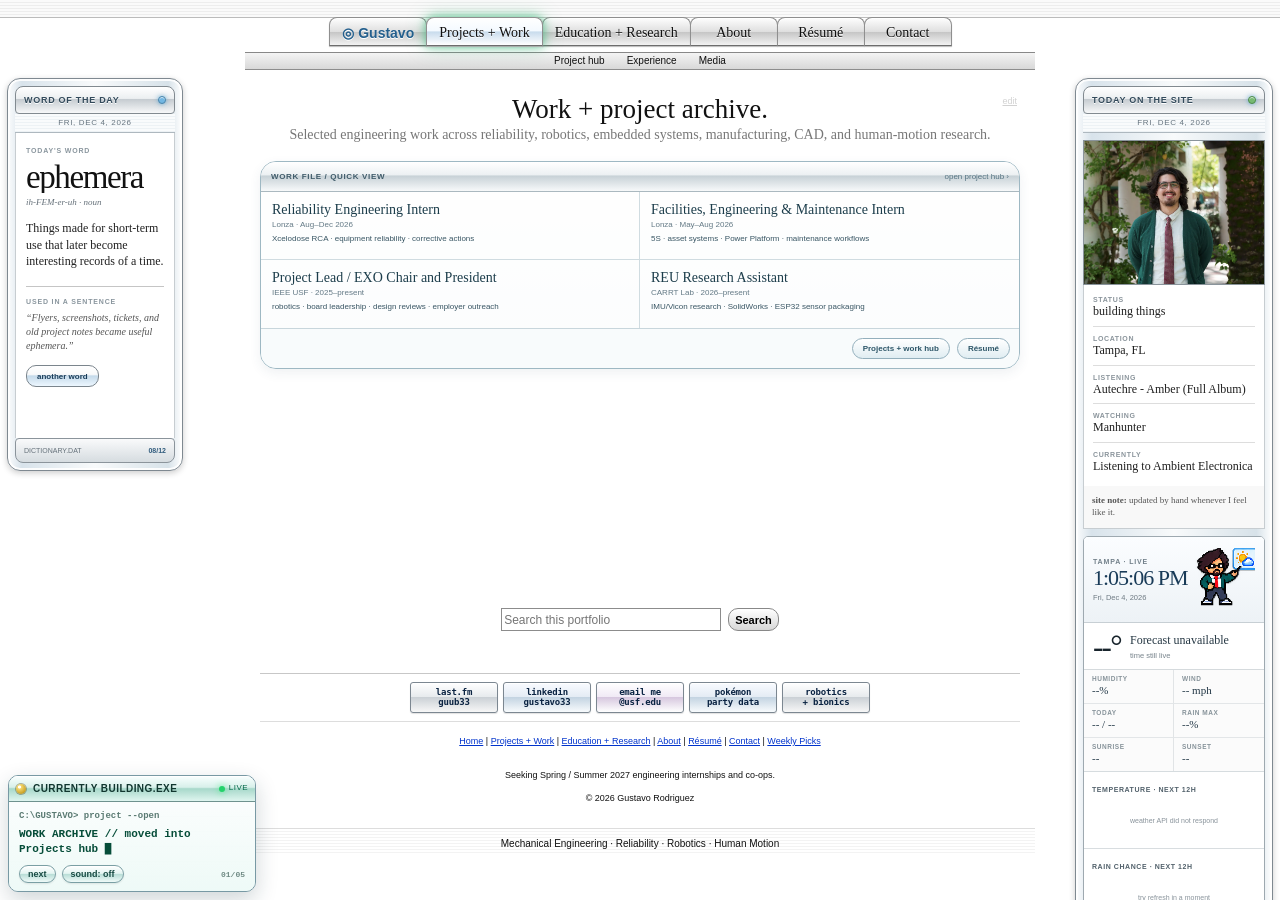
<file: work.html>
<!doctype html>
<html lang="en"><head><meta charset="utf-8"/><meta content="width=device-width,initial-scale=1" name="viewport"/><meta content="Gustavorodriguezpc" name="author"/><meta content="Work and project archive for Gustavo Rodriguez." name="description"/><title>Work | Gustavo Rodriguez</title><link href="styles.css" rel="stylesheet"/></head><body data-page="work" data-work-build="v57">
<aside aria-label="Word of the day" class="daily-dock left"><section class="daily-card"><div class="daily-titlebar"><span>WORD OF THE DAY</span><span class="daily-led"></span></div><div class="daily-date" data-daily-date=""></div><div class="daily-body"><div class="word-kicker">TODAY'S WORD</div><h2 class="daily-word" data-word=""></h2><div class="word-meta"><span data-pronunciation=""></span> · <span data-pos=""></span></div><p class="word-definition" data-definition=""></p><div class="word-rule"></div><div class="word-example-label">USED IN A SENTENCE</div><p class="word-example" data-example=""></p><button class="mini-aqua" data-next-word="" type="button">another word</button></div><div class="daily-status"><span>DICTIONARY.DAT</span><b data-word-index="">01/12</b></div></section></aside>
<aside aria-label="Today on Gustavo's site" class="daily-dock right"><section class="daily-card"><div class="daily-titlebar"><span>TODAY ON THE SITE</span><span class="daily-led alt"></span></div><div class="daily-date" data-daily-date=""></div><div class="site-photo"><img alt="Gustavo Rodriguez" id="sideHeadshot" src="gustavo-headshot-horizontal.webp"/></div><div class="site-lines"><div><small>STATUS</small><strong id="sideStatus">building things</strong></div><div><small>LOCATION</small><strong>Tampa, FL</strong></div><div><small>LISTENING</small><strong id="sideSong">Slowdive</strong></div><div><small>WATCHING</small><strong id="sideMovie">Fallen Angels</strong></div><div><small>CURRENTLY</small><strong id="sideCurrent">EXO + reliability</strong></div></div><div class="site-note"><b>site note:</b> updated by hand whenever I feel like it.</div><div class="daily-status"><span>PERSONAL.HTML</span><b class="online-dot">ONLINE</b></div></section></aside>
<div class="top-lines"></div>
<div class="wrap">
<nav aria-label="Main pages" class="tabs"><a class="tab home" href="index.html">◎ Gustavo</a><a class="tab active" href="projects.html">Projects + Work</a><a class="tab" href="education.html">Education + Research</a><a class="tab" href="about.html">About</a><a class="tab" href="resume.html">Résumé</a><a class="tab" href="contact.html">Contact</a></nav>
<nav aria-label="Utility pages" class="subnav"><a href="projects.html#project-hub">Project hub</a><a href="projects.html#featured-experience">Experience</a><a href="projects.html#project-media">Media</a></nav>
<main class="page-main v60-work-compact">
<section id="work">
  <h2 class="section-title">Featured work.</h2>
  <div class="section-sub">Work and project detail now live together in the Projects hub.</div>
  <section class="v60-featured-tablet v60-work-tablet">
    <div class="v60-tablet-title"><span>WORK FILE / QUICK VIEW</span><a href="projects.html">open project hub ›</a></div>
    <div class="v60-role-list">
      <a href="projects.html#featured-experience"><b>Reliability Engineering Intern</b><span>Lonza · Aug–Dec 2026</span><em>Xcelodose RCA · equipment reliability · corrective actions</em></a>
      <a href="projects.html#featured-experience"><b>Facilities, Engineering &amp; Maintenance Intern</b><span>Lonza · May–Aug 2026</span><em>5S · asset systems · Power Platform · maintenance workflows</em></a>
      <a href="projects.html#featured-experience"><b>Project Lead / EXO Chair and President</b><span>IEEE USF · 2025–present</span><em>robotics · board leadership · design reviews · employer outreach</em></a>
      <a href="projects.html#featured-experience"><b>REU Research Assistant</b><span>CARRT Lab · 2026–present</span><em>IMU/Vicon research · SolidWorks · ESP32 sensor packaging</em></a>
    </div>
    <div class="v60-work-open"><a href="projects.html">Projects + work hub</a><a href="resume.html">Résumé</a></div>
  </section>
</section>
</main>
<div class="search no-print"><input aria-label="Search portfolio" id="siteSearch" placeholder="Search this portfolio"/><button id="searchBtn" type="button">Search</button></div><div class="search-msg no-print" id="searchMsg"></div>
<footer class="footer"><div class="map"><a href="index.html">Home</a> | <a href="education.html">Education</a> | <a href="projects.html">Projects</a> | <a href="about.html">About</a> | <a href="resume.html">Résumé</a> | <a href="contact.html">Contact</a> | <a href="media.html">Weekly Picks</a> | <a href="assets.html">Assets</a></div><div>Seeking Spring / Summer 2027 engineering internships and co-ops.</div><div style="margin-top:7px">© 2026 Gustavo Rodriguez</div><div class="server">Mechanical Engineering · Reliability · Robotics · Human Motion</div></footer>
</div>
<script src="site-data.js"></script><script src="project-media.js"></script><script src="portfolio-content.js"></script><script src="content-editor.js"></script><script src="bootstrap.bundle.min.js"></script><script src="site.js"></script>
</body></html>
</file>
<file: styles.css>
*{box-sizing:border-box}html{scroll-behavior:smooth;background:#fff;color:#111}body{margin:0;font:12px/1.35 Arial,Helvetica,sans-serif;background:#fff;color:#111}a{color:#03c;text-decoration:underline}a:hover{color:#c00}.wrap{width:790px;max-width:calc(100vw - 22px);margin:0 auto}section,[id]{scroll-margin-top:58px}.flash-target{animation:flashTarget 1.15s ease}@keyframes flashTarget{0%,100%{background-color:transparent}25%,70%{background-color:#fff7c9}}
.top-lines{height:18px;background:repeating-linear-gradient(#fafafa 0 2px,#ededed 2px 3px);border-bottom:1px solid #bbb}.tabs{display:flex;align-items:flex-end;justify-content:center;height:31px;margin-top:-1px;position:relative;z-index:30}.tab{height:29px;min-width:94px;padding:6px 14px 0;text-align:center;text-decoration:none;color:#111;font:14px Georgia,'Times New Roman',serif;border:1px solid #8f8f8f;border-bottom-color:#6d6d6d;border-radius:8px 8px 0 0;background:linear-gradient(#fefefe,#dedede 52%,#c6c6c6 53%,#f2f2f2);box-shadow:inset 0 1px #fff,0 1px 1px #bbb;margin-right:-1px;text-shadow:0 1px #fff}.tab.home{font-family:Arial,sans-serif;font-weight:bold;color:#2f6cb3}.tab.active{background:linear-gradient(#fff,#eaf4ff 48%,#abc9e7 52%,#f3f8fd);color:#174f80}.subnav{height:18px;display:flex;justify-content:center;gap:22px;align-items:center;border-top:1px solid #888;border-bottom:1px solid #8d8d8d;background:linear-gradient(#f4f4f4,#d8d8d8);font-size:10px;white-space:nowrap;overflow:hidden;position:relative;z-index:29}.subnav a{color:#111;text-decoration:none}.subnav a:hover{text-decoration:underline}.subnav a.active{font-weight:bold;color:#174f80}
.hero{min-height:345px;position:relative;border-bottom:1px solid #bbb;background:#fff;overflow:hidden;padding:27px 24px 18px}.hero-grid{display:grid;grid-template-columns:46% 54%;align-items:center;min-height:285px}.hero-image{display:flex;align-items:center;justify-content:center;height:275px}.hero-image img{max-width:100%;max-height:255px;object-fit:contain;filter:drop-shadow(0 12px 8px rgba(0,0,0,.18))}.hero-copy{padding:8px 5px 0 26px;text-align:left}.hero-intro{display:grid;grid-template-columns:minmax(0,1fr) 108px;gap:16px;align-items:center}.hero-copy-text{text-align:center}.headshot-card{width:108px;padding:5px;border:1px solid #8f8f8f;border-radius:7px;background:linear-gradient(#fff,#ddd);box-shadow:inset 0 1px #fff,0 2px 5px rgba(0,0,0,.18)}.headshot-card img{display:block;width:96px;height:118px;object-fit:cover;object-position:center 24%;border:1px solid #777;background:#d7d7d7}.headshot-card small{display:block;text-align:center;font:8px/1.2 Arial,sans-serif;color:#555;padding-top:4px}.headshot-fallback{width:96px;height:118px;display:grid;place-items:center;border:1px solid #777;background:linear-gradient(#e9eef1,#cbd4da);font:34px Georgia,serif;color:#596b78}.hero h1{font:49px/.98 Georgia,'Times New Roman',serif;margin:0 0 16px;letter-spacing:-2.1px;font-weight:normal}.hero .dek{font:24px/1.12 Georgia,'Times New Roman',serif;color:#707070;margin:0 0 20px;letter-spacing:-.7px}.hero .small{font-size:11px;color:#777}.hero .cta,.aqua-btn{display:inline-block;margin-top:12px;padding:4px 13px;text-decoration:none;color:#111;border:1px solid #888;border-radius:7px;background:linear-gradient(#fff 0,#f8f8f8 42%,#c7d8ec 50%,#edf6ff 100%);box-shadow:inset 0 1px #fff;font-weight:bold;cursor:pointer}.hero-date{position:absolute;right:3px;bottom:3px;font-size:9px;color:#9a9a9a}.newsbar{height:18px;margin-top:4px;border:1px solid #919191;border-radius:5px;background:linear-gradient(#f8f8f8,#cfcfcf);box-shadow:inset 0 1px #fff;display:grid;grid-template-columns:165px 1fr;align-items:center;overflow:hidden}.newsbar b{text-align:center;font-family:Georgia,'Times New Roman',serif;font-size:12px;border-right:1px solid #a2a2a2}.newsbar span{padding-left:8px;font:11px Georgia,'Times New Roman',serif;white-space:nowrap;overflow:hidden;text-overflow:ellipsis}
.tiles{display:grid;grid-template-columns:repeat(2,minmax(0,1fr));gap:8px;margin:10px 0 11px}.tile{min-height:148px;border:1px solid #999;border-radius:7px;background:linear-gradient(#fff,#fafafa 70%,#ececec);box-shadow:0 1px 2px rgba(0,0,0,.16);padding:10px;position:relative;overflow:hidden}.tile-layout{display:grid;grid-template-columns:minmax(0,1fr) 72px;gap:12px;min-height:124px;align-items:start}.tile-copy{min-width:0;padding-bottom:24px}.tile h3{font:19px/1 Georgia,'Times New Roman',serif;margin:0 0 7px;font-weight:normal}.tile p{font-size:10px;line-height:1.28;margin:0;color:#333}.tile .badge{align-self:end;justify-self:end;width:64px;height:64px;border-radius:50%;display:grid;place-items:center;color:white;font:bold 22px Georgia,serif;text-shadow:0 1px 2px #333;border:1px solid #71839e;box-shadow:inset 0 0 0 1px rgba(255,255,255,.55),0 1px 2px rgba(0,0,0,.18);background:radial-gradient(circle at 35% 25%,#dff4ff 0 15%,#87b7dd 38%,#2b5b8b 80%)}.tile:nth-child(2) .badge{background:radial-gradient(circle at 35% 25%,#fff5d9 0 15%,#e2bb72 40%,#866128 80%);border-color:#876b3f}.tile:nth-child(3) .badge{background:radial-gradient(circle at 35% 25%,#e9fce5 0 15%,#8fbf7d 40%,#47713b 80%);border-color:#56734c}.tile:nth-child(4) .badge{background:radial-gradient(circle at 35% 25%,#f5e8ff 0 15%,#af8bd5 40%,#5e417a 80%);border-color:#73598a}.tile a.more{position:absolute;left:10px;bottom:10px;font-size:9px}.rule{height:1px;background:#aaa;margin:13px 0}.section-title{font:27px/1 Georgia,'Times New Roman',serif;font-weight:normal;margin:22px 0 4px;text-align:center}.section-sub{text-align:center;color:#777;font:14px Georgia,'Times New Roman',serif;margin-bottom:13px}.section-box{border:1px solid #aaa;border-radius:7px;background:#fff;box-shadow:0 1px 2px rgba(0,0,0,.12);padding:12px;margin:0 0 16px}
.media-grid{display:grid;grid-template-columns:1fr 1fr;gap:10px;margin:8px 0 16px}.player-box{border:1px solid #8e8e8e;border-radius:7px;background:#eee;box-shadow:0 1px 2px rgba(0,0,0,.2);overflow:hidden}.player-head{height:24px;background:linear-gradient(#fff,#d5d5d5 49%,#bcbcbc 50%,#efefef);border-bottom:1px solid #999;display:grid;grid-template-columns:55px 1fr 55px;align-items:center;text-align:center;font:bold 11px Georgia,'Times New Roman',serif}.player-head .dotset{text-align:left;padding-left:8px;color:#888;font-family:Arial,sans-serif;letter-spacing:1px}.player-head .open{text-align:right;padding-right:8px;font:9px Arial,sans-serif}.video{aspect-ratio:16/9;background:#111}.video iframe{display:block;width:100%;height:100%;border:0}.player-info{background:#fff;padding:9px 10px 10px;min-height:74px}.player-info .label{font-size:9px;text-transform:uppercase;color:#777;letter-spacing:.08em}.player-info .name{font:19px Georgia,'Times New Roman',serif;margin:2px 0 2px}.player-info .note{font-size:10px;color:#555}
.projects-list{margin:4px 0 16px;border-top:1px solid #aaa}.prow{display:grid;grid-template-columns:155px 1fr 125px;gap:12px;padding:11px 5px;border-bottom:1px solid #ccc;align-items:start}.prow b{font:16px Georgia,'Times New Roman',serif;font-weight:normal}.prow p{margin:0;font-size:10px;color:#444;line-height:1.38}.prow span{font-size:9px;color:#777;text-align:right}.experience-grid{display:grid;grid-template-columns:1fr 1fr;gap:9px}.xp{border:1px solid #aaa;border-radius:6px;padding:10px;background:linear-gradient(#fff,#f4f4f4);min-height:120px}.xp small{color:#777;font-size:8px;text-transform:uppercase}.xp h3{font:17px Georgia,serif;font-weight:normal;margin:3px 0 2px}.xp h4{font-size:10px;margin:0 0 7px;color:#444}.xp p{font-size:10px;line-height:1.35;margin:0;color:#333}
.asset-strip{display:flex;gap:8px;overflow-x:auto;padding:8px 3px 11px;scroll-snap-type:x proximity}.asset-thumb{flex:0 0 132px;width:132px;height:112px;padding:4px;border:1px solid #8e8e8e;border-radius:5px;background:linear-gradient(#fff,#ddd);cursor:pointer;position:relative;scroll-snap-align:start}.asset-thumb img{width:100%;height:92px;object-fit:contain;background:#fff;display:block}.asset-thumb span{position:absolute;right:6px;bottom:5px;font:bold 8px Arial;color:#555}.project-assets{display:grid;grid-template-columns:repeat(3,1fr);gap:8px;margin:8px 0}.asset-card{border:1px solid #999;border-radius:6px;background:#f7f7f7;padding:6px}.asset-card img{width:100%;height:145px;object-fit:cover;border:1px solid #aaa;background:#fff}.asset-card h3{font:16px Georgia,serif;font-weight:normal;margin:6px 2px 2px}.asset-card p{font-size:9px;color:#555;margin:0 2px 6px}.doc-grid{display:grid;grid-template-columns:repeat(2,1fr);gap:7px}.doc{display:grid;grid-template-columns:38px 1fr auto;gap:8px;align-items:center;padding:7px;border:1px solid #aaa;border-radius:5px;background:linear-gradient(#fff,#eee);text-decoration:none;color:#111}.doc:hover{color:#111;border-color:#555}.doc-icon{width:32px;height:38px;border:1px solid #888;background:white;display:grid;place-items:center;font:bold 9px Georgia,serif;color:#b22;box-shadow:inset 0 -8px #eee}.doc b{font:12px Georgia,serif;font-weight:normal}.doc small{display:block;color:#777;font-size:8px}.doc em{font-style:normal;color:#03c;font-size:9px}
.about-wrap{position:relative}.about-edit{position:absolute;right:0;top:-2px;border:0;background:none;color:#8b8b8b;font:9px Arial,sans-serif;text-decoration:underline;cursor:pointer;padding:2px 3px}.about-edit:hover{color:#333}.about-copy{font:14px/1.5 Georgia,'Times New Roman',serif;color:#333;max-width:640px;margin:0 auto 14px;text-align:center}.about-stats{display:grid;grid-template-columns:repeat(4,1fr);gap:6px}.stat{border:1px solid #aaa;border-radius:5px;padding:8px;text-align:center;background:linear-gradient(#fff,#eee)}.stat strong{display:block;font:18px Georgia,serif;font-weight:normal}.stat small{font-size:8px;color:#777;text-transform:uppercase}.contact-grid{display:grid;grid-template-columns:1fr 1fr;gap:8px}.contact-card{border:1px solid #aaa;border-radius:6px;padding:11px;background:#fafafa}.contact-card h3{font:17px Georgia,serif;font-weight:normal;margin:0 0 6px}.contact-card p{font-size:10px;color:#444;margin:0 0 7px}.skills{display:flex;gap:5px;flex-wrap:wrap}.skill{border:1px solid #aaa;border-radius:10px;padding:2px 8px;background:#f2f2f2;font-size:9px}.search{display:flex;justify-content:center;gap:7px;align-items:center;margin:16px 0}.search input{width:220px;height:23px;border:1px solid #8c8c8c}.search button{height:23px;border:1px solid #888;border-radius:3px;background:linear-gradient(#fff,#d7d7d7);font:bold 11px Arial,sans-serif}.search-msg{text-align:center;min-height:16px;color:#777;font-size:9px}.footer{text-align:center;font-size:9px;line-height:1.75;padding:4px 0 26px;color:#111}.footer .map{margin:6px 0 18px}.server{margin-top:22px;padding:6px 0 0;border-top:1px solid #ddd;background:repeating-linear-gradient(#fff 0 2px,#f3f3f3 2px 3px);font-size:10px}
/* side widgets */.daily-dock{position:fixed;top:78px;width:176px;z-index:20;color:#111;font-family:Arial,Helvetica,sans-serif}.daily-dock.left{left:7px}.daily-dock.right{right:7px}.daily-card{border:1px solid #7f8991;border-radius:13px;background:linear-gradient(90deg,#fbfcfd 0,#d8e3eb 8%,#f8fafb 50%,#d7e2e9 92%,#fff 100%);box-shadow:inset 0 0 0 2px rgba(255,255,255,.9),0 2px 6px rgba(0,0,0,.2);padding:7px;overflow:hidden}.daily-titlebar{height:28px;border:1px solid #828a90;border-radius:8px 8px 4px 4px;background:linear-gradient(#fff,#eceff1 44%,#c6ccd1 48%,#f7f8f9);display:flex;align-items:center;justify-content:space-between;padding:0 8px;font:bold 9px Arial,sans-serif;letter-spacing:.08em;color:#334a5b;text-shadow:0 1px #fff}.daily-led{width:8px;height:8px;border-radius:50%;background:#72b7e3;border:1px solid #4b86ac;box-shadow:inset 0 1px rgba(255,255,255,.8),0 0 5px rgba(78,156,205,.8)}.daily-led.alt{background:#76ba72;border-color:#4e8c4b}.daily-date{height:19px;display:flex;align-items:center;justify-content:center;color:#66747f;font:8px/1 Arial,sans-serif;letter-spacing:.08em;border-bottom:1px solid #aeb8bf;background:repeating-linear-gradient(#f9fbfc 0 2px,#edf2f5 2px 3px)}.daily-body{padding:14px 10px 11px;background:#fff;border-left:1px solid #c7cdd1;border-right:1px solid #c7cdd1;min-height:305px}.word-kicker,.word-example-label{font:bold 7px/1 Arial,sans-serif;letter-spacing:.12em;color:#8a969e}.daily-word{font:31px/.95 Georgia,'Times New Roman',serif;font-weight:normal;letter-spacing:-1.4px;margin:8px 0 4px;white-space:nowrap;overflow:hidden;width:100%;max-width:100%}.word-meta{font:9px Georgia,'Times New Roman',serif;color:#66717a;margin-bottom:13px;font-style:italic}.word-definition{font:12px/1.38 Georgia,'Times New Roman',serif;margin:0;color:#202020}.word-rule{height:1px;background:#c5c5c5;margin:16px 0 11px}.word-example{font:10px/1.38 Georgia,'Times New Roman',serif;color:#555;margin:6px 0 13px;font-style:italic}.mini-aqua{height:22px;padding:0 10px;border:1px solid #7b858d;border-radius:8px;background:linear-gradient(#fff 0,#f8f9fa 42%,#c5daea 50%,#edf7ff 100%);box-shadow:inset 0 1px #fff;font:bold 8px Arial,sans-serif;color:#173b58;cursor:pointer}.daily-status{height:25px;border:1px solid #8b949b;border-radius:4px 4px 8px 8px;background:linear-gradient(#f9fafb,#d6dce0);display:flex;align-items:center;justify-content:space-between;padding:0 8px;font:7px Arial,sans-serif;color:#65717a}.daily-status b{color:#315c7d}.online-dot{color:#417d3c!important}.site-photo{height:145px;margin:7px 0 0;border:1px solid #8a949b;background:#cdd6dc;overflow:hidden}.site-photo img{width:100%;height:100%;display:block;object-fit:cover;object-position:center 24%}.site-lines{background:#fff;border-left:1px solid #c7cdd1;border-right:1px solid #c7cdd1;padding:3px 9px 5px}.site-lines>div{padding:8px 0 7px;border-bottom:1px solid #ddd}.site-lines>div:last-child{border-bottom:0}.site-lines small{display:block;font:bold 7px Arial,sans-serif;color:#8b959c;letter-spacing:.09em;margin-bottom:2px}.site-lines strong{display:block;font:12px/1.15 Georgia,'Times New Roman',serif;font-weight:normal;color:#1f1f1f;overflow-wrap:anywhere}.site-note{font:9px/1.3 Georgia,'Times New Roman',serif;color:#555;background:#f8f8f8;border:1px solid #c7cdd1;border-top:0;padding:9px 8px 10px;margin-bottom:7px}
/* modal + lightbox */.modal,.lightbox{display:none;position:fixed;inset:0;background:rgba(0,0,0,.52);z-index:99;place-items:center;padding:18px}.modal.open,.lightbox.open{display:grid}.panel{width:min(680px,96vw);background:#eee;border:1px solid #666;border-radius:8px;box-shadow:0 12px 40px rgba(0,0,0,.4);overflow:hidden}.panel-title{height:27px;background:linear-gradient(#fff,#d5d5d5 49%,#bcbcbc 50%,#efefef);border-bottom:1px solid #888;text-align:center;padding-top:5px;font:bold 12px Georgia,'Times New Roman',serif}.panel-body{padding:13px;background:#f4f4f4}.formgrid{display:grid;grid-template-columns:1fr 1fr;gap:12px}fieldset{border:1px solid #aaa;background:#fff;padding:10px}legend{font:14px Georgia,'Times New Roman',serif}label{display:block;font-size:9px;color:#555;margin:7px 0 3px;text-transform:uppercase}input[type=text],textarea{width:100%;border:1px solid #888;font:11px Arial,sans-serif;padding:5px;background:white}textarea{height:65px;resize:vertical}.panel-actions{display:flex;justify-content:flex-end;gap:7px;margin-top:10px}.lightbox-inner{max-width:min(1000px,96vw);max-height:92vh;background:#eee;border:1px solid #555;border-radius:7px;padding:7px}.lightbox img{max-width:94vw;max-height:84vh;display:block;background:#fff}.lightbox-close{display:block;margin:6px auto 0}
@media(max-width:1180px){.daily-dock{width:154px}.daily-dock.left{left:2px}.daily-dock.right{right:2px}.daily-word{font-size:26px}.site-photo{height:126px}}@media(max-width:1030px){.daily-dock{display:none}}@media(max-width:700px){.wrap{max-width:100%;width:100%}.tabs{overflow-x:auto;justify-content:flex-start;padding-left:6px}.tab{min-width:90px}.subnav{gap:12px;justify-content:flex-start;padding:0 8px}.hero{padding:18px 12px}.hero-grid{grid-template-columns:1fr}.hero-image{height:190px}.hero-copy{padding:0 4px 8px}.hero-intro{grid-template-columns:1fr}.headshot-card{margin:4px auto 10px}.hero h1{font-size:40px}.hero .dek{font-size:20px}.tiles,.media-grid,.experience-grid,.project-assets,.doc-grid,.contact-grid{grid-template-columns:1fr;padding-left:6px;padding-right:6px}.newsbar{margin-left:6px;margin-right:6px;grid-template-columns:120px 1fr}.projects-list{margin-left:6px;margin-right:6px}.prow{grid-template-columns:110px 1fr}.prow span{grid-column:2;text-align:left}.about-stats{grid-template-columns:1fr 1fr}.formgrid{grid-template-columns:1fr}.section-box{margin-left:6px;margin-right:6px}}
@media print{.daily-dock,.top-lines,.tabs,.subnav,#media,#assets,.search,.footer,.about-edit,.no-print{display:none!important}.wrap{width:100%;max-width:none}.hero{min-height:0}.hero-image{display:none}.hero-grid{grid-template-columns:1fr}.headshot-card{float:right}.section-title{text-align:left}.experience-grid{grid-template-columns:1fr 1fr}.doc-grid{display:none}}

/* multipage additions */
.page-main{min-height:520px;padding:4px 0 22px}.page-main>section{animation:pageIn .16s ease-out}@keyframes pageIn{from{opacity:.88;transform:translateY(2px)}to{opacity:1;transform:none}}
.tabs .tab,.subnav a{cursor:pointer}.page-note{font:10px Georgia,'Times New Roman',serif;color:#777;text-align:center;margin:0 0 12px}.quick-links{display:grid;grid-template-columns:repeat(4,1fr);gap:8px;margin:10px 0 14px}.quick-link{border:1px solid #999;border-radius:7px;background:linear-gradient(#fff,#f4f4f4);padding:10px;min-height:104px;position:relative}.quick-link h3{font:17px Georgia,serif;font-weight:normal;margin:0 0 5px}.quick-link p{font-size:9px;color:#555;margin:0 0 22px;line-height:1.35}.quick-link a{position:absolute;bottom:9px;left:10px;font-size:9px}.about-edit{opacity:.38;transition:opacity .15s}.about-edit:hover{opacity:1}.page-return{font-size:9px;margin:6px 0 0}.editor-note{font-size:9px;color:#666;margin:7px 0 0}.site-photo img{object-position:center 22%}.search{margin-top:18px}
@media(max-width:700px){.quick-links{grid-template-columns:1fr 1fr}.page-main{padding-left:0;padding-right:0}}

/* about + resume image/PDF updates */
.about-profile{display:grid;grid-template-columns:190px minmax(0,1fr);gap:24px;align-items:center;max-width:690px;margin:24px auto 18px}.about-photo-card{border:1px solid #8f8f8f;border-radius:8px;padding:6px;background:linear-gradient(#fff,#e8e8e8);box-shadow:inset 0 1px #fff,0 2px 5px rgba(0,0,0,.14)}.about-photo-card img{display:block;width:100%;height:215px;object-fit:cover;object-position:center 22%;border:1px solid #777;background:#d7d7d7}.about-photo-caption{text-align:center;font:8px/1.25 Arial,sans-serif;color:#666;padding:5px 2px 1px}.about-profile-copy .section-title,.about-profile-copy .section-sub,.about-profile-copy .about-copy{text-align:left;margin-left:0;margin-right:0}.about-profile-copy .section-title{margin-top:0}.about-profile-copy .about-copy{max-width:none}.about-actions-row{display:flex;align-items:center;gap:12px;margin-top:8px}.about-actions-row .aqua-btn{margin-top:0}.about-text-link{font-size:9px}.resume-toolbar{display:flex;justify-content:center;gap:8px;margin:0 0 10px}.resume-toolbar .aqua-btn{margin-top:0}.resume-layout{display:grid;grid-template-columns:165px minmax(0,1fr);gap:10px;align-items:start}.resume-mini-profile{border:1px solid #aaa;border-radius:7px;background:linear-gradient(#fff,#f1f1f1);padding:9px;font:10px/1.35 Georgia,'Times New Roman',serif;color:#333}.resume-mini-profile h3{font:18px/1 Georgia,'Times New Roman',serif;font-weight:normal;margin:8px 0 5px}.resume-mini-profile p{margin:7px 0}.resume-headshot{border:1px solid #888;background:#ddd;padding:3px}.resume-headshot img{display:block;width:100%;height:168px;object-fit:cover;object-position:center 22%;background:#d6d6d6}.resume-mini-rule{height:1px;background:#bbb;margin:10px 0}.resume-pdf-shell{border:1px solid #999;border-radius:7px;padding:4px;background:linear-gradient(#fff,#ddd);box-shadow:0 1px 2px rgba(0,0,0,.12)}.resume-pdf-shell object{display:block;width:100%;height:790px;border:0;background:#fff}.pdf-fallback{padding:30px;text-align:center;font:12px Georgia,serif}.resume-notes{margin-top:10px}.resume-notes h3{font:18px Georgia,serif;font-weight:normal;margin:0 0 7px}.resume-notes p{font-size:10px;line-height:1.4}.about-photo-card .headshot-fallback,.resume-headshot .headshot-fallback{width:100%;height:215px}.resume-headshot .headshot-fallback{height:168px}
@media(max-width:700px){.about-profile{grid-template-columns:1fr;padding:0 12px}.about-photo-card{max-width:260px;margin:0 auto}.about-profile-copy .section-title,.about-profile-copy .section-sub,.about-profile-copy .about-copy{text-align:center}.about-actions-row{justify-content:center}.resume-layout{grid-template-columns:1fr;padding:0 6px}.resume-mini-profile{display:grid;grid-template-columns:120px 1fr;column-gap:10px}.resume-headshot{grid-row:1 / span 6}.resume-pdf-shell object{height:620px}}

/* About page photo row */
.about-photo-grid{display:grid;grid-template-columns:1.45fr .78fr .78fr;gap:8px;margin:14px 0 2px}.about-snapshot{margin:0;border:1px solid #999;border-radius:6px;padding:4px;background:linear-gradient(#fff,#e9e9e9);box-shadow:0 1px 2px rgba(0,0,0,.13);overflow:hidden}.about-snapshot img{display:block;width:100%;height:168px;object-fit:cover;border:1px solid #888;background:#ddd}.about-snapshot.wide img{object-position:center 30%}.about-snapshot:nth-child(2) img{object-fit:contain;background:#fff}.about-snapshot:nth-child(3) img{object-position:center 52%}.about-snapshot figcaption{text-align:center;padding:4px 2px 1px;color:#666;font:8px/1.25 Arial,sans-serif}.about-photo-card img{height:250px;object-position:center 28%}.about-profile{grid-template-columns:205px minmax(0,1fr);max-width:720px}.about-stats{margin-top:6px}
@media(max-width:700px){.about-photo-grid{grid-template-columns:1fr 1fr;padding:0 8px}.about-snapshot.wide{grid-column:1/-1}.about-snapshot img{height:155px}.about-snapshot.wide img{height:190px}.about-photo-card img{height:255px}}

/* About page: keep exactly two Gustavo photos total (portrait + horizontal). */





/* About page stays to two visible photos total. */
body[data-page="about"] .daily-dock.right .site-photo{display:none}

.snapshot-link{display:block;color:inherit;text-decoration:none}
.mime-card{display:flex;flex-direction:column;height:100%}
.mime-poster{height:168px;border:1px solid #888;background:linear-gradient(180deg,#eef2f5 0%,#d8e0e7 100%);display:flex;flex-direction:column;align-items:center;justify-content:center;gap:6px;color:#384d63;letter-spacing:.04em;text-align:center}
.mime-poster-label{font:700 9px/1 Arial,sans-serif;text-transform:uppercase;color:#7a8897;letter-spacing:.18em}
.mime-poster-title{font:700 34px/1 Georgia,'Times New Roman',serif;letter-spacing:.06em}
.mime-poster-sub{font:700 14px/1.1 Georgia,'Times New Roman',serif;color:#24384d}.mime-poster-meta{font:9px/1.2 Arial,sans-serif;text-transform:uppercase;color:#697684;letter-spacing:.12em;padding:0 10px}
.about-snapshot.mime-card figcaption{margin-top:auto}
@media(max-width:700px){.mime-poster{height:155px}}

/* v14: bubblier Aqua treatment + project media mini windows */
.tile,.section-box,.xp,.stat,.quick-link,.contact-card,.about-photo-card,.about-snapshot,.resume-mini-profile,.resume-pdf-shell{border-radius:11px}
.aqua-btn,.mini-aqua,.gallery-chip,.search button{border-radius:10px}
.tile,.xp,.stat,.about-snapshot,.prow{box-shadow:inset 0 1px rgba(255,255,255,.95),0 2px 4px rgba(0,0,0,.11)}
.projects-list{border-top:0;display:grid;gap:7px;margin-top:10px}
.prow{grid-template-columns:155px 1fr 136px;border:1px solid #aaa;border-radius:11px;padding:11px 10px;background:linear-gradient(#fff,#f9f9f9 67%,#eceff2);transition:transform .12s ease,border-color .12s ease,box-shadow .12s ease}
.prow:hover{border-color:#7f9eb6;box-shadow:inset 0 1px #fff,0 3px 7px rgba(51,92,124,.14);transform:translateY(-1px)}
.prow-meta{display:flex;flex-direction:column;align-items:flex-end;gap:7px;min-width:0}.prow-meta span{display:block;text-align:right}.gallery-chip{min-height:24px;padding:2px 9px;border:1px solid #7a8e9b;background:linear-gradient(#fff 0,#f7fbfd 40%,#c7deee 51%,#edf8ff 100%);box-shadow:inset 0 1px #fff;color:#174968;font:bold 8px Arial,sans-serif;white-space:nowrap;cursor:pointer}.gallery-chip:hover{border-color:#47799a;background:linear-gradient(#fff,#dceef9 49%,#afcfdf 51%,#effaff)}.gallery-empty{font:italic 8px Georgia,serif!important;color:#999!important}
.snapshot-link{appearance:none;width:100%;padding:0;border:0;background:none;color:inherit;text-align:inherit;cursor:pointer}.snapshot-link .about-snapshot{height:100%;transition:transform .12s ease,border-color .12s ease,box-shadow .12s ease}.snapshot-link:hover .about-snapshot{border-color:#6f91a8;box-shadow:inset 0 1px #fff,0 4px 9px rgba(51,92,124,.18);transform:translateY(-2px)}
.about-photo-grid .about-snapshot:nth-child(2) img{object-fit:cover;background:#ddd}.about-photo-grid .about-snapshot:nth-child(3) img{object-fit:cover;object-position:center 50%}

.gallery-open{overflow:hidden}.gallery-modal{position:fixed;inset:0;z-index:9999;display:grid;place-items:center;padding:18px;background:rgba(29,39,49,.45);backdrop-filter:blur(3px);opacity:1;visibility:visible;transition:opacity .14s ease}.gallery-modal[aria-hidden="true"]{opacity:0;visibility:hidden;pointer-events:none}.gallery-window{width:min(760px,calc(100vw - 30px));max-height:min(760px,calc(100vh - 34px));overflow:auto;border:1px solid #6f7880;border-radius:15px;background:linear-gradient(90deg,#eff4f7 0,#fff 4%,#fff 96%,#e3ebf0 100%);box-shadow:inset 0 0 0 2px rgba(255,255,255,.95),0 18px 48px rgba(0,0,0,.32)}
.gallery-bar{position:sticky;top:0;z-index:5;display:grid;grid-template-columns:90px 1fr 34px;align-items:center;min-height:34px;padding:4px 7px;border-bottom:1px solid #777;border-radius:14px 14px 0 0;background:linear-gradient(#fff 0,#edf0f2 44%,#bcc4ca 49%,#f7f8f8 100%);box-shadow:inset 0 1px #fff;text-align:center}.gallery-bar strong{font:14px Georgia,'Times New Roman',serif;font-weight:normal;color:#1d2f3b}.gallery-lights{display:flex;gap:6px;padding-left:3px}.gallery-lights i{width:11px;height:11px;border-radius:50%;border:1px solid #8a6a6a;background:radial-gradient(circle at 35% 30%,#fff 0 8%,#ee8686 30%,#b44646 78%);box-shadow:inset 0 1px rgba(255,255,255,.7)}.gallery-lights i:nth-child(2){border-color:#8e865a;background:radial-gradient(circle at 35% 30%,#fff 0 8%,#f3d983 30%,#b29137 78%)}.gallery-lights i:nth-child(3){border-color:#668368;background:radial-gradient(circle at 35% 30%,#fff 0 8%,#9ddd9a 30%,#4c9650 78%)}.gallery-close{width:25px;height:25px;padding:0;border:1px solid #7b858d;border-radius:50%;background:linear-gradient(#fff,#d8e2e8);font:18px/1 Arial,sans-serif;color:#354b5a;cursor:pointer}.gallery-tabs{display:flex;justify-content:center;gap:6px;padding:8px;border-bottom:1px solid #b9c2c8;background:#edf2f5}.gallery-tabs button{min-width:82px;height:25px;padding:0 11px;border:1px solid #879199;border-radius:12px;background:linear-gradient(#fff,#dde5ea);font:9px Arial,sans-serif;color:#334b5b;cursor:pointer}.gallery-tabs button.active{background:linear-gradient(#f9fdff 0,#d7edf9 45%,#8fc3df 50%,#e8f7ff 100%);border-color:#5f89a4;font-weight:bold;color:#123d58}.gallery-stage{display:grid;place-items:center;min-height:360px;padding:12px;background:repeating-linear-gradient(0deg,#f8fafb 0 2px,#f2f5f6 2px 3px)}.gallery-image,.gallery-video{display:block;width:100%;max-width:690px;height:min(470px,55vh);object-fit:contain;border:1px solid #7c858b;background:#111;box-shadow:0 2px 8px rgba(0,0,0,.18)}iframe.gallery-video{border:1px solid #6f7880}.gallery-caption{min-height:34px;padding:9px 14px 7px;text-align:center;color:#4e5960;font:11px/1.35 Georgia,'Times New Roman',serif;background:#fff}.gallery-thumbs{display:flex;gap:6px;overflow-x:auto;padding:8px 10px;border-top:1px solid #c0c8cd;border-bottom:1px solid #aeb8be;background:#e9eef1}.gallery-thumb{flex:0 0 74px;height:58px;padding:2px;border:1px solid #8f999f;border-radius:8px;background:linear-gradient(#fff,#dfe6ea);cursor:pointer;overflow:hidden}.gallery-thumb.active{border-color:#3679a5;box-shadow:0 0 0 2px rgba(68,137,180,.22)}.gallery-thumb img{display:block;width:100%;height:100%;object-fit:cover;border-radius:5px}.gallery-video-thumb{display:grid;place-items:center;width:100%;height:33px;border-radius:5px;background:#2f4657;color:#fff;font:20px Arial,sans-serif}.gallery-thumb small{display:block;margin-top:2px;font:7px Arial,sans-serif;color:#44535e}.gallery-nav{display:grid;grid-template-columns:1fr auto 1fr;align-items:center;gap:8px;padding:9px 11px 11px}.gallery-nav button{height:26px;border:1px solid #7d8991;border-radius:10px;background:linear-gradient(#fff 0,#f8fbfd 42%,#c7dbe8 50%,#eef8fd 100%);font:bold 8px Arial,sans-serif;color:#264f69;cursor:pointer}.gallery-nav button:last-child{justify-self:end}.gallery-nav button:first-child{justify-self:start}.gallery-nav span{font:9px Arial,sans-serif;color:#667680}.gallery-missing{display:flex;flex-direction:column;gap:8px;text-align:center;color:#64717a}.gallery-missing b{font:18px Georgia,serif;font-weight:normal}.gallery-missing span{font:10px Arial,sans-serif}
@media(max-width:700px){.prow{grid-template-columns:105px 1fr}.prow-meta{grid-column:2;align-items:flex-start}.prow-meta span{text-align:left}.gallery-window{width:calc(100vw - 12px);max-height:calc(100vh - 16px)}.gallery-stage{min-height:260px;padding:7px}.gallery-image,.gallery-video{height:46vh}.gallery-bar{grid-template-columns:72px 1fr 30px}.gallery-tabs{overflow-x:auto;justify-content:flex-start}.gallery-thumb{flex-basis:64px;height:52px}}
.project-media-shelf{display:flex;flex-wrap:wrap;align-items:center;justify-content:center;gap:6px;margin:14px 0 4px;padding:10px;border:1px solid #a7b0b6;border-radius:13px;background:linear-gradient(#fbfdfe,#edf2f5 52%,#e0e7eb);box-shadow:inset 0 1px #fff,0 2px 4px rgba(0,0,0,.1)}.project-media-shelf>span{margin-right:5px;color:#677680;font:9px Arial,sans-serif;text-transform:uppercase;letter-spacing:.08em}.project-media-shelf button{height:27px;padding:0 11px;border:1px solid #7c8c97;border-radius:13px;background:linear-gradient(#fff 0,#f7fbfd 42%,#c7dce9 50%,#eff9ff 100%);box-shadow:inset 0 1px #fff;color:#204b66;font:bold 8px Arial,sans-serif;cursor:pointer}.project-media-shelf button:hover{border-color:#47799a;background:linear-gradient(#fff,#dceef9 49%,#afcfdf 51%,#effaff)}

/* owner content manager */
.global-edit{position:absolute;right:0;top:-2px;border:0;background:none;color:#8b8b8b;font:9px Arial,sans-serif;text-decoration:underline;cursor:pointer;padding:2px 3px;opacity:.38;transition:opacity .15s}.global-edit:hover{opacity:1;color:#333}.cm-open{overflow:hidden}.content-manager{position:fixed;inset:0;z-index:12000;display:grid;place-items:center;padding:16px;background:rgba(25,34,42,.48);backdrop-filter:blur(3px);opacity:1;visibility:visible;transition:opacity .15s ease}.content-manager[aria-hidden="true"]{opacity:0;visibility:hidden;pointer-events:none}.cm-window{width:min(980px,calc(100vw - 24px));max-height:calc(100vh - 28px);display:flex;flex-direction:column;overflow:hidden;border:1px solid #677681;border-radius:18px;background:linear-gradient(90deg,#edf3f6,#fff 4%,#fff 96%,#e5edf1);box-shadow:inset 0 0 0 2px rgba(255,255,255,.9),0 20px 60px rgba(0,0,0,.34)}.cm-bar{display:grid;grid-template-columns:110px 1fr 34px;align-items:center;min-height:38px;padding:5px 8px;border-bottom:1px solid #7c878f;border-radius:17px 17px 0 0;background:linear-gradient(#fff 0,#edf1f3 43%,#bcc5cb 49%,#f8f9fa 100%);box-shadow:inset 0 1px #fff;text-align:center}.cm-bar strong{font:15px Georgia,'Times New Roman',serif;font-weight:normal;color:#243b4a}.cm-lights{display:flex;gap:7px}.cm-lights i{width:12px;height:12px;border-radius:50%;border:1px solid #8a6a6a;background:radial-gradient(circle at 35% 30%,#fff 0 8%,#ee8686 30%,#b44646 78%)}.cm-lights i:nth-child(2){border-color:#8e865a;background:radial-gradient(circle at 35% 30%,#fff 0 8%,#f3d983 30%,#b29137 78%)}.cm-lights i:nth-child(3){border-color:#668368;background:radial-gradient(circle at 35% 30%,#fff 0 8%,#9ddd9a 30%,#4c9650 78%)}.cm-close{width:27px;height:27px;padding:0;border:1px solid #78858e;border-radius:50%;background:linear-gradient(#fff,#d8e3e9);color:#334c5d;font:19px/1 Arial,sans-serif;cursor:pointer}.cm-tabs{display:flex;gap:5px;padding:8px 10px;overflow-x:auto;border-bottom:1px solid #b7c1c7;background:#e9eff2}.cm-tabs button{flex:0 0 auto;min-width:100px;height:28px;padding:0 12px;border:1px solid #89959d;border-radius:14px;background:linear-gradient(#fff,#dde6eb);font:9px Arial,sans-serif;color:#385064;cursor:pointer}.cm-tabs button.active{border-color:#5684a2;background:linear-gradient(#fff 0,#e6f6ff 43%,#9ed2ee 50%,#eefaff 100%);color:#154360;font-weight:bold}.cm-body{overflow:auto;padding:14px;background:repeating-linear-gradient(0deg,#f7f9fa 0 2px,#f1f4f6 2px 3px)}.cm-section h2{margin:0 0 12px;font:normal 24px Georgia,'Times New Roman',serif;color:#253c4b}.cm-section h3{margin:16px 0 7px;font:normal 16px Georgia,'Times New Roman',serif;color:#344a58}.cm-grid{display:grid;gap:9px}.cm-grid.two{grid-template-columns:repeat(2,minmax(0,1fr))}.cm-field{display:block;margin:0;color:#536571;font:8px Arial,sans-serif;text-transform:uppercase;letter-spacing:.06em}.cm-field span{display:block;margin:0 0 4px}.cm-field input,.cm-field textarea,.cm-field select{width:100%;min-height:34px;padding:7px 8px;border:1px solid #9ba8b0;border-radius:10px;background:#fff;box-shadow:inset 0 1px 2px rgba(0,0,0,.08);color:#1f2b33;font:11px/1.4 Arial,sans-serif;text-transform:none;letter-spacing:0}.cm-field textarea{min-height:82px;resize:vertical}.cm-wide{grid-column:1/-1}.cm-list{display:grid;gap:9px}.cm-list-head{display:flex;align-items:center;justify-content:space-between;gap:8px;margin-top:15px}.cm-list-head h3{margin:0}.cm-card{padding:10px;border:1px solid #a4afb6;border-radius:14px;background:linear-gradient(#fff,#f3f6f8);box-shadow:inset 0 1px #fff,0 2px 5px rgba(0,0,0,.07)}.cm-card-head{display:flex;justify-content:space-between;align-items:center;gap:10px;margin-bottom:9px}.cm-card-head strong{font:normal 14px Georgia,'Times New Roman',serif;color:#273b48}.cm-card-head>div{display:flex;gap:4px;flex-wrap:wrap;justify-content:flex-end}.cm-mini,.cm-actions button,.cm-aqua{min-height:26px;padding:3px 9px;border:1px solid #7d8d97;border-radius:12px;background:linear-gradient(#fff 0,#f8fbfd 42%,#c9dde9 50%,#eff9ff 100%);box-shadow:inset 0 1px #fff;color:#244d67;font:bold 8px Arial,sans-serif;cursor:pointer}.cm-mini.primary,.cm-aqua{border-color:#5683a1;background:linear-gradient(#fff 0,#edfaff 42%,#a9d3e8 50%,#effbff 100%);color:#174662}.cm-mini.danger{color:#7b2d34;border-color:#a98084;background:linear-gradient(#fff,#f2dfe1)}.cm-gallery-top{display:grid;grid-template-columns:minmax(230px,1fr) auto auto;gap:8px;align-items:end;margin-bottom:12px}.cm-helper,.cm-save-note,.cm-empty{color:#687984;font:9px/1.45 Arial,sans-serif}.cm-helper{margin:5px 0 10px}.cm-empty{padding:20px;text-align:center;border:1px dashed #a8b4bb;border-radius:12px;background:#fff}.cm-json{min-height:260px!important;font:10px/1.45 'Courier New',monospace!important;white-space:pre}.cm-footer{display:flex;align-items:center;justify-content:space-between;gap:12px;padding:9px 10px;border-top:1px solid #aab5bc;background:linear-gradient(#eef3f5,#dfe7eb)}.cm-save-note{max-width:410px}.cm-actions{display:flex;gap:5px;flex-wrap:wrap;justify-content:flex-end}.cm-actions button{min-height:28px}.cm-actions .cm-aqua{font-weight:bold}.cm-section select{appearance:auto}.cm-section .cm-field+ .cm-field{margin:0}
@media(max-width:760px){.cm-window{width:calc(100vw - 10px);max-height:calc(100vh - 12px)}.cm-bar{grid-template-columns:80px 1fr 30px}.cm-grid.two{grid-template-columns:1fr}.cm-wide{grid-column:auto}.cm-gallery-top{grid-template-columns:1fr 1fr}.cm-gallery-top .cm-field{grid-column:1/-1}.cm-card-head{align-items:flex-start;flex-direction:column}.cm-card-head>div{justify-content:flex-start}.cm-footer{align-items:flex-start;flex-direction:column}.cm-actions{justify-content:flex-start}.cm-tabs button{min-width:88px}.global-edit{right:6px}}
@media print{.global-edit,.content-manager{display:none!important}}

/* --- PIXEL SPRITE LAYER: added on top of the original 2001 Apple-style site --- */
.pixel-sprite-layer{position:fixed;inset:0;pointer-events:none;z-index:7;font-family:Arial,Helvetica,sans-serif}
.pixel-sprite{position:fixed;pointer-events:none;filter:drop-shadow(0 2px 1px rgba(0,0,0,.18));image-rendering:pixelated;z-index:8}
.pixel-sprite img{display:block;width:100%;height:auto;image-rendering:pixelated}
.pixel-sprite.wave{left:calc(50% - 510px);top:126px;width:68px}
.pixel-sprite.shark{right:calc(50% - 520px);top:455px;width:82px;animation:shark-drift 5.8s ease-in-out infinite}
.pixel-sprite.drill{right:calc(50% - 502px);top:154px;width:84px}
.pixel-sprite.weather{right:calc(50% - 505px);top:118px;width:72px}
.pixel-sprite.idle{left:calc(50% - 505px);top:165px;width:64px}
@keyframes shark-drift{0%,100%{transform:translateX(0)}50%{transform:translateX(18px)}}
@media(max-width:1180px){.pixel-sprite.wave,.pixel-sprite.idle{left:12px}.pixel-sprite.drill,.pixel-sprite.weather,.pixel-sprite.shark{right:12px}}
@media(max-width:760px){.pixel-sprite-layer{display:none}}

/* tiny sprite slots tucked into existing side modules */
.daily-sprite-strip{margin:8px 8px 4px;border-top:1px solid #c3ccd2;padding-top:5px;min-height:52px;position:relative;overflow:hidden}
.daily-sprite-strip img{height:46px;width:auto;margin:0 auto;display:block;image-rendering:pixelated;filter:drop-shadow(0 1px 0 rgba(0,0,0,.15))}
.daily-sprite-strip.shark-strip img{animation:daily-swim 5s ease-in-out infinite}
@keyframes daily-swim{0%,100%{transform:translateX(-18px)}50%{transform:translateX(18px)}}
.tampa-mini{margin:7px 8px 2px;padding:6px 7px;border-top:1px solid #ccd2d6;border-bottom:1px solid #ccd2d6;font:9px/1.35 Arial,Helvetica,sans-serif;color:#333;display:grid;grid-template-columns:1fr auto;gap:4px 7px;align-items:center}
.tampa-mini strong{font-size:10px}.tampa-mini small{font-size:8px;color:#667}.tampa-mini .sprite-weather-mini{grid-row:1/3;grid-column:2;width:44px;image-rendering:pixelated;filter:drop-shadow(0 1px 0 rgba(0,0,0,.15))}

/* 88x31-ish junk buttons, kept small so the Apple layout remains the main design */
.button-junk-wrap{width:760px;max-width:100%;margin:10px auto 2px;padding:8px 0;border-top:1px solid #c7c7c7;border-bottom:1px solid #ddd;display:flex;flex-wrap:wrap;gap:5px;justify-content:center;align-items:center}
.junk88{width:88px;height:31px;display:inline-flex;align-items:center;justify-content:center;padding:2px 5px;text-align:center;text-decoration:none!important;font:700 8px/1.05 Arial,Helvetica,sans-serif;color:#0a2342;border:1px solid #7c8791;border-radius:3px;background:linear-gradient(#fff,#e6eaed 49%,#cbd1d6 50%,#f7f7f7);box-shadow:inset 0 1px 0 #fff,0 1px 1px rgba(0,0,0,.12);overflow:hidden}
.junk88:nth-child(2n){background:linear-gradient(#f9fbff,#e3ebf4 49%,#c4d4e2 50%,#f8fbfd)}
.junk88:nth-child(3n){background:linear-gradient(#fff,#f0e9f5 49%,#d7c8df 50%,#fff)}
.junk88:hover{outline:1px dotted #225a92;color:#003b72}
.junk88 .pix{font-family:monospace;font-size:9px;letter-spacing:-.2px}

/* little project sprite beside the existing section title */
.section-sprite-badge{float:right;width:58px;height:58px;margin:-10px 4px 5px 12px;display:flex;align-items:center;justify-content:center}
.section-sprite-badge img{max-width:58px;max-height:58px;image-rendering:pixelated;filter:drop-shadow(0 1px 0 rgba(0,0,0,.16))}
@media(max-width:700px){.section-sprite-badge{display:none}.button-junk-wrap{width:94%}}


/* --- v17 live-overlay update: films, Tampa live weather, beach shark --- */
/* Bullshark is intentionally restricted to the bottom-left beach vignette. */
.pixel-sprite.shark,.daily-sprite-strip.shark-strip{display:none!important}
@media(min-width:1300px){.daily-dock.right{width:214px}}

.tampa-live{margin:7px 0 0;background:#fff;border:1px solid #aeb8bf;border-radius:4px;overflow:hidden;color:#20252a}
.tampa-live-head{display:grid;grid-template-columns:1fr auto;gap:6px;padding:8px 9px 6px;background:linear-gradient(#fbfdff,#edf3f7);border-bottom:1px solid #c8d0d6}
.tampa-live-head small{display:block;font:bold 7px Arial,sans-serif;color:#77848d;letter-spacing:.11em;text-transform:uppercase}
.tampa-live-clock{font:23px/1 Georgia,'Times New Roman',serif;color:#1e3b56;letter-spacing:-.7px;margin-top:2px}
.tampa-live-date{font:8px/1.25 Arial,sans-serif;color:#68757d;margin-top:3px}
.tampa-live-sprite{width:46px;height:54px;object-fit:contain;image-rendering:pixelated;filter:drop-shadow(0 1px 0 rgba(0,0,0,.14))}
.tampa-current{display:grid;grid-template-columns:auto 1fr;gap:8px;padding:8px 9px 7px;border-bottom:1px solid #d5dadd;align-items:center}
.tampa-temp{font:31px/.9 Georgia,'Times New Roman',serif;letter-spacing:-1.2px;color:#1a1f24}
.tampa-condition{font:11px/1.15 Georgia,'Times New Roman',serif;color:#303942}
.tampa-feels{font:8px Arial,sans-serif;color:#75808a;margin-top:3px}
.tampa-metrics{display:grid;grid-template-columns:repeat(2,1fr);gap:0;border-bottom:1px solid #d5dadd;background:#fbfbfb}
.tampa-metric{padding:6px 8px;border-right:1px solid #e0e0e0;border-bottom:1px solid #e7e7e7}
.tampa-metric:nth-child(2n){border-right:0}.tampa-metric:nth-last-child(-n+2){border-bottom:0}
.tampa-metric small{display:block;font:bold 6.5px Arial,sans-serif;letter-spacing:.09em;color:#89939b;text-transform:uppercase}
.tampa-metric strong{display:block;font:11px Georgia,'Times New Roman',serif;font-weight:normal;color:#263746;margin-top:2px}
.tampa-chart{padding:7px 7px 4px;border-bottom:1px solid #d7dcdf;background:#fff}
.tampa-chart:last-of-type{border-bottom:0}
.tampa-chart-head{display:flex;align-items:center;justify-content:space-between;gap:6px;margin-bottom:3px}
.tampa-chart-head b{font:8px Arial,sans-serif;letter-spacing:.06em;color:#4d5c67;text-transform:uppercase}
.tampa-chart-head span{font:7px Arial,sans-serif;color:#8a949b}
.tampa-chart svg{display:block;width:100%;height:48px;overflow:visible}
.tampa-chart-grid{stroke:#e2e7ea;stroke-width:1}
.tampa-chart-line{fill:none;stroke:#2b78b7;stroke-width:1.7;vector-effect:non-scaling-stroke}
.tampa-chart-rain{fill:none;stroke:#577f9e;stroke-width:1.5;vector-effect:non-scaling-stroke}
.tampa-chart-dot{fill:#fff;stroke:#2b78b7;stroke-width:1.2}
.tampa-axis{font:6px Arial,sans-serif;fill:#7c8790}
.tampa-source{padding:5px 8px;background:#f4f6f7;font:6.5px/1.25 Arial,sans-serif;color:#89939b;text-align:center}
.tampa-source a{color:#607a90;text-decoration:none}
.tampa-source a:hover{text-decoration:underline}

/* favorite films: pulled from Gustavo's current favorites, no Letterboxd badge/link */
.favorite-films{margin:14px 0 4px;padding:10px;border-top:1px solid #b9b9b9;border-bottom:1px solid #d5d5d5;background:repeating-linear-gradient(#fff 0 2px,#f7f7f7 2px 3px)}
.favorite-films-head{display:flex;align-items:end;justify-content:space-between;gap:12px;margin:0 0 8px}
.favorite-films-head h3{margin:0;font:18px Georgia,'Times New Roman',serif;font-weight:normal}
.favorite-films-head span{font:8px Arial,sans-serif;color:#828282;text-transform:uppercase;letter-spacing:.08em}
.favorite-film-grid{display:grid;grid-template-columns:repeat(4,1fr);gap:8px}
.favorite-film{border:1px solid #989898;border-radius:5px;background:linear-gradient(#fff,#ececec);padding:5px;box-shadow:inset 0 1px #fff,0 1px 2px rgba(0,0,0,.12)}
.favorite-film img{width:100%;aspect-ratio:2/3;object-fit:cover;display:block;border:1px solid #777;background:#111}
.favorite-film b{display:block;font:11px/1.15 Georgia,'Times New Roman',serif;font-weight:normal;margin:5px 1px 1px}
.favorite-film small{display:block;font:7px Arial,sans-serif;color:#777;margin:0 1px 2px}
@media(max-width:700px){.favorite-film-grid{grid-template-columns:repeat(2,1fr)}}

/* one and only bullshark placement */
.beach-shark-scene{position:fixed;left:7px;bottom:6px;width:188px;height:98px;z-index:19;pointer-events:none;overflow:hidden;border-radius:8px;filter:drop-shadow(0 1px 1px rgba(0,0,0,.12))}
.beach-sky{position:absolute;inset:0 0 47px;background:linear-gradient(#dceffd,#f9f4df);border:1px solid #aab5bc;border-bottom:0;border-radius:8px 8px 0 0}
.beach-ocean{position:absolute;left:0;right:0;bottom:15px;height:39px;z-index:1;background:repeating-linear-gradient(0deg,#75b9d8 0 4px,#a4d4e5 4px 7px);border-left:1px solid #8da5b2;border-right:1px solid #8da5b2;overflow:hidden}
.beach-ocean:before{content:"";position:absolute;left:-8px;right:-8px;top:3px;height:7px;background:repeating-linear-gradient(90deg,rgba(255,255,255,.8) 0 13px,transparent 13px 24px);opacity:.65;animation:shore-wave 4s linear infinite}
.beach-water-front{position:absolute;left:0;right:0;bottom:15px;height:15px;z-index:4;background:repeating-linear-gradient(0deg,rgba(89,166,201,.42) 0 3px,rgba(183,224,239,.58) 3px 6px);border-left:1px solid #8da5b2;border-right:1px solid #8da5b2;opacity:.75}
.beach-sand{position:absolute;left:0;right:0;bottom:0;height:17px;border:1px solid #ad9c70;border-top:0;border-radius:0 0 8px 8px;background:repeating-linear-gradient(0deg,#ddc690 0 3px,#ead9ad 3px 6px)}
.beach-palm{position:absolute;right:20px;bottom:10px;width:5px;height:52px;background:#76522f;transform:rotate(8deg);transform-origin:bottom center;z-index:4}
.beach-palm:before,.beach-palm:after{content:"";position:absolute;left:2px;top:-4px;width:32px;height:9px;border-radius:100% 0;background:#3e8a58;transform-origin:left center}
.beach-palm:before{transform:rotate(-28deg)}.beach-palm:after{transform:rotate(24deg)}
.beach-palm-frond{position:absolute;right:17px;bottom:55px;width:31px;height:8px;border-radius:0 100%;background:#4f9b63;transform:rotate(170deg);z-index:4}
.beach-shark{position:absolute;left:14px;bottom:18px;width:82px;height:auto;z-index:3;image-rendering:pixelated;filter:drop-shadow(0 1px 0 rgba(0,0,0,.14));animation:beach-swim 6.5s ease-in-out infinite alternate}
@keyframes beach-swim{0%{transform:translateX(0) translateY(1px)}48%{transform:translateX(66px) translateY(-3px)}52%{transform:translateX(66px) translateY(-3px)}100%{transform:translateX(0) translateY(1px)}}
@keyframes shore-wave{to{transform:translateX(24px)}}
@media(max-width:1030px){.beach-shark-scene{width:154px;height:82px}.beach-shark{width:66px}.beach-palm{right:14px;height:44px}.beach-palm-frond{right:11px;bottom:48px}}
@media(max-width:760px){.beach-shark-scene{display:none}}

/* --- v19 Pokémon-only popup; bear + forest modes removed --- */
.pokemon-party-window{
  position:fixed; inset:0; z-index:120; display:none; align-items:center; justify-content:center;
  padding:22px; background:rgba(31,35,39,.34); font-family:Arial,Helvetica,sans-serif;
}
.pokemon-party-window.open{display:flex}
.pokemon-party-dialog{
  width:min(548px,calc(100vw - 44px));
  border:1px solid #8f989e; border-radius:9px; overflow:hidden;
  background:#eef1f3; box-shadow:0 13px 34px rgba(0,0,0,.26),inset 0 1px #fff;
}
.pokemon-party-titlebar{
  display:flex; align-items:center; justify-content:space-between; gap:10px;
  min-height:31px; padding:5px 7px 5px 10px;
  border-bottom:1px solid #9ba4aa;
  background:linear-gradient(#fbfdff,#eef2f4 45%,#d1d8dc 48%,#f6f8f9 100%);
  color:#173b5d; font:700 10px/1 Arial,sans-serif; letter-spacing:.07em;
}
.pokemon-party-title{display:flex;align-items:center;gap:7px;min-width:0}
.pokemon-ball-dot{width:10px;height:10px;border-radius:50%;border:1px solid #66727b;background:linear-gradient(#ef6a6a 0 45%,#fff 46% 100%);box-shadow:inset 0 0 0 2px rgba(255,255,255,.35)}
.pokemon-party-close{
  width:23px;height:21px;padding:0;flex:0 0 auto;border:1px solid #849098;border-radius:9px;
  background:linear-gradient(#fff,#dce1e4);color:#41525e;font:700 14px/17px Arial;cursor:pointer;
}
.pokemon-party-subbar{
  display:flex;justify-content:space-between;align-items:center;padding:5px 10px;
  border-bottom:1px solid #c4cbd0;background:#f7f9fa;color:#7f8a92;
  font:7px/1 Arial,sans-serif;letter-spacing:.11em;
}
.pokemon-party-grid{
  display:grid;grid-template-columns:repeat(3,minmax(0,1fr));gap:8px;padding:11px;
  background:linear-gradient(#f8fafb,#eef1f2);
}
.pokemon-slot{
  min-width:0;display:grid;grid-template-rows:82px auto;overflow:hidden;
  border:1px solid #aab3b9;border-radius:6px;background:linear-gradient(#fff,#ebeff1);
  box-shadow:inset 0 1px #fff,0 1px 1px rgba(0,0,0,.08);
}
.pokemon-sprite-frame{
  display:flex;align-items:center;justify-content:center;
  min-width:0;height:82px;margin:5px 5px 0;border:1px solid #d0d5d8;border-radius:3px;
  background:repeating-linear-gradient(0deg,#fafbfb 0 3px,#f0f3f4 3px 4px);
}
.pokemon-sprite-frame img{
  width:76px;height:76px;object-fit:contain;image-rendering:pixelated;
  filter:drop-shadow(0 1px 0 rgba(0,0,0,.08));
}
.pokemon-slot-copy{padding:5px 7px 7px;text-align:left;border-top:1px solid #d8dde0}
.pokemon-slot-copy b{display:block;color:#1e2931;font:13px/1.05 Georgia,'Times New Roman',serif;font-weight:normal;white-space:nowrap;overflow:hidden;text-overflow:ellipsis}
.pokemon-slot-copy small{display:inline;color:#88939a;font:6.5px/1 Arial;margin-right:6px}
.pokemon-slot-copy span{display:inline;color:#52616b;font:7px/1 Arial;white-space:nowrap}
.pokemon-party-foot{
  display:flex;justify-content:space-between;gap:12px;align-items:center;
  padding:5px 9px;border-top:1px solid #b7c0c5;background:#e7ecef;color:#8a949a;
  font:6.5px/1 Arial,sans-serif;
}
@media(max-width:560px){
  .pokemon-party-window{padding:10px}
  .pokemon-party-dialog{width:min(390px,calc(100vw - 20px))}
  .pokemon-party-grid{grid-template-columns:repeat(2,minmax(0,1fr));gap:7px;padding:8px}
  .pokemon-slot{grid-template-rows:74px auto}
  .pokemon-sprite-frame{height:74px}
  .pokemon-sprite-frame img{width:68px;height:68px}
}

/* Root-level poster images are packaged with this patch; keep cards stable if one ever fails. */
.favorite-film.poster-missing:before{content:'poster';display:flex;align-items:center;justify-content:center;width:100%;aspect-ratio:2/3;border:1px solid #777;background:#e7eaec;color:#6e777d;font:9px Arial;text-transform:uppercase;letter-spacing:.08em}

/* --- v20 Tampa weather patch --- */
@media(min-width:1320px){.daily-dock.right{width:236px}}
@media(min-width:1181px) and (max-width:1319px){.daily-dock.right{width:198px}}
.tampa-v20{margin:7px 0 0;border:1px solid #9ea9b0;border-radius:5px;background:#fff;overflow:hidden;color:#1e252b;font-family:Arial,Helvetica,sans-serif}
.tampa-v20-titlebar{display:grid;grid-template-columns:minmax(0,1fr) auto;align-items:center;gap:7px;padding:8px 9px 7px;background:linear-gradient(#fbfdff,#edf2f6);border-bottom:1px solid #c7cfd4}
.tampa-v20-titlebar small{display:block;font:bold 7px/1 Arial,sans-serif;letter-spacing:.12em;color:#72808a}
.tampa-v20-titlebar strong{display:block;margin-top:3px;font:25px/.95 Georgia,'Times New Roman',serif;font-weight:normal;color:#193b58;letter-spacing:-1px;white-space:nowrap}
.tampa-v20-titlebar span{display:block;margin-top:4px;font:7.5px/1.2 Arial,sans-serif;color:#6e7a83}
.tampa-v20-titlebar img{width:51px;height:58px;object-fit:contain;image-rendering:pixelated;filter:drop-shadow(0 1px 0 rgba(0,0,0,.16))}
.tampa-v20-now{display:grid;grid-template-columns:auto minmax(0,1fr);align-items:center;gap:9px;padding:10px 9px 8px;border-bottom:1px solid #d5dadd}
.tampa-v20-temp{font:35px/.88 Georgia,'Times New Roman',serif;letter-spacing:-1.7px;color:#18242c}
.tampa-v20-condition b{display:block;font:12px/1.1 Georgia,'Times New Roman',serif;font-weight:normal;color:#263844}
.tampa-v20-condition span{display:block;margin-top:4px;font:7.5px/1.2 Arial,sans-serif;color:#77838b}
.tampa-v20-stats{display:grid;grid-template-columns:repeat(2,minmax(0,1fr));background:#fbfbfb;border-bottom:1px solid #d6dcdf}
.tampa-v20-stats>div{min-width:0;padding:6px 8px;border-right:1px solid #e1e4e6;border-bottom:1px solid #e3e6e8}
.tampa-v20-stats>div:nth-child(2n){border-right:0}.tampa-v20-stats>div:nth-last-child(-n+2){border-bottom:0}
.tampa-v20-stats small{display:block;font:bold 6.5px/1 Arial,sans-serif;letter-spacing:.08em;text-transform:uppercase;color:#87939a}
.tampa-v20-stats b{display:block;margin-top:3px;font:11px/1.05 Georgia,'Times New Roman',serif;font-weight:normal;color:#223746;white-space:nowrap;overflow:hidden;text-overflow:ellipsis}
.tampa-v20-chart{padding:8px 8px 5px;background:#fff;border-bottom:1px solid #d8dde0}
.tampa-v20-charthead{display:flex;align-items:center;justify-content:space-between;gap:8px;margin-bottom:2px}
.tampa-v20-charthead b{font:bold 7px/1 Arial,sans-serif;letter-spacing:.08em;text-transform:uppercase;color:#52616b}
.tampa-v20-charthead span{font:7px/1 Arial,sans-serif;color:#889299;white-space:nowrap}
.tampa-v20-chart svg{display:block;width:100%;height:auto;min-height:66px}
.tampa-v20-grid{stroke:#e5e9eb;stroke-width:1}
.tampa-v20-temp{fill:none;stroke:#2c78b7;stroke-width:2;vector-effect:non-scaling-stroke}
.tampa-v20-rain{fill:none;stroke:#537b99;stroke-width:1.8;vector-effect:non-scaling-stroke}
.tampa-v20-dot{fill:#fff;stroke:#2c78b7;stroke-width:1.3;vector-effect:non-scaling-stroke}
.tampa-v20-axis{font:6.5px Arial,sans-serif;fill:#7a858e}
.tampa-v20-foot{display:flex;align-items:center;justify-content:space-between;gap:8px;padding:6px 8px;background:#f3f5f6;font:6.5px/1.2 Arial,sans-serif;color:#858f96}
.tampa-v20-foot button{border:1px solid #9aa5ac;border-radius:6px;background:linear-gradient(#fff,#dfe7ec);padding:3px 6px;font:bold 6.5px Arial,sans-serif;color:#425b6c;cursor:pointer}
.tampa-v20-foot button:disabled{opacity:.55;cursor:default}
.tampa-empty{padding:18px 8px;text-align:center;font:7px/1.3 Arial,sans-serif;color:#89939b}
@media(max-width:1319px){.tampa-v20-titlebar img{width:42px;height:50px}.tampa-v20-titlebar strong{font-size:22px}.tampa-v20-temp{font-size:31px}.tampa-v20-charthead{display:block}.tampa-v20-charthead span{display:block;margin-top:2px}}


/* --- v21 animated weather sprites --- */
/* Hide legacy page-level weather mascot; the live mascot now belongs to the Tampa card. */
.pixel-sprite.weather,.sprite-weather-mini,.tampa-live-sprite{display:none!important}
.tampa-v20-titlebar{grid-template-columns:minmax(0,1fr) 78px;min-height:90px;overflow:visible}
.tampa-v21-weather-sprite{
  width:78px!important;
  height:78px!important;
  max-width:none;
  object-fit:contain;
  object-position:center bottom;
  image-rendering:pixelated;
  image-rendering:crisp-edges;
  align-self:end;
  justify-self:end;
  filter:drop-shadow(0 1px 0 rgba(0,0,0,.22));
  transform-origin:50% 100%;
}
.tampa-v21-weather-sprite.sprite-swap{animation:v21SpriteSwap .28s steps(2,end)}
@keyframes v21SpriteSwap{0%{transform:translateY(3px) scale(.96);opacity:.5}100%{transform:translateY(0) scale(1);opacity:1}}
@media(max-width:1319px){
  .tampa-v20-titlebar{grid-template-columns:minmax(0,1fr) 66px;min-height:80px}
  .tampa-v21-weather-sprite{width:66px!important;height:66px!important}
}
@media(prefers-reduced-motion:reduce){.tampa-v21-weather-sprite.sprite-swap{animation:none}}


/* --- v22 embedded weather sprite atlas: no external sprite paths required --- */
.tampa-v20-titlebar{grid-template-columns:minmax(0,1fr) 82px;min-height:94px}
.tampa-v22-weather-sprite{
  --weather-row:100%;
  width:82px;
  height:82px;
  align-self:end;
  justify-self:end;
  background-repeat:no-repeat;
  background-size:400% 800%;
  background-position-y:var(--weather-row);
  background-position-x:0%;
  image-rendering:pixelated;
  image-rendering:crisp-edges;
  filter:drop-shadow(0 1px 0 rgba(0,0,0,.22));
  transform-origin:50% 100%;
  animation:v22WeatherFrames 1.05s linear infinite;
}
.tampa-v22-weather-sprite.sprite-swap{animation:v22SpriteSwap .25s steps(2,end),v22WeatherFrames 1.05s linear .25s infinite}
@keyframes v22WeatherFrames{
  0%,24.99%{background-position-x:0%}
  25%,49.99%{background-position-x:33.333333%}
  50%,74.99%{background-position-x:66.666667%}
  75%,100%{background-position-x:100%}
}
@keyframes v22SpriteSwap{0%{transform:translateY(3px) scale(.96);opacity:.5}100%{transform:translateY(0) scale(1);opacity:1}}
@media(max-width:1319px){
  .tampa-v20-titlebar{grid-template-columns:minmax(0,1fr) 70px;min-height:82px}
  .tampa-v22-weather-sprite{width:70px;height:70px}
}
@media(prefers-reduced-motion:reduce){
  .tampa-v22-weather-sprite,.tampa-v22-weather-sprite.sprite-swap{animation:none;background-position-x:0%}
}


/* ================================================================
   V25 — RADIO_33 + terminal signal monitor
   ================================================================ */
.radio-dance-mount{max-width:780px;margin:16px auto 22px;padding:0 8px}
.grd-radio-widget{--grd-green:#75f29b;--grd-green2:#c9ffd8;position:relative;margin:auto;padding:10px 11px 17px;border:1px solid #778894;border-radius:13px;background:linear-gradient(#c6d0d7,#abb9c2);box-shadow:inset 0 1px #fff,inset 0 -4px 8px rgba(39,55,66,.13),0 5px 13px rgba(0,0,0,.09);overflow:visible}
.grd-radio-label{display:flex;align-items:center;justify-content:space-between;gap:12px;margin:0 1px 8px;color:#4b5d69;font:700 8px/1.2 ui-monospace,Menlo,Consolas,monospace;letter-spacing:.1em}.grd-radio-label b{font-size:10px;color:#263640}
.grd-broadcast-grid{display:grid;grid-template-columns:238px minmax(0,1fr);gap:10px;align-items:stretch}
.grd-radio-side{position:relative;min-height:184px;padding-top:24px}
.grd-antenna{position:absolute;right:22px;top:10px;width:128px;height:4px;border:1px solid #171c20;border-radius:99px;background:#30383d;transform:rotate(-17deg);transform-origin:right center}.grd-antenna:before{content:"";position:absolute;left:-7px;top:-4px;width:9px;height:9px;border-radius:50%;background:#262e33;border:1px solid #111}
.grd-radio{position:absolute;left:4px;right:4px;bottom:0;height:152px;border:2px solid #56636c;border-radius:18px;background:linear-gradient(#f0f1ee,#d8dedd 60%,#bdc7ca);box-shadow:inset 0 2px #fff,inset 0 -6px rgba(50,63,69,.13),0 6px 11px rgba(0,0,0,.13)}
.grd-handle{position:absolute;left:52px;right:52px;top:-20px;height:22px;border:6px solid #41494e;border-bottom:0;border-radius:12px 12px 0 0}
.grd-radio-inner{position:absolute;inset:12px;display:grid;grid-template-columns:91px minmax(0,1fr);gap:10px}
.grd-grille{position:relative;border:1px solid #6f7c84;border-radius:10px;background:radial-gradient(circle,#455159 0 1.5px,transparent 1.9px) 0 0/8px 8px,#b4bec3;box-shadow:inset 0 2px 5px rgba(0,0,0,.18);overflow:hidden}.grd-speaker-core{position:absolute;inset:22px;border-radius:50%;background:radial-gradient(circle,#1d2428 0 24%,#4d5960 25% 38%,#22292d 39% 100%);opacity:.5;transform:scale(.96)}
.grd-radio-widget.is-playing .grd-speaker-core{animation:grdSpeaker .22s ease-in-out infinite alternate}@keyframes grdSpeaker{to{transform:scale(1.07)}}
.grd-radio-face{min-width:0;display:flex;flex-direction:column;gap:6px;padding:4px 0}.grd-mini-display{border:1px solid #354b42;border-radius:5px;background:#07120d;padding:6px;color:#89dda0;font:7px ui-monospace,Menlo,Consolas,monospace;box-shadow:inset 0 0 9px #000}.grd-mini-display b{float:right;color:#d1ffdd;font-size:9px}
.grd-freq{position:relative;height:19px;border:1px solid #9aa4aa;border-radius:4px;background:#eef1ef}.grd-freq-line{position:absolute;left:7px;right:7px;top:9px;height:1px;background:#56666e}.grd-freq-line:before{content:"";position:absolute;left:0;right:0;top:-4px;height:9px;background:repeating-linear-gradient(90deg,#7b858a 0 1px,transparent 1px 10px)}.grd-needle{position:absolute;left:60%;top:2px;width:2px;height:14px;background:#be2e2e;box-shadow:0 0 3px #be2e2e}.grd-radio-widget.is-playing .grd-needle{animation:grdTune 1.9s ease-in-out infinite alternate}@keyframes grdTune{from{left:56%}to{left:64%}}
.grd-freq-labels{display:flex;justify-content:space-between;color:#53616a;font:6px ui-monospace,Menlo,Consolas,monospace;margin-top:-4px}.grd-knob-row{display:flex;gap:7px;justify-content:flex-end;margin-top:auto}.grd-knob-row i{width:18px;height:18px;border:1px solid #59646a;border-radius:50%;background:radial-gradient(circle at 35% 30%,#fff 0 8%,#cfd4d5 28%,#7e898e 58%,#363d41 100%);box-shadow:0 1px 2px rgba(0,0,0,.18)}
.grd-dancer{position:absolute;z-index:7;left:-10px;bottom:-13px;width:62px;height:62px;background:url("gustavo_dance_8bit_atlas.png") 0 0/800% 100% no-repeat;image-rendering:pixelated;filter:drop-shadow(0 2px 1px rgba(0,0,0,.2));transform-origin:50% 100%;animation:grdDance 1.35s steps(1,end) infinite}.grd-radio-widget.is-playing .grd-dancer{animation-duration:.63s}@keyframes grdDance{0%{background-position:0 0;transform:translateY(0)}12.5%{background-position:14.2857% 0;transform:translateY(-1px)}25%{background-position:28.5714% 0;transform:translateY(0)}37.5%{background-position:42.8571% 0;transform:translateY(-2px)}50%{background-position:57.1428% 0;transform:translateY(0)}62.5%{background-position:71.4285% 0;transform:translateY(-2px)}75%{background-position:85.7142% 0;transform:translateY(-1px)}87.5%,100%{background-position:100% 0;transform:translateY(0)}}
.grd-signal-terminal{min-width:0;border:1px solid #263d34;border-radius:8px;background:repeating-linear-gradient(0deg,rgba(105,255,154,.035) 0 1px,transparent 1px 3px),#06100b;box-shadow:inset 0 0 16px #000;padding:9px 10px;color:var(--grd-green);overflow:hidden}.grd-terminal-head{display:flex;justify-content:space-between;gap:8px;border-bottom:1px solid #244a31;padding-bottom:5px;font:6.5px/1.2 ui-monospace,Menlo,Consolas,monospace;letter-spacing:.08em;color:#78b98b}.grd-terminal-head b{color:#b7ffc9;white-space:nowrap}.grd-station{height:25px;padding:6px 0 2px;overflow:hidden;text-overflow:ellipsis;white-space:nowrap;color:var(--grd-green2);font:700 9px/1.2 ui-monospace,Menlo,Consolas,monospace;text-shadow:0 0 6px rgba(117,242,155,.25)}
.grd-wave-wrap{position:relative;height:102px;border:1px solid #173321;background:linear-gradient(rgba(91,218,126,.045) 1px,transparent 1px),linear-gradient(90deg,rgba(91,218,126,.045) 1px,transparent 1px);background-size:100% 19px,36px 100%;overflow:hidden}.grd-wave-scope{position:absolute;left:0;right:0;top:0;width:100%;height:78px}.grd-wave-zero{stroke:#214b30;stroke-width:.7}.grd-wave-main{fill:none;stroke:#baffca;stroke-width:1.8;vector-effect:non-scaling-stroke;filter:drop-shadow(0 0 3px rgba(99,255,142,.65))}.grd-wave-ghost{fill:none;stroke:#3e9c59;stroke-width:1;opacity:.55;vector-effect:non-scaling-stroke}
.grd-eq{position:absolute;left:7px;right:7px;bottom:5px;height:25px;display:flex;gap:2px;align-items:flex-end}.grd-eq i{display:block;flex:1;min-width:1px;height:6px;background:#62d885;box-shadow:0 0 3px rgba(94,236,132,.28);transition:height .12s linear,opacity .12s linear}.grd-terminal-meta{display:flex;justify-content:space-between;gap:8px;margin-top:6px;color:#4f9863;font:6px ui-monospace,Menlo,Consolas,monospace}.grd-radio-note{margin-top:7px;text-align:right;color:#536875;font:6.5px/1.3 ui-monospace,Menlo,Consolas,monospace}
@media(max-width:650px){.grd-broadcast-grid{grid-template-columns:1fr}.grd-radio-side{width:min(260px,100%);margin:auto}.grd-signal-terminal{min-height:165px}.grd-radio-label{align-items:flex-start}.grd-radio-note{text-align:left}}
@media(prefers-reduced-motion:reduce){.grd-dancer,.grd-radio-widget.is-playing .grd-speaker-core,.grd-radio-widget.is-playing .grd-needle{animation:none!important}.grd-wave-main,.grd-wave-ghost{display:none}.grd-eq i{height:8px!important}}


/* V26 — Work / Education split */
.featured-switchboard{margin:18px 0 28px;border:1px solid #8b9aa5;border-radius:11px;background:#eef2f4;box-shadow:inset 0 1px #fff,0 3px 8px rgba(0,0,0,.08);overflow:hidden}
.featured-switchbar{display:flex;justify-content:space-between;align-items:center;padding:7px 10px;border-bottom:1px solid #8b9aa5;background:linear-gradient(#f8fafb,#cbd4da);font:8px/1.2 Arial;color:#4d5c66;letter-spacing:.08em}.featured-switchbar b{font-size:10px;color:#26343c}
.featured-tabs{display:flex;gap:4px;padding:8px 8px 0;overflow-x:auto;background:#dde5ea}.featured-tab{border:1px solid #8b9aa5;border-bottom:0;border-radius:8px 8px 0 0;padding:7px 12px;background:linear-gradient(#f5f7f8,#c4cdd3);font:10px/1 Arial;color:#36454f;white-space:nowrap;cursor:pointer;box-shadow:inset 0 1px #fff}.featured-tab.active{background:#fff;color:#111;padding-bottom:9px;position:relative;z-index:2}
.featured-panels{background:#fff;border-top:1px solid #8b9aa5}.featured-panel{display:none;grid-template-columns:minmax(0,1fr) 250px;gap:20px;align-items:center;padding:22px}.featured-panel.active{display:grid}.featured-panel small{font:8px/1.2 Arial;color:#66737c;letter-spacing:.1em}.featured-panel h3{margin:5px 0 8px;font:26px/1.05 Georgia,'Times New Roman',serif;font-weight:normal}.featured-panel p{margin:0 0 12px;font:12px/1.55 Georgia,'Times New Roman',serif;color:#27323a}.featured-panel img{width:100%;max-height:190px;object-fit:contain;border:1px solid #b7c1c7;background:#f4f6f7;padding:5px}.featured-placeholder{min-height:145px;border:1px solid #9ba8b0;background:linear-gradient(#eff3f5,#d1dbe0);display:flex;flex-direction:column;align-items:center;justify-content:center;font:44px/1 Georgia,serif;color:#49606d;box-shadow:inset 0 1px #fff}.featured-placeholder span{margin-top:8px;font:8px/1 Arial;letter-spacing:.08em;text-transform:uppercase;color:#677985}.subsection-title{margin:25px 0 10px;font:21px/1.1 Georgia,'Times New Roman',serif;font-weight:normal;border-bottom:1px solid #aeb8be;padding-bottom:5px}.education-stack{display:grid;gap:10px}.education-card{display:grid;grid-template-columns:minmax(0,1fr) auto;gap:18px;align-items:center;border:1px solid #b8c2c8;background:#fff;padding:14px 16px;box-shadow:inset 0 1px #fff}.education-card small{font:9px Arial;color:#65747d}.education-card h3{margin:3px 0;font:20px Georgia,serif;font-weight:normal}.education-card p{margin:0;font:10px Arial;color:#44525b}.education-tags{display:flex;flex-wrap:wrap;gap:5px;justify-content:flex-end}.education-tags span{border:1px solid #aab7bf;border-radius:10px;background:linear-gradient(#fff,#dde5e9);padding:4px 7px;font:8px Arial;color:#384852}.credentials-row{justify-content:flex-start;margin-bottom:18px}
@media(max-width:720px){.featured-panel.active{grid-template-columns:1fr}.featured-panel img,.featured-placeholder{max-width:100%}.education-card{grid-template-columns:1fr}.education-tags{justify-content:flex-start}.tabs{overflow-x:auto;white-space:nowrap}.tab{flex:0 0 auto}}


/* V32 — SMURF process-flow presentation */
.gallery-modal.gallery-process-flow{padding:8px}
.gallery-modal.gallery-process-flow .gallery-window{width:min(1120px,calc(100vw - 18px));max-height:calc(100vh - 16px)}
.gallery-modal.gallery-process-flow .gallery-stage{min-height:70vh;padding:8px;background:#eef2f4}
.gallery-modal.gallery-process-flow .gallery-image{width:auto;max-width:100%;height:auto;max-height:78vh;object-fit:contain;background:#fff}
@media(max-width:700px){
 .gallery-modal.gallery-process-flow .gallery-window{width:calc(100vw - 6px);max-height:calc(100vh - 8px)}
 .gallery-modal.gallery-process-flow .gallery-stage{min-height:62vh;padding:4px}
 .gallery-modal.gallery-process-flow .gallery-image{max-height:72vh}
}

/* =========================================================
   V37 — Bootstrap mobile nav + reduced Aqua tabs + glow IDs
   ========================================================= */

/* Bootstrap is loaded before this stylesheet by site.js, so the original
   Apple/Aqua look stays authoritative while Bootstrap handles collapse/dropdown. */
.tabs.bootstrap-nav{
  display:block;
  height:auto;
  min-height:35px;
  margin-top:-1px;
  padding:0;
  overflow:visible;
  white-space:normal;
  background:transparent;
  z-index:60;
}
.tabs.bootstrap-nav .container-fluid{
  width:auto;
  max-width:100%;
  padding:0;
  justify-content:center;
  align-items:flex-end;
}
.tabs.bootstrap-nav .navbar-brand{
  margin:0 -1px 0 0;
}
.tabs.bootstrap-nav .navbar-collapse{
  flex-grow:0;
}
.tabs.bootstrap-nav .navbar-nav{
  align-items:flex-end;
  margin:0;
}
.tabs.bootstrap-nav .nav-item{
  margin:0;
}
.tabs.bootstrap-nav .nav-glow-tab{
  --tab-glow-rgb:47,108,179;
  position:relative;
  display:block;
  height:29px;
  min-width:103px;
  padding:6px 15px 0!important;
  margin:0 -1px 0 0;
  text-align:center;
  text-decoration:none;
  color:#111!important;
  font:14px Georgia,'Times New Roman',serif;
  line-height:18px;
  border:1px solid #8f8f8f;
  border-bottom-color:#6d6d6d;
  border-radius:8px 8px 0 0;
  background:linear-gradient(#fefefe,#dedede 52%,#c6c6c6 53%,#f2f2f2);
  box-shadow:inset 0 1px #fff,0 1px 1px #bbb;
  text-shadow:0 1px #fff;
  transition:box-shadow .16s ease,filter .16s ease,transform .16s ease;
}
.tabs.bootstrap-nav .nav-glow-tab:hover,
.tabs.bootstrap-nav .nav-glow-tab:focus-visible{
  z-index:4;
  filter:brightness(1.035);
  box-shadow:
    inset 0 1px #fff,
    0 1px 1px #bbb,
    0 0 8px rgba(var(--tab-glow-rgb),.65),
    0 0 17px rgba(var(--tab-glow-rgb),.28);
  outline:none;
}
.tabs.bootstrap-nav .nav-glow-tab.active,
.tabs.bootstrap-nav .nav-glow-tab.more-active{
  z-index:5;
  background:linear-gradient(#fff,#f4faff 47%,#c9dced 52%,#fff);
  color:#111!important;
  box-shadow:
    inset 0 1px #fff,
    0 1px 1px #aaa,
    0 0 9px rgba(var(--tab-glow-rgb),.82),
    0 0 20px rgba(var(--tab-glow-rgb),.34);
}
.tabs.bootstrap-nav .nav-glow-home{
  --tab-glow-rgb:39,190,225;
  font-family:Arial,sans-serif;
  font-weight:bold;
  color:#245f8d!important;
}
.tabs.bootstrap-nav .nav-glow-work{--tab-glow-rgb:244,170,58;}
.tabs.bootstrap-nav .nav-glow-education{--tab-glow-rgb:161,105,218;}
.tabs.bootstrap-nav .nav-glow-projects{--tab-glow-rgb:65,185,125;}
.tabs.bootstrap-nav .nav-glow-more{--tab-glow-rgb:218,88,148;}
.tabs.bootstrap-nav .dropdown-toggle::after{
  margin-left:6px;
  vertical-align:2px;
}
.tabs.bootstrap-nav .dropdown-menu{
  min-width:148px;
  margin-top:1px!important;
  padding:4px;
  border:1px solid #8d8d8d;
  border-radius:2px 2px 7px 7px;
  background:#f7f7f7;
  box-shadow:0 4px 12px rgba(0,0,0,.17);
  font:12px Arial,sans-serif;
  z-index:1000;
}
.tabs.bootstrap-nav .dropdown-item{
  padding:6px 8px;
  color:#111;
  border-radius:3px;
}
.tabs.bootstrap-nav .dropdown-item:hover,
.tabs.bootstrap-nav .dropdown-item:focus,
.tabs.bootstrap-nav .dropdown-item.active{
  color:#111;
  background:#e7f1fb;
}
.tabs.bootstrap-nav .navbar-toggler{
  display:none;
  width:39px;
  height:27px;
  margin:3px 6px 3px auto;
  padding:3px 7px;
  border:1px solid #858585;
  border-radius:6px;
  background:linear-gradient(#fff,#d5d5d5 52%,#c2c2c2 53%,#f6f6f6);
  box-shadow:inset 0 1px #fff,0 1px 2px #bbb;
}
.tabs.bootstrap-nav .navbar-toggler:focus{
  box-shadow:0 0 0 2px rgba(62,135,204,.24);
}
.tabs.bootstrap-nav .navbar-toggler-icon{
  width:17px;
  height:17px;
}

/* trim the second row: utility links only; mobile hides it entirely */
.subnav.v37-subnav{
  gap:28px;
}

/* Bootstrap helpers used by the patch without changing desktop composition. */
.page-main.container-fluid{
  --bs-gutter-x:0;
}
.page-main img.img-fluid{
  max-width:100%;
  height:auto;
}

@media(max-width:767.98px){
  html,body{overflow-x:hidden;}
  .top-lines{height:10px;}
  .tabs.bootstrap-nav{
    min-height:36px;
    padding:0 4px;
    border-bottom:1px solid #888;
    background:linear-gradient(#f8f8f8,#dedede);
  }
  .tabs.bootstrap-nav .container-fluid{
    width:100%;
    justify-content:space-between;
    align-items:center;
  }
  .tabs.bootstrap-nav .navbar-brand.nav-glow-tab{
    width:auto;
    min-width:122px;
    margin:3px 0;
    border-radius:7px;
  }
  .tabs.bootstrap-nav .navbar-toggler{display:block;}
  .tabs.bootstrap-nav .navbar-collapse{
    width:100%;
    flex-basis:100%;
    padding:5px 5px 8px;
  }
  .tabs.bootstrap-nav .navbar-nav{
    width:100%;
    align-items:stretch;
    gap:5px;
  }
  .tabs.bootstrap-nav .nav-glow-tab{
    width:100%;
    min-width:0;
    height:auto;
    min-height:33px;
    margin:0;
    padding:7px 11px!important;
    border-radius:6px;
    text-align:left;
    font-size:14px;
    line-height:18px;
  }
  .tabs.bootstrap-nav .nav-glow-tab:hover,
  .tabs.bootstrap-nav .nav-glow-tab.active,
  .tabs.bootstrap-nav .nav-glow-tab.more-active{
    transform:none;
  }
  .tabs.bootstrap-nav .dropdown-menu{
    position:static!important;
    width:100%;
    margin:3px 0 0!important;
    transform:none!important;
    border-radius:5px;
    box-shadow:none;
  }
  .subnav.v37-subnav{display:none!important;}

  /* practical mobile cleanup while preserving the Apple desktop layout */
  .wrap{width:100%;max-width:100%;}
  .page-main.container-fluid{padding-left:7px!important;padding-right:7px!important;}
  .hero,.section-box,.featured-switchboard{max-width:100%;}
  .featured-tabs{display:flex;flex-wrap:wrap;gap:4px;overflow:visible;}
  .featured-tab{flex:1 1 calc(50% - 4px);min-width:120px;}
  .featured-panel.active{grid-template-columns:1fr!important;}
  .featured-panel img,.featured-placeholder{width:100%;max-width:100%;height:auto;}
  .experience-grid,.education-grid,.project-assets,.tiles,.media-grid,.doc-grid,.contact-grid{
    grid-template-columns:1fr!important;
  }
  .quick-links{grid-template-columns:1fr!important;}
  .footer{padding-left:10px;padding-right:10px;}
  .footer .map{line-height:1.7;}
  object,embed,iframe{max-width:100%;}
}

@media(prefers-reduced-motion:reduce){
  .tabs.bootstrap-nav .nav-glow-tab{transition:none;}
}


/* =========================================================
   V38 — nonredundant nav, centered project orbs, bubbly work cards
   ========================================================= */
.tabs.bootstrap-nav .nav-glow-tab{
  min-width:88px;
  padding-left:12px!important;
  padding-right:12px!important;
}
.tabs.bootstrap-nav .nav-glow-about{--tab-glow-rgb:231,101,167;}
.tabs.bootstrap-nav .nav-glow-resume{--tab-glow-rgb:59,181,194;}
.tabs.bootstrap-nav .nav-glow-contact{--tab-glow-rgb:92,126,225;}
.subnav.v38-subnav{
  gap:36px;
  justify-content:center;
}

/* exact visual centering for the SMR / EXO / LZ / RRT project orbs */
.tile .badge{
  display:flex!important;
  align-items:center!important;
  justify-content:center!important;
  width:68px;
  height:68px;
  padding:0!important;
  margin:0!important;
  text-align:center!important;
  line-height:1!important;
  font-family:Georgia,'Times New Roman',serif;
  font-size:21px;
  letter-spacing:0!important;
  box-sizing:border-box;
}
.tile .badge::before{
  content:"";
  position:absolute;
  width:20px;
  height:10px;
  border-radius:50%;
  transform:translate(-13px,-17px) rotate(-18deg);
  background:rgba(255,255,255,.45);
  filter:blur(.2px);
  pointer-events:none;
}
.tile-layout{align-items:center;}
.tile .badge{position:relative;align-self:center;justify-self:center;}

/* Work cards: softer, more obviously bubble-shaped, still readable and professional. */
body[data-page="work"] .experience-grid{
  gap:14px;
}
body[data-page="work"] .xp{
  --bubble-edge:#9db9cf;
  --bubble-wash:rgba(211,236,250,.72);
  position:relative;
  overflow:hidden;
  min-height:138px;
  padding:15px 17px 16px;
  border:1px solid var(--bubble-edge);
  border-radius:22px 22px 22px 8px;
  background:
    radial-gradient(circle at 91% 12%,rgba(255,255,255,.92) 0 9px,rgba(255,255,255,.22) 10px 18px,transparent 19px),
    radial-gradient(circle at 96% 28%,rgba(255,255,255,.55) 0 4px,transparent 5px),
    linear-gradient(145deg,#fff 0 44%,var(--bubble-wash) 100%);
  box-shadow:
    inset 0 1px 0 rgba(255,255,255,.95),
    inset 0 -10px 22px rgba(85,135,166,.06),
    0 4px 10px rgba(62,91,110,.13);
}
body[data-page="work"] .xp::after{
  content:"";
  position:absolute;
  right:14px;
  bottom:11px;
  width:9px;
  height:9px;
  border:1px solid rgba(83,137,171,.23);
  border-radius:50%;
  box-shadow:-15px 7px 0 -2px rgba(255,255,255,.78),-28px -1px 0 -3px rgba(91,150,184,.11);
  pointer-events:none;
}
body[data-page="work"] .xp:nth-child(2){--bubble-edge:#a7a0cd;--bubble-wash:rgba(230,225,249,.68);border-radius:22px 22px 8px 22px;}
body[data-page="work"] .xp:nth-child(3){--bubble-edge:#8ebfae;--bubble-wash:rgba(217,244,233,.72);}
body[data-page="work"] .xp:nth-child(4){--bubble-edge:#d3ae88;--bubble-wash:rgba(250,235,215,.72);border-radius:22px 22px 8px 22px;}
body[data-page="work"] .xp:nth-child(5){--bubble-edge:#8faccc;--bubble-wash:rgba(220,237,251,.72);}
body[data-page="work"] .xp small{
  display:inline-block;
  margin-bottom:2px;
  padding:3px 8px;
  border:1px solid rgba(84,116,138,.25);
  border-radius:999px;
  background:rgba(255,255,255,.72);
  color:#43545f;
}
body[data-page="work"] .xp h3{font-size:18px;margin-top:6px;}
body[data-page="work"] .xp h4{font-size:10px;color:#2f414c;}
body[data-page="work"] .xp p{font-size:10.5px;line-height:1.45;color:#24333c;}
body[data-page="work"] .featured-switchboard{
  border-radius:18px;
  box-shadow:inset 0 1px #fff,0 5px 14px rgba(58,91,112,.12);
}
body[data-page="work"] .featured-tabs{gap:6px;padding:9px;background:#dfeaf0;}
body[data-page="work"] .featured-tab{
  border:1px solid #93aebd;
  border-radius:999px;
  padding:7px 13px!important;
  background:linear-gradient(#fff,#dbe8ef);
  box-shadow:inset 0 1px #fff,0 2px 5px rgba(68,104,126,.12);
}
body[data-page="work"] .featured-tab.active{
  border-bottom:1px solid #7f9eaf;
  background:linear-gradient(#fff,#cde9f7 58%,#eaf8ff);
  box-shadow:inset 0 1px #fff,0 0 0 2px rgba(112,178,214,.12),0 3px 7px rgba(53,109,141,.16);
}
body[data-page="work"] .featured-panels{border-top:0;padding:0 8px 8px;background:#edf5f8;}
body[data-page="work"] .featured-panel.active{
  border:1px solid #adc4d0;
  border-radius:18px 18px 18px 8px;
  background:
    radial-gradient(circle at 95% 10%,rgba(255,255,255,.9) 0 16px,rgba(255,255,255,.24) 17px 31px,transparent 32px),
    linear-gradient(145deg,#fff,#eef8fc);
  box-shadow:inset 0 1px #fff,0 3px 9px rgba(61,100,123,.12);
}
body[data-page="work"] .featured-panel img{border-radius:14px;background:#fff;}
body[data-page="work"] .featured-placeholder{border-radius:50%;min-height:0;width:160px;height:160px;justify-self:center;border:1px solid #8da9b9;}

/* PokeAPI sprite visibility + fallback if a browser blocks remote raw GitHub assets. */
.pokemon-sprite-frame{position:relative;}
.pokemon-sprite-frame img{position:relative;z-index:2;image-rendering:pixelated;image-rendering:crisp-edges;}
.pokemon-fallback{
  position:absolute;
  inset:0;
  z-index:1;
  display:grid;
  place-items:center;
  font:bold 24px/1 Georgia,'Times New Roman',serif;
  color:#577083;
  opacity:.48;
}
.pokemon-sprite-frame.sprite-loaded .pokemon-fallback{display:none;}
.pokemon-sprite-frame.sprite-failed img{display:none;}
.pokemon-sprite-frame.sprite-failed .pokemon-fallback{display:grid;}

@media(max-width:920px) and (min-width:768px){
  .tabs.bootstrap-nav .nav-glow-tab{min-width:76px;padding-left:9px!important;padding-right:9px!important;font-size:13px;}
}
@media(max-width:767.98px){
  .tabs.bootstrap-nav .nav-glow-tab{min-width:0;}
  body[data-page="work"] .experience-grid{gap:10px;}
  body[data-page="work"] .xp{border-radius:18px;padding:13px 14px;}
  body[data-page="work"] .featured-tab{flex:1 1 calc(50% - 6px);border-radius:999px;}
  body[data-page="work"] .featured-panel.active{border-radius:16px;}
}

/* =========================================================
   V40 — projects page bubble-up pass
   ========================================================= */
body[data-page="projects"] .tiles{
  gap:12px;
  margin:14px 0 15px;
}
body[data-page="projects"] .tile{
  --bubble-edge:#9eb8c8;
  --bubble-wash:rgba(214,235,246,.76);
  min-height:158px;
  padding:14px 14px 15px;
  border:1px solid var(--bubble-edge);
  border-radius:24px 24px 24px 10px;
  background:
    radial-gradient(circle at 90% 12%,rgba(255,255,255,.93) 0 12px,rgba(255,255,255,.2) 13px 26px,transparent 27px),
    radial-gradient(circle at 95% 29%,rgba(255,255,255,.58) 0 5px,transparent 6px),
    linear-gradient(145deg,#fff 0 42%,var(--bubble-wash) 100%);
  box-shadow:
    inset 0 1px 0 rgba(255,255,255,.96),
    inset 0 -12px 24px rgba(86,132,159,.07),
    0 5px 13px rgba(55,87,107,.14);
}
body[data-page="projects"] .tile::after{
  content:"";
  position:absolute;
  right:16px;
  bottom:14px;
  width:10px;
  height:10px;
  border:1px solid rgba(84,138,170,.22);
  border-radius:50%;
  box-shadow:
    -17px 7px 0 -2px rgba(255,255,255,.82),
    -31px -2px 0 -3px rgba(99,157,188,.14);
  pointer-events:none;
}
body[data-page="projects"] .tile:nth-child(2){
  --bubble-edge:#d0b17f;
  --bubble-wash:rgba(249,235,209,.76);
  border-radius:24px 24px 10px 24px;
}
body[data-page="projects"] .tile:nth-child(3){
  --bubble-edge:#8fb99a;
  --bubble-wash:rgba(223,244,228,.78);
}
body[data-page="projects"] .tile:nth-child(4){
  --bubble-edge:#b59ad6;
  --bubble-wash:rgba(240,231,250,.78);
  border-radius:24px 24px 10px 24px;
}
body[data-page="projects"] .tile-layout{
  grid-template-columns:minmax(0,1fr) 82px;
  gap:14px;
  min-height:128px;
  align-items:center;
}
body[data-page="projects"] .tile-copy{
  padding-bottom:30px;
}
body[data-page="projects"] .tile h3{
  margin:0 0 8px;
  font-size:18px;
  color:#223744;
}
body[data-page="projects"] .tile p{
  font-size:10.2px;
  line-height:1.42;
  color:#25343d;
}
body[data-page="projects"] .tile .badge{
  width:72px;
  height:72px;
  font-size:22px;
  border-width:1px;
  box-shadow:
    inset 0 0 0 1px rgba(255,255,255,.56),
    inset 0 -8px 14px rgba(0,0,0,.16),
    0 5px 10px rgba(41,66,83,.22);
}
body[data-page="projects"] .tile .badge::before{
  width:22px;
  height:11px;
  transform:translate(-15px,-19px) rotate(-18deg);
  background:rgba(255,255,255,.52);
}
body[data-page="projects"] .tile a.more{
  left:14px;
  bottom:14px;
  display:inline-flex;
  align-items:center;
  height:22px;
  padding:0 10px;
  border:1px solid rgba(86,122,145,.28);
  border-radius:999px;
  background:rgba(255,255,255,.72);
  box-shadow:inset 0 1px #fff;
  color:#32556c;
  text-decoration:none;
  font:700 8px/1 Arial,sans-serif;
  letter-spacing:.04em;
  text-transform:uppercase;
}
body[data-page="projects"] .tile a.more:hover{
  color:#1f4761;
  border-color:rgba(76,127,157,.42);
  background:rgba(255,255,255,.9);
}
body[data-page="projects"] .project-media-shelf{
  gap:8px 7px;
  margin:16px 0 6px;
  padding:12px 14px 15px;
  border:1px solid #a7bccb;
  border-radius:22px;
  background:
    radial-gradient(circle at 92% 15%,rgba(255,255,255,.9) 0 12px,rgba(255,255,255,.24) 13px 28px,transparent 29px),
    linear-gradient(145deg,#fbfeff,#e6f1f6 58%,#ddeaf0);
  box-shadow:
    inset 0 1px #fff,
    inset 0 -10px 18px rgba(87,131,155,.06),
    0 4px 10px rgba(0,0,0,.09);
}
body[data-page="projects"] .project-media-shelf > span{
  flex-basis:100%;
  margin:0 0 1px 2px;
  color:#6a7984;
  font:9px/1 Arial,sans-serif;
  text-transform:uppercase;
  letter-spacing:.1em;
  text-align:left;
}
body[data-page="projects"] .project-media-shelf button{
  min-height:28px;
  padding:0 12px;
  border:1px solid #8ea9ba;
  border-radius:999px;
  background:linear-gradient(#fff 0,#f9fcfe 42%,#d3e5ef 50%,#effaff 100%);
  box-shadow:inset 0 1px #fff,0 2px 6px rgba(67,104,127,.14);
  color:#29506a;
  font:700 8px/1 Arial,sans-serif;
  letter-spacing:.04em;
  text-transform:uppercase;
}
body[data-page="projects"] .project-media-shelf button:hover{
  border-color:#5d8cab;
  background:linear-gradient(#fff,#e6f4fb 45%,#bddaea 51%,#f2fcff);
  color:#173f59;
}
@media(max-width:767.98px){
  body[data-page="projects"] .tiles{gap:10px;}
  body[data-page="projects"] .tile{
    padding:13px 13px 14px;
    border-radius:18px;
  }
  body[data-page="projects"] .tile-layout{
    grid-template-columns:minmax(0,1fr) 74px;
    gap:12px;
  }
  body[data-page="projects"] .tile .badge{
    width:66px;
    height:66px;
    font-size:20px;
  }
  body[data-page="projects"] .project-media-shelf{
    border-radius:18px;
    padding:11px 12px 13px;
  }
}

/* =========================================================
   V41 — FRUTIGER AERO PROJECT BUBBLE PATCH
   Projects page only. Content/layout preserved.
   ========================================================= */
body[data-page="projects"] .tiles{
  gap:14px;
}
body[data-page="projects"] .tile{
  --aero-edge:#7fc5df;
  --aero-wash:rgba(198,238,252,.82);
  --aero-glow:rgba(59,190,237,.20);
  border:1px solid var(--aero-edge);
  border-radius:30px 30px 30px 12px;
  background:
    radial-gradient(circle at 88% 12%,rgba(255,255,255,.98) 0 11px,rgba(255,255,255,.46) 12px 23px,transparent 24px),
    radial-gradient(circle at 95% 30%,rgba(255,255,255,.82) 0 5px,transparent 6px),
    radial-gradient(circle at 8% 94%,rgba(118,219,249,.22) 0 18px,transparent 19px),
    linear-gradient(145deg,#ffffff 0 35%,#effbff 56%,var(--aero-wash) 100%);
  box-shadow:
    inset 0 2px 0 rgba(255,255,255,.98),
    inset 0 -16px 28px rgba(42,151,198,.09),
    0 0 0 2px rgba(255,255,255,.72),
    0 6px 16px rgba(49,118,153,.18),
    0 0 24px var(--aero-glow);
}
body[data-page="projects"] .tile:nth-child(2){
  --aero-edge:#8fd4e5;
  --aero-wash:rgba(219,247,255,.82);
  --aero-glow:rgba(66,201,239,.18);
  border-radius:30px 30px 12px 30px;
}
body[data-page="projects"] .tile:nth-child(3){
  --aero-edge:#86d9b1;
  --aero-wash:rgba(217,251,232,.88);
  --aero-glow:rgba(67,212,137,.20);
}
body[data-page="projects"] .tile:nth-child(4){
  --aero-edge:#9ec7e7;
  --aero-wash:rgba(228,242,255,.88);
  --aero-glow:rgba(111,168,230,.20);
  border-radius:30px 30px 12px 30px;
}
body[data-page="projects"] .tile::before{
  content:"";
  position:absolute;
  left:12px;
  top:12px;
  width:58px;
  height:18px;
  border-radius:50%;
  background:linear-gradient(90deg,rgba(255,255,255,.74),rgba(255,255,255,0));
  filter:blur(1px);
  opacity:.78;
  pointer-events:none;
}
body[data-page="projects"] .tile::after{
  width:12px;
  height:12px;
  right:17px;
  bottom:15px;
  border:1px solid rgba(71,168,206,.34);
  background:rgba(255,255,255,.34);
  box-shadow:
    -18px 8px 0 -2px rgba(255,255,255,.90),
    -33px -2px 0 -3px rgba(72,188,227,.18),
    -7px -23px 0 -4px rgba(255,255,255,.68);
}
body[data-page="projects"] .tile h3{
  color:#16495f;
  text-shadow:0 1px 0 #fff;
}
body[data-page="projects"] .tile p{
  color:#27434f;
}
body[data-page="projects"] .tile a.more{
  border-color:rgba(53,143,184,.35);
  background:linear-gradient(#fff,#e9f8ff 48%,#c8ebf8 52%,#f6fdff);
  color:#1d5c79;
  box-shadow:inset 0 1px #fff,0 2px 5px rgba(67,138,168,.13);
}

/* Frutiger Aero glass orbs */
body[data-page="projects"] .tile .badge{
  position:relative;
  display:flex!important;
  align-items:center!important;
  justify-content:center!important;
  width:78px;
  height:78px;
  padding:0!important;
  margin:0!important;
  border-radius:50%;
  text-align:center!important;
  line-height:1!important;
  font-family:Georgia,'Times New Roman',serif;
  font-size:23px;
  letter-spacing:0!important;
  color:#fff;
  text-shadow:0 1px 2px rgba(0,0,0,.58),0 0 8px rgba(255,255,255,.28);
  border:2px solid rgba(255,255,255,.92);
  outline:1px solid rgba(18,113,165,.44);
  overflow:visible;
  transform:translateX(-4px);
  box-shadow:
    inset 0 0 0 2px rgba(255,255,255,.34),
    inset 0 -15px 19px rgba(0,43,105,.30),
    inset 0 14px 18px rgba(255,255,255,.24),
    0 5px 11px rgba(31,87,126,.34),
    0 0 15px rgba(64,203,255,.50),
    0 0 0 4px rgba(112,219,255,.12);
}
body[data-page="projects"] .tile .badge::before{
  content:"";
  position:absolute;
  left:12px;
  top:9px;
  width:38px;
  height:18px;
  border-radius:50%;
  transform:rotate(-18deg);
  background:radial-gradient(ellipse at center,rgba(255,255,255,.98) 0 22%,rgba(255,255,255,.64) 40%,rgba(255,255,255,0) 74%);
  filter:blur(.2px);
  pointer-events:none;
}
body[data-page="projects"] .tile .badge::after{
  content:"";
  position:absolute;
  right:-8px;
  top:-8px;
  width:18px;
  height:18px;
  border:2px solid rgba(120,225,255,.72);
  border-radius:50%;
  background:rgba(255,255,255,.16);
  box-shadow:
    -65px 55px 0 -5px rgba(255,255,255,.62),
    -58px -5px 0 -6px rgba(255,255,255,.76),
    3px 58px 0 -6px rgba(118,226,255,.42);
  pointer-events:none;
}
body[data-page="projects"] .tile:nth-child(1) .badge{
  background:
    radial-gradient(circle at 32% 24%,#d8fbff 0 9%,#56dcff 12%,#0f9fe0 37%,#075fa8 68%,#06376d 100%);
  outline-color:rgba(0,129,192,.55);
  box-shadow:inset 0 0 0 2px rgba(255,255,255,.34),inset 0 -15px 20px rgba(0,35,106,.34),0 5px 11px rgba(15,85,137,.38),0 0 18px rgba(52,211,255,.72),0 0 0 4px rgba(117,226,255,.15);
}
body[data-page="projects"] .tile:nth-child(2) .badge{
  background:
    radial-gradient(circle at 32% 24%,#fffbd5 0 9%,#ffe66a 13%,#ffb51b 39%,#e87b00 70%,#9a4500 100%);
  outline-color:rgba(204,123,0,.55);
  box-shadow:inset 0 0 0 2px rgba(255,255,255,.36),inset 0 -15px 20px rgba(126,66,0,.32),0 5px 11px rgba(138,83,0,.33),0 0 18px rgba(255,195,50,.62),0 0 0 4px rgba(255,226,121,.16);
}
body[data-page="projects"] .tile:nth-child(3) .badge{
  background:
    radial-gradient(circle at 32% 24%,#e8ffe9 0 9%,#81ff83 13%,#1ed85d 39%,#07913b 70%,#005b2a 100%);
  outline-color:rgba(0,137,61,.55);
  box-shadow:inset 0 0 0 2px rgba(255,255,255,.36),inset 0 -15px 20px rgba(0,79,35,.31),0 5px 11px rgba(0,103,46,.33),0 0 18px rgba(78,240,135,.66),0 0 0 4px rgba(126,255,172,.16);
}
body[data-page="projects"] .tile:nth-child(4) .badge{
  background:
    radial-gradient(circle at 32% 24%,#f9e8ff 0 9%,#d27aff 13%,#9140e8 39%,#6423ad 70%,#35116d 100%);
  outline-color:rgba(104,50,179,.58);
  box-shadow:inset 0 0 0 2px rgba(255,255,255,.36),inset 0 -15px 20px rgba(55,13,109,.32),0 5px 11px rgba(76,33,133,.33),0 0 18px rgba(184,91,255,.66),0 0 0 4px rgba(220,166,255,.16);
}

body[data-page="projects"] .project-media-shelf{
  border-color:#90cce0;
  border-radius:28px;
  background:
    radial-gradient(circle at 94% 14%,rgba(255,255,255,.98) 0 12px,rgba(255,255,255,.30) 13px 29px,transparent 30px),
    radial-gradient(circle at 6% 89%,rgba(105,218,249,.18) 0 22px,transparent 23px),
    linear-gradient(145deg,#fbfeff,#dff4fb 54%,#cfeaf4);
  box-shadow:inset 0 2px #fff,inset 0 -12px 22px rgba(63,151,190,.08),0 5px 12px rgba(51,108,135,.13),0 0 20px rgba(72,199,238,.13);
}
body[data-page="projects"] .project-media-shelf button{
  border-color:#7fb8cf;
  background:linear-gradient(#fff 0,#f4fcff 39%,#bfe8f7 50%,#eafaff 100%);
  color:#164d68;
  box-shadow:inset 0 1px #fff,0 2px 6px rgba(51,125,157,.16),0 0 7px rgba(75,196,235,.10);
}
body[data-page="projects"] .project-media-shelf button:hover{
  border-color:#39a8d1;
  background:linear-gradient(#fff,#dcf6ff 43%,#94d8ef 51%,#effcff);
  box-shadow:inset 0 1px #fff,0 2px 7px rgba(34,128,166,.22),0 0 10px rgba(56,201,246,.26);
}

@media(max-width:767.98px){
  body[data-page="projects"] .tile .badge{
    width:70px;
    height:70px;
    font-size:20px;
    transform:translateX(-2px);
  }
}


/* =========================================================
   V45 — exact USF bull logo, replacing ASCII approximation
   ========================================================= */
.usf-bull-logo-showcase{
  display:flex;
  align-items:center;
  justify-content:center;
  width:min(310px,72%);
  margin:12px auto 18px;
  padding:6px 12px;
  background:transparent;
}
.usf-bull-logo-showcase img{
  display:block;
  width:100%;
  max-width:250px;
  height:auto;
  object-fit:contain;
  filter:drop-shadow(0 6px 7px rgba(0,103,71,.16));
}
.usf-bull-logo-showcase.compact{
  width:min(180px,58%);
  margin:10px auto 2px;
  padding:2px 8px;
}
.usf-bull-logo-showcase.compact img{
  max-width:150px;
  filter:drop-shadow(0 4px 5px rgba(0,103,71,.14));
}
@media(max-width:767.98px){
  .usf-bull-logo-showcase{width:min(235px,62%);margin:10px auto 14px;}
  .usf-bull-logo-showcase.compact{width:min(150px,48%);}
}

/* =========================================================
   V49 — live feature patch
   Currently Building.exe / sounds / achievement cabinet /
   before-after modules / hidden CAD viewer
   ========================================================= */

.beach-shark-scene{display:none!important}

.v49-building-exe{
  position:fixed;left:8px;bottom:8px;width:248px;z-index:980;overflow:hidden;
  border:1px solid #7899a4;border-radius:10px;background:#eef8f7;
  box-shadow:0 8px 22px rgba(22,52,58,.20),inset 0 1px #fff;
  font-family:"Lucida Grande",Tahoma,Verdana,sans-serif;color:#11362f
}
.v49-building-titlebar{
  display:flex;align-items:center;gap:7px;min-height:26px;padding:4px 7px;
  border-bottom:1px solid #6e928e;
  background:linear-gradient(#faffff 0%,#d8f0ea 45%,#a7d8ca 51%,#dff5ef 100%);
  box-shadow:inset 0 1px #fff;font-size:10px;letter-spacing:.045em;text-transform:uppercase
}
.v49-window-dot{
  width:10px;height:10px;border-radius:50%;display:inline-block;
  background:radial-gradient(circle at 35% 30%,#fff 0 12%,#f5d76d 20%,#caa328 70%,#7e6618 100%);
  box-shadow:0 0 0 1px rgba(83,72,20,.4)
}
.v49-building-titlebar b{flex:1;white-space:nowrap}
.v49-live-led{font-size:8px;color:#006747;display:flex;align-items:center;gap:4px}
.v49-live-led::before{content:"";width:6px;height:6px;border-radius:50%;background:#24d26b;box-shadow:0 0 7px #41e985}
.v49-building-body{
  min-height:76px;padding:9px 10px 8px;
  background:linear-gradient(rgba(255,255,255,.72),rgba(238,250,247,.92)),
             repeating-linear-gradient(0deg,transparent 0 14px,rgba(0,103,71,.045) 15px)
}
.v49-building-command{font:700 9px/1.2 "Courier New",monospace;color:#5a7a72;margin-bottom:5px}
.v49-building-line{font:700 11px/1.34 "Courier New",monospace;color:#064d39;min-height:31px}
.v49-building-cursor{animation:v49Blink 1s steps(1,end) infinite}
@keyframes v49Blink{50%{opacity:0}}
.v49-building-controls{display:flex;align-items:center;gap:6px;margin-top:7px}
.v49-sound-toggle,.v49-next-build{
  appearance:none;border:1px solid #7a9fa4;border-radius:11px;padding:3px 8px;
  background:linear-gradient(#fff,#e4f5f2 46%,#b9ded7 52%,#effaf8);
  box-shadow:inset 0 1px #fff,0 1px 2px rgba(0,0,0,.09);color:#174b43;
  font:700 9px "Lucida Grande",Tahoma,Verdana,sans-serif;cursor:pointer
}
.v49-sound-toggle[aria-pressed="true"]{
  border-color:#6a9d74;color:#005b3f;box-shadow:inset 0 1px #fff,0 0 7px rgba(0,154,91,.28)
}
.v49-build-count{margin-left:auto;font:700 8px "Courier New",monospace;color:#708b85}

.v49-achievement-cabinet{
  margin:24px 0 8px;border:1px solid #9ab7b2;border-radius:15px;overflow:hidden;
  background:linear-gradient(145deg,#fbffff,#edf8f5 54%,#e3f2ee);
  box-shadow:inset 0 1px #fff,0 5px 15px rgba(43,89,79,.12)
}
.v49-cabinet-title{
  display:flex;justify-content:space-between;align-items:center;gap:10px;padding:8px 12px;
  border-bottom:1px solid #a9c4be;background:linear-gradient(#fff,#e7f4f1 46%,#bfded6 51%,#eef9f6);
  font:700 11px "Lucida Grande",Tahoma,Verdana,sans-serif;letter-spacing:.06em
}
.v49-cabinet-title span{font-size:9px;color:#56756e;font-weight:400}
.v49-badge-cabinet{display:grid;grid-template-columns:repeat(4,minmax(0,1fr));gap:10px;padding:14px}
.v49-achievement{
  min-height:115px;display:flex;flex-direction:column;align-items:center;justify-content:center;gap:8px;
  padding:11px 8px;border:1px solid #9eb9b3;border-radius:14px;
  background:radial-gradient(circle at 50% 6%,rgba(255,255,255,.95),transparent 34%),linear-gradient(145deg,#faffff,#dcefe9);
  box-shadow:inset 0 1px #fff,0 3px 7px rgba(32,84,73,.10);color:#173e36;text-align:center;
  text-decoration:none;cursor:pointer;transition:transform .16s ease,box-shadow .16s ease
}
.v49-achievement:hover{transform:translateY(-3px);box-shadow:inset 0 1px #fff,0 7px 14px rgba(32,84,73,.17);color:#00583f}
.v49-achievement i{
  width:48px;height:48px;border-radius:50%;display:grid;place-items:center;border:2px solid #d2b65a;
  background:radial-gradient(circle at 36% 28%,#fffce1 0 9%,#f0d572 18%,#c9a738 60%,#8d701d 100%);
  box-shadow:inset 0 0 0 2px rgba(255,255,255,.45),0 3px 6px rgba(83,66,18,.18);
  font:900 10px/1 "Courier New",monospace;color:#004f39;font-style:normal
}
.v49-achievement b{font:700 10px/1.25 "Lucida Grande",Tahoma,Verdana,sans-serif}
.v49-achievement small{font:8px/1.2 "Lucida Grande",Tahoma,Verdana,sans-serif;color:#68817b}

.v49-compare-lab{margin:26px 0 20px;display:grid;gap:14px}
.v49-compare-window{
  border:1px solid #91b4be;border-radius:14px;overflow:hidden;background:#f8fcfd;
  box-shadow:inset 0 1px #fff,0 5px 13px rgba(45,101,119,.11)
}
.v49-compare-title{
  display:flex;align-items:center;justify-content:space-between;gap:10px;padding:8px 12px;
  border-bottom:1px solid #9ebec6;background:linear-gradient(#fff,#e9f7fb 45%,#c0e3ed 51%,#eefaff);
  font:700 10px "Lucida Grande",Tahoma,Verdana,sans-serif;letter-spacing:.055em
}
.v49-compare-title span{font-size:9px;color:#55727a;font-weight:400}
.v49-compare-copy{display:flex;flex-wrap:wrap;gap:8px 14px;align-items:center;padding:10px 12px 0;font-size:11px}
.v49-compare-copy strong{color:#006747}
.v49-comparison{
  position:relative;height:230px;margin:10px 12px 14px;border:1px solid #a8c2c7;border-radius:11px;
  overflow:hidden;background:#eef7f8
}
.v49-compare-half{position:absolute;inset:0;display:grid;grid-template-columns:1fr 1fr}
.v49-compare-cell{display:flex;flex-direction:column;align-items:center;justify-content:center;gap:9px;padding:14px;text-align:center}
.v49-compare-cell:first-child{background:linear-gradient(135deg,#f5f5f5,#e0e6e5)}
.v49-compare-cell:last-child{background:linear-gradient(135deg,#eefcf7,#cdebe1)}
.v49-case{position:relative;display:grid;place-items:center;border:3px solid #46645e;background:rgba(255,255,255,.55);box-shadow:8px 8px 0 rgba(34,66,60,.08)}
.v49-case.old{width:160px;height:120px}.v49-case.new{width:96px;height:72px;border-color:#006747}
.v49-case b{font:900 13px "Courier New",monospace;color:#254941}
.v49-case span{position:absolute;top:-18px;font:700 9px "Courier New",monospace;color:#49665f}
.v49-case em{position:absolute;right:-31px;transform:rotate(90deg);font:700 9px "Courier New",monospace;color:#49665f;font-style:normal}
.v49-compare-cell p{margin:0;font-size:10px;line-height:1.35;color:#506a64}
.v49-comparison input[type="range"]{position:absolute;left:10%;right:10%;bottom:9px;width:80%;z-index:3;accent-color:#006747}
.v49-electrical-reserved{
  height:180px;display:grid;grid-template-columns:1fr 1fr;margin:10px 12px 14px;
  border:1px dashed #9bb2b0;border-radius:11px;overflow:hidden;background:#f7fbfa
}
.v49-electrical-slot{display:grid;place-items:center;align-content:center;gap:6px;padding:14px;text-align:center}
.v49-electrical-slot+.v49-electrical-slot{border-left:1px dashed #9bb2b0}
.v49-electrical-slot b{font:900 11px "Courier New",monospace;color:#32594f}
.v49-electrical-slot span{font-size:10px;color:#6b817c}
.v49-electrical-slot::before{
  content:"";width:78px;height:52px;border:2px solid #8aa9a1;border-radius:5px;
  background:repeating-linear-gradient(90deg,#fdfefe 0 9px,#edf4f2 10px 11px)
}

.v49-cad-viewer-prototype[hidden]{display:none!important}
.v49-toast{
  position:fixed;left:50%;bottom:24px;transform:translate(-50%,16px);z-index:1200;
  padding:7px 12px;border:1px solid #7f9d98;border-radius:12px;background:rgba(249,255,253,.96);
  box-shadow:0 6px 18px rgba(20,54,47,.18);font:700 10px "Lucida Grande",Tahoma,Verdana,sans-serif;
  color:#15483d;opacity:0;pointer-events:none;transition:.18s ease
}
.v49-toast.show{opacity:1;transform:translate(-50%,0)}

@media(max-width:920px){.v49-badge-cabinet{grid-template-columns:repeat(2,minmax(0,1fr))}}
@media(max-width:760px){
  .v49-building-exe{position:relative;left:auto;bottom:auto;width:auto;margin:12px 12px 0;z-index:20}
  .v49-comparison{height:320px}.v49-compare-half{grid-template-columns:1fr;grid-template-rows:1fr 1fr}
  .v49-case.old{width:112px;height:84px}.v49-case.new{width:78px;height:58px}
  .v49-electrical-reserved{grid-template-columns:1fr;height:auto}
  .v49-electrical-slot+.v49-electrical-slot{border-left:0;border-top:1px dashed #9bb2b0}
}
/* =========================================================
   V60 — unified Projects + Work hub
   ========================================================= */
.v49-achievement-cabinet,.achievement-cabinet,.v49-compare-lab,.before-after-lab{display:none!important}
.pixel-sprite-layer,.section-sprite-badge,.daily-sprite-strip,.beach-shark-scene{display:none!important}

.v60-main-nav .navbar-nav{gap:0}
.v60-main-nav .nav-link,.v60-main-nav .navbar-brand{white-space:nowrap}
.v60-main-nav .nav-glow-projects.active{box-shadow:0 0 10px rgba(89,194,190,.34),inset 0 0 8px rgba(255,255,255,.85)}
.v60-subnav{display:flex;justify-content:center;gap:22px}
.v60-subnav a{white-space:nowrap}

.v60-project-main{padding-top:0}
.v60-project-hub{max-width:760px;margin:0 auto}
.v60-hub-heading{display:flex;align-items:end;justify-content:space-between;gap:18px;margin:12px 0 0}
.v60-hub-heading small{font:7px Arial,sans-serif;letter-spacing:.16em;color:#648092}
.v60-hub-heading .section-title{margin:2px 0 0}
.v60-hub-heading p{max-width:300px;margin:0 0 4px;text-align:right;font:11px/1.35 Georgia,'Times New Roman',serif;color:#617580}
.v60-bull{margin-top:5px;margin-bottom:8px;transform:scale(.86);transform-origin:center}

.v60-system-grid{display:grid;grid-template-columns:1fr 1fr;gap:11px;margin:2px 0 13px}
.v60-system-card{position:relative;display:grid;grid-template-columns:minmax(0,1fr) 88px;align-items:center;gap:10px;min-height:138px;padding:14px 14px 13px;border:1px solid #8cc7dc;border-radius:22px;background:radial-gradient(circle at 90% 12%,rgba(255,255,255,.94) 0 12px,transparent 13px),linear-gradient(145deg,#faffff,#e9f8fc);box-shadow:inset 0 1px rgba(255,255,255,.95),0 5px 16px rgba(33,100,126,.12);text-align:left;color:#173c4a;cursor:pointer;transition:transform .15s ease,box-shadow .15s ease,border-color .15s ease}
.v60-system-card:hover{transform:translateY(-2px);box-shadow:inset 0 1px #fff,0 8px 19px rgba(33,100,126,.17)}
.v60-system-card.exo{border-color:#8bc5dc;background:linear-gradient(145deg,#fbfeff,#e8f8fd)}
.v60-system-card.lonza{border-color:#c6a64e;background:linear-gradient(145deg,#fffefd,#fff7df)}
.v60-system-card.smurf{border-color:#8bcda5;background:linear-gradient(145deg,#fbfffd,#e9faef)}
.v60-system-card.carrt{border-color:#b59bd2;background:linear-gradient(145deg,#fdfbff,#f2ebfb)}
.v60-card-copy small{display:block;font:7px Arial,sans-serif;letter-spacing:.13em;color:#678090;margin-bottom:5px}
.v60-card-copy h3{margin:0 0 6px;font:20px/1 Georgia,'Times New Roman',serif;color:#173a4b}
.v60-card-copy p{margin:0 0 10px;font:9.5px/1.35 Arial,sans-serif;color:#334e59}
.v60-card-copy>span{display:inline-block;border:1px solid #90b8c7;border-radius:999px;background:linear-gradient(#fff,#dff1f7);padding:4px 8px;font:700 7px Arial,sans-serif;text-transform:uppercase;letter-spacing:.06em;color:#286078}
.v60-system-card .badge{width:73px;height:73px;justify-self:end;display:grid;place-items:center;border-radius:50%;font:21px/1 Georgia,'Times New Roman',serif;color:white;text-shadow:0 1px 2px rgba(0,0,0,.35);border:2px solid rgba(255,255,255,.75);box-shadow:inset 0 0 0 2px rgba(255,255,255,.22),0 4px 11px rgba(0,0,0,.18)}
.v60-system-card.exo .badge{background:radial-gradient(circle at 35% 25%,#dff8ff,#35aee4 42%,#12648d 75%,#173a5a)}
.v60-system-card.lonza .badge{background:radial-gradient(circle at 35% 25%,#fff9d0,#efc14b 42%,#c98305 74%,#7b4a00)}
.v60-system-card.smurf .badge{background:radial-gradient(circle at 35% 25%,#e2ffe9,#4dde7e 42%,#08933e 72%,#025322)}
.v60-system-card.carrt .badge{background:radial-gradient(circle at 35% 25%,#faedff,#b45be6 42%,#7430ae 72%,#42166b)}

.v60-featured-tablet,.v60-mini-gallery{border:1px solid #9eb8c3;border-radius:16px;overflow:hidden;background:linear-gradient(#fff,#f1f7f9);box-shadow:inset 0 1px #fff,0 4px 12px rgba(45,82,100,.08);margin:12px 0}
.v60-tablet-title{display:flex;align-items:center;justify-content:space-between;min-height:30px;padding:5px 10px;border-bottom:1px solid #aab8bf;background:linear-gradient(#fff 0,#edf1f3 43%,#c8d2d7 49%,#f7f9fa 100%);font:700 8px Arial,sans-serif;letter-spacing:.08em;color:#405c6a}
.v60-tablet-title a,.v60-tablet-title small{font:8px Arial,sans-serif;color:#557482;text-decoration:none;letter-spacing:0}
.v60-role-list{display:grid;grid-template-columns:1fr 1fr;gap:0}
.v60-role-list button,.v60-role-list a{appearance:none;border:0;border-right:1px solid #d0dce1;border-bottom:1px solid #d0dce1;background:rgba(255,255,255,.74);padding:10px 11px;text-align:left;text-decoration:none;color:#1c3d4b;cursor:pointer;min-height:68px}
.v60-role-list button:nth-child(2n),.v60-role-list a:nth-child(2n){border-right:0}
.v60-role-list button:nth-last-child(-n+2),.v60-role-list a:nth-last-child(-n+2){border-bottom:0}
.v60-role-list button:hover,.v60-role-list a:hover{background:#eef8fb}
.v60-role-list b{display:block;font:14px/1.1 Georgia,'Times New Roman',serif;margin-bottom:3px}
.v60-role-list span{display:block;font:8px Arial,sans-serif;color:#637985;margin-bottom:5px}
.v60-role-list em{display:block;font:8px/1.25 Arial,sans-serif;color:#385563;font-style:normal}
.v60-gallery-chips{display:flex;flex-wrap:wrap;gap:7px;padding:10px}
.v60-gallery-chips button{border:1px solid #99b9c7;border-radius:999px;background:linear-gradient(#fff,#e0f2f8);padding:5px 10px;font:700 7px Arial,sans-serif;color:#285b70;cursor:pointer;box-shadow:0 2px 5px rgba(49,91,111,.08)}
.v60-gallery-chips button:hover{background:#d6f1fa}

.v60-work-compact{max-width:760px;margin:0 auto}
.v60-work-tablet{margin-top:18px}
.v60-work-open{display:flex;justify-content:flex-end;gap:7px;padding:9px;border-top:1px solid #c8d6dc;background:#f8fbfc}
.v60-work-open a{border:1px solid #93afbc;border-radius:999px;background:linear-gradient(#fff,#e0edf2);padding:5px 10px;text-decoration:none;color:#2d5668;font:700 8px Arial,sans-serif}

.v60-project-modal{position:fixed;inset:0;z-index:150;display:none;place-items:center;padding:24px;background:rgba(22,36,44,.48);backdrop-filter:blur(4px)}
.v60-project-modal[aria-hidden="false"]{display:grid}
.v60-project-window{width:min(800px,94vw);max-height:min(720px,90vh);display:grid;grid-template-rows:34px 34px minmax(0,1fr) 28px;border:1px solid #718a96;border-radius:16px;overflow:hidden;background:#f8fbfc;box-shadow:0 25px 70px rgba(0,0,0,.33),inset 0 1px #fff}
.v60-window-bar{display:grid;grid-template-columns:90px 1fr 38px;align-items:center;border-bottom:1px solid #7f9099;background:linear-gradient(#fff,#eef2f4 43%,#c1cbd0 49%,#f9fafb 100%);text-align:center;color:#2a4758}
.v60-window-bar strong{font:normal 13px Georgia,'Times New Roman',serif}
.v60-window-lights{display:flex;gap:6px;padding-left:11px}.v60-window-lights i{width:10px;height:10px;border-radius:50%;background:#ed8b88;border:1px solid #a86967}.v60-window-lights i:nth-child(2){background:#e8cc69;border-color:#a08c4e}.v60-window-lights i:nth-child(3){background:#84c97f;border-color:#5b8b58}
.v60-window-close{justify-self:center;width:24px;height:24px;border:1px solid #80949f;border-radius:50%;background:#f7fbfd;color:#334f5d;font:14px/1 Arial;cursor:pointer}
.v60-window-tabs{display:flex;justify-content:center;gap:7px;align-items:center;border-bottom:1px solid #b0c0c7;background:#edf4f7}
.v60-window-tabs button{min-width:90px;border:1px solid #92aab5;border-radius:999px;background:linear-gradient(#fff,#e4edf1);padding:5px 10px;font:8px Arial;color:#385566;cursor:pointer}.v60-window-tabs button.active{background:linear-gradient(#fff,#ccecf8);border-color:#5ca4c5;box-shadow:inset 0 0 5px rgba(88,177,213,.18)}
.v60-window-body{overflow:auto;padding:22px;background:linear-gradient(#fff,#f6fafb)}
.v60-file-heading small{font:7px Arial;letter-spacing:.15em;color:#6a8190}.v60-file-heading h2{margin:4px 0 7px;font:29px/1 Georgia,'Times New Roman',serif;color:#173b4d}.v60-file-heading p{max-width:650px;margin:0 0 17px;font:12px/1.45 Georgia,'Times New Roman',serif;color:#405966}
.v60-file-grid{display:grid;grid-template-columns:1.25fr .75fr;gap:13px}.v60-file-panel,.v60-tool-panel{border:1px solid #adbec6;border-radius:13px;background:#fff;padding:14px}.v60-file-panel>b,.v60-tool-panel>b{display:block;margin-bottom:8px;font:700 8px Arial;letter-spacing:.12em;color:#426474}.v60-file-panel p{margin:0;padding:9px 0;border-top:1px solid #e1e8eb;font:10px/1.45 Arial;color:#314e5d}.v60-file-panel p:first-of-type{border-top:0;padding-top:0}.v60-tool-panel>div{display:flex;flex-wrap:wrap;gap:6px}.v60-tool-panel span{border:1px solid #9cb8c4;border-radius:999px;background:#edf7fa;padding:5px 8px;font:8px Arial;color:#315c70}
.v60-spec-list{display:grid;grid-template-columns:1fr 1fr;border:1px solid #adbec6;border-radius:13px;overflow:hidden}.v60-spec-list>div{padding:13px;background:#fff;border-bottom:1px solid #d6e0e4;border-right:1px solid #d6e0e4}.v60-spec-list>div:nth-child(2n){border-right:0}.v60-spec-list small{display:block;font:7px Arial;letter-spacing:.12em;color:#758995;text-transform:uppercase;margin-bottom:4px}.v60-spec-list strong{font:13px/1.25 Georgia,'Times New Roman',serif;color:#173b4d}
.v60-media-grid{display:grid;grid-template-columns:repeat(3,1fr);gap:10px}.v60-media-preview{padding:0;border:1px solid #9eb5c0;border-radius:12px;overflow:hidden;background:#fff;text-align:left;cursor:pointer}.v60-media-preview img{display:block;width:100%;height:150px;object-fit:cover;background:#eef3f4}.v60-media-preview.contain img{object-fit:contain;padding:18px}.v60-media-preview span{display:block;padding:7px 8px;font:9px Georgia,'Times New Roman',serif;color:#294a5a}.v60-open-gallery{margin-top:12px;border:1px solid #8babb9;border-radius:999px;background:linear-gradient(#fff,#dceef5);padding:6px 11px;font:700 8px Arial;color:#285b70;cursor:pointer}.v60-media-empty{grid-column:1/-1;min-height:190px;display:grid;place-items:center;align-content:center;gap:6px;border:1px dashed #a9bac1;border-radius:12px;background:#f5f9fa;text-align:center;color:#60737c}.v60-media-empty b{font:16px Georgia}.v60-media-empty span{font:9px Arial}
.v60-link-list{display:grid;grid-template-columns:1fr 1fr;gap:9px}.v60-link-list a,.v60-link-list button{display:block;border:1px solid #9aafb9;border-radius:12px;background:linear-gradient(#fff,#edf3f5);padding:12px;text-align:left;text-decoration:none;color:#20495c;font:13px Georgia,'Times New Roman',serif;cursor:pointer}.v60-link-list a:hover,.v60-link-list button:hover{background:#e8f7fb}
.v60-window-foot{display:flex;align-items:center;justify-content:space-between;padding:0 10px;border-top:1px solid #aab8bf;background:#e8f0f3;font:7px Arial;letter-spacing:.1em;color:#60727c}.v60-window-foot b{font-weight:normal}
.v60-project-open{overflow:hidden}

@media(max-width:760px){
  .v60-hub-heading{display:block}.v60-hub-heading p{text-align:left;margin-top:4px;max-width:none}.v60-bull{transform:scale(.68);margin-block:-12px}.v60-system-grid{grid-template-columns:1fr}.v60-system-card{grid-template-columns:minmax(0,1fr) 72px}.v60-system-card .badge{width:62px;height:62px;font-size:18px}.v60-role-list{grid-template-columns:1fr}.v60-role-list button,.v60-role-list a{border-right:0;border-bottom:1px solid #d0dce1!important}.v60-role-list button:last-child,.v60-role-list a:last-child{border-bottom:0!important}.v60-project-modal{padding:8px}.v60-project-window{width:98vw;max-height:94vh}.v60-window-tabs{gap:3px;overflow:auto;justify-content:flex-start;padding:0 6px}.v60-window-tabs button{min-width:auto;white-space:nowrap}.v60-file-grid,.v60-spec-list,.v60-media-grid,.v60-link-list{grid-template-columns:1fr}.v60-media-preview img{height:180px}.v60-subnav{gap:10px;overflow:auto;justify-content:flex-start;padding-inline:8px}.v60-subnav a{flex:0 0 auto}}


/* =========================================================
   V61 — richer experience files + badge breathing room
   ========================================================= */
.v60-system-card{overflow:visible;grid-template-columns:minmax(0,1fr) 96px;padding-right:18px}
.v60-system-card .badge{width:78px;height:78px;box-sizing:border-box;justify-self:center;margin:2px 4px;padding:5px;font-size:19px;line-height:1.05;overflow:visible;white-space:nowrap}
.v60-project-window{width:min(900px,95vw);max-height:min(780px,92vh);border-radius:18px;background:rgba(248,252,253,.98)}
.v60-window-body{padding:24px;background:radial-gradient(circle at 92% 4%,rgba(255,255,255,.98),transparent 20%),linear-gradient(155deg,#ffffff 0%,#f3f9fb 58%,#eef6f8 100%)}
.v60-project-window[data-accent="lonza"] .v60-window-body{background:radial-gradient(circle at 92% 4%,rgba(255,250,219,.76),transparent 22%),linear-gradient(155deg,#fff 0%,#fbfaf4 60%,#f4f7f7 100%)}
.v60-project-window[data-accent="exo"] .v60-window-body{background:radial-gradient(circle at 92% 4%,rgba(210,243,255,.72),transparent 22%),linear-gradient(155deg,#fff 0%,#f2faff 60%,#edf6fa 100%)}
.v60-project-window[data-accent="smurf"] .v60-window-body{background:radial-gradient(circle at 92% 4%,rgba(215,255,228,.70),transparent 22%),linear-gradient(155deg,#fff 0%,#f3fbf6 60%,#edf7f1 100%)}
.v60-project-window[data-accent="carrt"] .v60-window-body{background:radial-gradient(circle at 92% 4%,rgba(235,219,255,.70),transparent 22%),linear-gradient(155deg,#fff 0%,#faf6ff 60%,#f3eff9 100%)}
.v61-experience-heading p{margin-bottom:14px}
.v61-role-stack{display:grid;gap:14px}
.v61-role-card{display:grid;grid-template-columns:170px minmax(0,1fr);overflow:hidden;border:1px solid #a9bdc6;border-radius:18px;background:rgba(255,255,255,.84);box-shadow:inset 0 1px rgba(255,255,255,.96),0 7px 18px rgba(42,80,98,.09);backdrop-filter:blur(7px)}
.v61-role-card.exo{border-color:#9ac6d8;background:linear-gradient(145deg,rgba(255,255,255,.94),rgba(230,247,252,.86))}
.v61-role-card.lonza,.v61-role-card.fem{border-color:#d1b56d;background:linear-gradient(145deg,rgba(255,255,255,.96),rgba(255,249,230,.88))}
.v61-role-card.smurf{border-color:#9acbad;background:linear-gradient(145deg,rgba(255,255,255,.95),rgba(234,250,239,.88))}
.v61-role-card.carrt{border-color:#b9a4d1;background:linear-gradient(145deg,rgba(255,255,255,.95),rgba(246,239,252,.90))}
.v61-role-media{min-height:100%;background:#e8eff2;border-right:1px solid #b7c4ca;overflow:hidden}
.v61-role-media img{display:block;width:100%;height:100%;min-height:210px;object-fit:cover}
.v61-role-content{padding:16px 17px 15px}
.v61-role-content>small{display:block;font:700 7px/1 Arial,sans-serif;letter-spacing:.15em;color:#6b8290;text-transform:uppercase;margin-bottom:4px}
.v61-role-content h3{margin:0;font:22px/1.08 Georgia,'Times New Roman',serif;color:#173b4d}
.v61-role-meta{margin:4px 0 10px;font:9px Arial,sans-serif;color:#6b7f89}
.v61-role-content ul{margin:0;padding-left:18px;color:#304c59}
.v61-role-content li{margin:0 0 7px;font:10.2px/1.45 Arial,sans-serif}
.v61-role-content li:last-child{margin-bottom:0}
.v61-impact{display:flex;align-items:flex-start;gap:9px;margin-top:12px;padding:9px 11px;border:1px solid rgba(101,148,167,.32);border-radius:11px;background:rgba(239,248,251,.80)}
.v61-impact b{flex:0 0 auto;font:700 7px/1.4 Arial,sans-serif;letter-spacing:.13em;color:#3b6d80}
.v61-impact span{font:700 9.5px/1.35 Georgia,'Times New Roman',serif;color:#234957}
.v61-role-card.lonza .v61-impact,.v61-role-card.fem .v61-impact{background:rgba(255,247,213,.65);border-color:rgba(190,153,61,.30)}
.v61-role-card.carrt .v61-impact{background:rgba(242,232,252,.66);border-color:rgba(140,103,176,.25)}
.v61-role-card.smurf .v61-impact{background:rgba(229,250,236,.72);border-color:rgba(85,159,105,.26)}
@media(max-width:760px){
  .v60-system-card{grid-template-columns:minmax(0,1fr) 76px;padding-right:12px}
  .v60-system-card .badge{width:66px;height:66px;font-size:16px;margin:0;padding:4px}
  .v61-role-card{grid-template-columns:1fr}
  .v61-role-media{height:170px;border-right:0;border-bottom:1px solid #b7c4ca}
  .v61-role-media img{min-height:0;height:170px}
  .v61-role-content{padding:14px}
}


/* =========================================================
   V62 — denser experience files + credentials/resume
   ========================================================= */
.v60-system-card{grid-template-columns:minmax(0,1fr) 92px;padding-right:20px;overflow:hidden}
.v60-system-card .badge{width:76px;height:76px;min-width:76px;min-height:76px;margin:0 auto;font-size:18px;letter-spacing:-.01em;overflow:visible;box-shadow:inset 0 0 0 2px rgba(255,255,255,.28),0 3px 9px rgba(0,0,0,.16)}
.v61-role-stack{gap:11px}
.v61-role-card{grid-template-columns:132px minmax(0,1fr);border-radius:15px}
.v61-role-media{background:#edf3f5}
.v61-role-media img{min-height:245px;object-position:center;filter:saturate(.92) contrast(.98)}
.v61-role-content{padding:15px 17px 14px}
.v61-role-content h3{font-size:20px}
.v61-role-meta{font-size:8.5px;margin-bottom:9px}
.v61-role-content ul{padding-left:17px}
.v61-role-content li{font-size:9.4px;line-height:1.42;margin-bottom:6px}
.v61-impact{margin-top:10px;padding:8px 10px}
.v61-impact span{font-size:9px}
.v61-experience-heading{padding-bottom:2px}
.v61-experience-heading p{font-size:9px;color:#60747d;margin:4px 0 12px}

.v62-resume-current{display:flex;align-items:center;justify-content:space-between;gap:16px;margin:4px 0 12px;padding:9px 11px;border:1px solid #9db7c2;border-radius:12px;background:linear-gradient(#fff,#edf6f9);box-shadow:inset 0 1px #fff,0 3px 9px rgba(42,82,100,.07)}
.v62-resume-current span{display:grid;gap:2px}.v62-resume-current b{font:14px Georgia,'Times New Roman',serif;color:#173b4d}.v62-resume-current small{font:8px Arial,sans-serif;color:#627985}.v62-resume-current a{border:1px solid #8eafbd;border-radius:999px;background:linear-gradient(#fff,#deeff5);padding:5px 10px;text-decoration:none;font:700 8px Arial,sans-serif;color:#285d73}

.v62-credential-strip{margin:13px 0 18px;border-top:1px solid #98aeb8;border-bottom:1px solid #c0cdd3;padding:8px 0 9px}
.v62-credential-head{display:flex;align-items:baseline;gap:10px;margin-bottom:6px}.v62-credential-head small{font:7px Arial,sans-serif;letter-spacing:.12em;color:#708691}.v62-credential-head b{font:17px Georgia,'Times New Roman',serif;font-weight:normal;color:#173b4d}
.v62-credential-list{display:flex;flex-wrap:wrap;gap:5px}.v62-credential-list>a,.v62-credential-list>span{display:grid;grid-template-columns:auto auto auto;align-items:center;gap:5px;border:1px solid #a9bdc6;border-radius:999px;background:linear-gradient(#fff,#eef5f7);padding:5px 8px;text-decoration:none;color:#264c5d;box-shadow:inset 0 1px #fff}
.v62-credential-list strong{font:700 8px Arial,sans-serif}.v62-credential-list span{font:8px Georgia,'Times New Roman',serif}.v62-credential-list em{font:700 6px Arial,sans-serif;font-style:normal;text-transform:uppercase;letter-spacing:.06em;color:#778d96}
.v62-credential-list>a:hover{background:#e5f6fb;border-color:#79afc3}

@media(max-width:760px){
  .v60-system-card{grid-template-columns:minmax(0,1fr) 70px;padding-right:10px}
  .v60-system-card .badge{width:62px;height:62px;min-width:62px;min-height:62px;font-size:15px}
  .v61-role-card{grid-template-columns:1fr}
  .v61-role-media{height:145px}.v61-role-media img{height:145px;min-height:0;object-position:center 35%}
  .v61-role-content li{font-size:9.2px}
  .v62-resume-current{align-items:flex-start;flex-direction:column}
  .v62-credential-list>a,.v62-credential-list>span{grid-template-columns:auto 1fr auto;width:100%;box-sizing:border-box}
}

/* V63 chosen EXO badge asset */
.v60-system-card.exo .badge.image-badge{
  width:84px;
  height:84px;
  padding:0;
  border:0;
  background:transparent;
  box-shadow:none;
  overflow:visible;
  text-shadow:none;
}
.v60-system-card.exo .badge.image-badge::before,
.v60-system-card.exo .badge.image-badge::after{content:none!important;display:none!important;}
.v60-system-card.exo .badge.image-badge img{
  display:block;
  width:100%;
  height:100%;
  object-fit:contain;
  border-radius:50%;
  filter:drop-shadow(0 4px 7px rgba(24,91,125,.22));
}
@media(max-width:700px){
  .v60-system-card.exo .badge.image-badge{width:72px;height:72px;}
}


/* =========================================================
   V64 — unified project badge system
   ========================================================= */
body[data-page="projects"] .v60-system-card{
  grid-template-columns:minmax(0,1fr) 100px;
  align-items:center;
  column-gap:12px;
  padding-right:13px;
}
body[data-page="projects"] .v60-system-card .badge.v64-badge{
  width:92px!important;
  height:92px!important;
  min-width:92px!important;
  min-height:92px!important;
  display:flex!important;
  align-items:center!important;
  justify-content:center!important;
  justify-self:center!important;
  align-self:center!important;
  margin:0!important;
  padding:0!important;
  border:0!important;
  border-radius:50%!important;
  background:none!important;
  box-shadow:none!important;
  text-shadow:none!important;
  overflow:visible!important;
  line-height:1!important;
}
body[data-page="projects"] .v60-system-card .badge.v64-badge::before,
body[data-page="projects"] .v60-system-card .badge.v64-badge::after{
  content:none!important;
  display:none!important;
}
body[data-page="projects"] .v60-system-card .badge.v64-badge img{
  display:block!important;
  width:92px!important;
  height:92px!important;
  max-width:none!important;
  max-height:none!important;
  object-fit:contain!important;
  object-position:center!important;
  border-radius:50%;
  transform:none!important;
  filter:none!important;
}
body[data-page="projects"] .v60-card-copy{
  min-width:0;
  align-self:center;
}
@media(max-width:700px){
  body[data-page="projects"] .v60-system-card{
    grid-template-columns:minmax(0,1fr) 78px;
    column-gap:8px;
    padding-right:9px;
  }
  body[data-page="projects"] .v60-system-card .badge.v64-badge,
  body[data-page="projects"] .v60-system-card .badge.v64-badge img{
    width:72px!important;
    height:72px!important;
    min-width:72px!important;
    min-height:72px!important;
  }
}


/* =========================================================
   V65 — approved EXO full-circle badge fit
   The asset itself is tightly cropped; fill the shared badge slot.
   ========================================================= */
body[data-page="projects"] .v60-system-card[data-v60-open="exo"] .badge.v64-badge img{
  width:92px!important;
  height:92px!important;
  object-fit:cover!important;
  object-position:center!important;
  border-radius:50%!important;
}
@media(max-width:700px){
  body[data-page="projects"] .v60-system-card[data-v60-open="exo"] .badge.v64-badge img{
    width:72px!important;
    height:72px!important;
  }
}
</file>
<file: bull-ascii.css>
/* V46 — interactive 3D ASCII bull component */
.bull-ascii-stage{
  --bull-green:#006747;
  --bull-green-dark:#003b2a;
  --bull-gold:#cfc493;
  display:flex;
  justify-content:center;
  align-items:center;
  width:100%;
  margin:12px auto 16px;
  padding:8px 4px 12px;
  perspective:900px;
  overflow:visible;
}
.bull-ascii{
  --rx:0deg;
  --ry:0deg;
  --lift:0px;
  position:relative;
  display:inline-grid;
  width:max-content;
  max-width:100%;
  transform-style:preserve-3d;
  transform:translateY(var(--lift)) rotateX(var(--rx)) rotateY(var(--ry));
  transition:transform .18s ease,filter .18s ease;
  filter:drop-shadow(0 10px 10px rgba(0,59,42,.18));
  cursor:pointer;
  outline:none;
  user-select:none;
  -webkit-user-select:none;
  isolation:isolate;
}
.bull-ascii-source,
.bull-ascii-layer{
  grid-area:1/1;
  margin:0;
  padding:0;
  border:0;
  background:transparent;
  white-space:pre;
  overflow:visible;
  font-family:"Courier New",Courier,monospace;
  font-size:clamp(4.6px,.62vw,7.2px);
  font-weight:700;
  line-height:.83;
  letter-spacing:0;
  text-align:left;
  pointer-events:none;
}
.bull-ascii-source{
  position:relative;
  z-index:4;
  color:var(--bull-green);
  transform:translateZ(18px);
  text-shadow:
    0 0 4px rgba(0,185,120,.34),
    0 1px 0 rgba(255,255,255,.78);
}
.bull-ascii-layer.gold{
  z-index:3;
  color:var(--bull-gold);
  transform:translate(3px,3px) translateZ(8px);
  opacity:.98;
}
.bull-ascii-layer.depth{
  z-index:2;
  color:var(--bull-green-dark);
  transform:translate(7px,8px) translateZ(0);
  opacity:.34;
}
.bull-ascii::before{
  content:"";
  position:absolute;
  inset:12% 9% 8%;
  z-index:0;
  border-radius:50%;
  background:radial-gradient(circle,rgba(55,205,145,.17),rgba(207,196,147,.08) 45%,transparent 72%);
  filter:blur(20px);
  transform:translateZ(-24px) scale(1.08);
  pointer-events:none;
}
.bull-ascii:hover,
.bull-ascii:focus-visible{
  --lift:-4px;
  filter:drop-shadow(0 14px 13px rgba(0,103,71,.25));
}
.bull-ascii.charging{
  animation:bullCharge .5s cubic-bezier(.2,.8,.2,1);
}
@keyframes bullCharge{
  0%{transform:translateY(var(--lift)) rotateX(var(--rx)) rotateY(var(--ry)) scale(1)}
  35%{transform:translate(-8px,-2px) rotateX(var(--rx)) rotateY(var(--ry)) scale(.985)}
  60%{transform:translate(15px,-7px) rotateX(var(--rx)) rotateY(var(--ry)) scale(1.035)}
  100%{transform:translateY(var(--lift)) rotateX(var(--rx)) rotateY(var(--ry)) scale(1)}
}
.bull-ascii-spark{
  position:absolute;
  z-index:6;
  color:var(--bull-gold);
  font:700 15px/1 Georgia,serif;
  opacity:0;
  pointer-events:none;
  text-shadow:0 0 5px rgba(207,196,147,.9);
}
.bull-ascii-spark.s1{left:7%;top:18%}
.bull-ascii-spark.s2{right:7%;top:26%}
.bull-ascii-spark.s3{right:17%;bottom:12%}
.bull-ascii.charging .bull-ascii-spark{animation:bullSpark .48s ease-out}
.bull-ascii.charging .bull-ascii-spark.s2{animation-delay:.04s}
.bull-ascii.charging .bull-ascii-spark.s3{animation-delay:.08s}
@keyframes bullSpark{
  0%{opacity:0;transform:scale(.4) rotate(0)}
  40%{opacity:1;transform:scale(1.25) rotate(24deg)}
  100%{opacity:0;transform:scale(.75) translateY(-12px) rotate(52deg)}
}
.bull-ascii-stage.compact{
  margin:9px 0 4px;
  justify-content:flex-start;
  padding:4px 0 7px;
  overflow:hidden;
}
.bull-ascii-stage.compact .bull-ascii-source,
.bull-ascii-stage.compact .bull-ascii-layer{
  font-size:3.15px;
  line-height:.84;
}
.bull-ascii-stage.compact .bull-ascii-spark{font-size:10px}
@media(max-width:767.98px){
  .bull-ascii-stage{overflow-x:auto;justify-content:flex-start;padding-left:8px;padding-right:8px}
  .bull-ascii-source,.bull-ascii-layer{font-size:4.15px}
}
@media(prefers-reduced-motion:reduce){
  .bull-ascii{transition:none}
  .bull-ascii.charging{animation:none}
  .bull-ascii.charging .bull-ascii-spark{animation:none}
}
</file>
